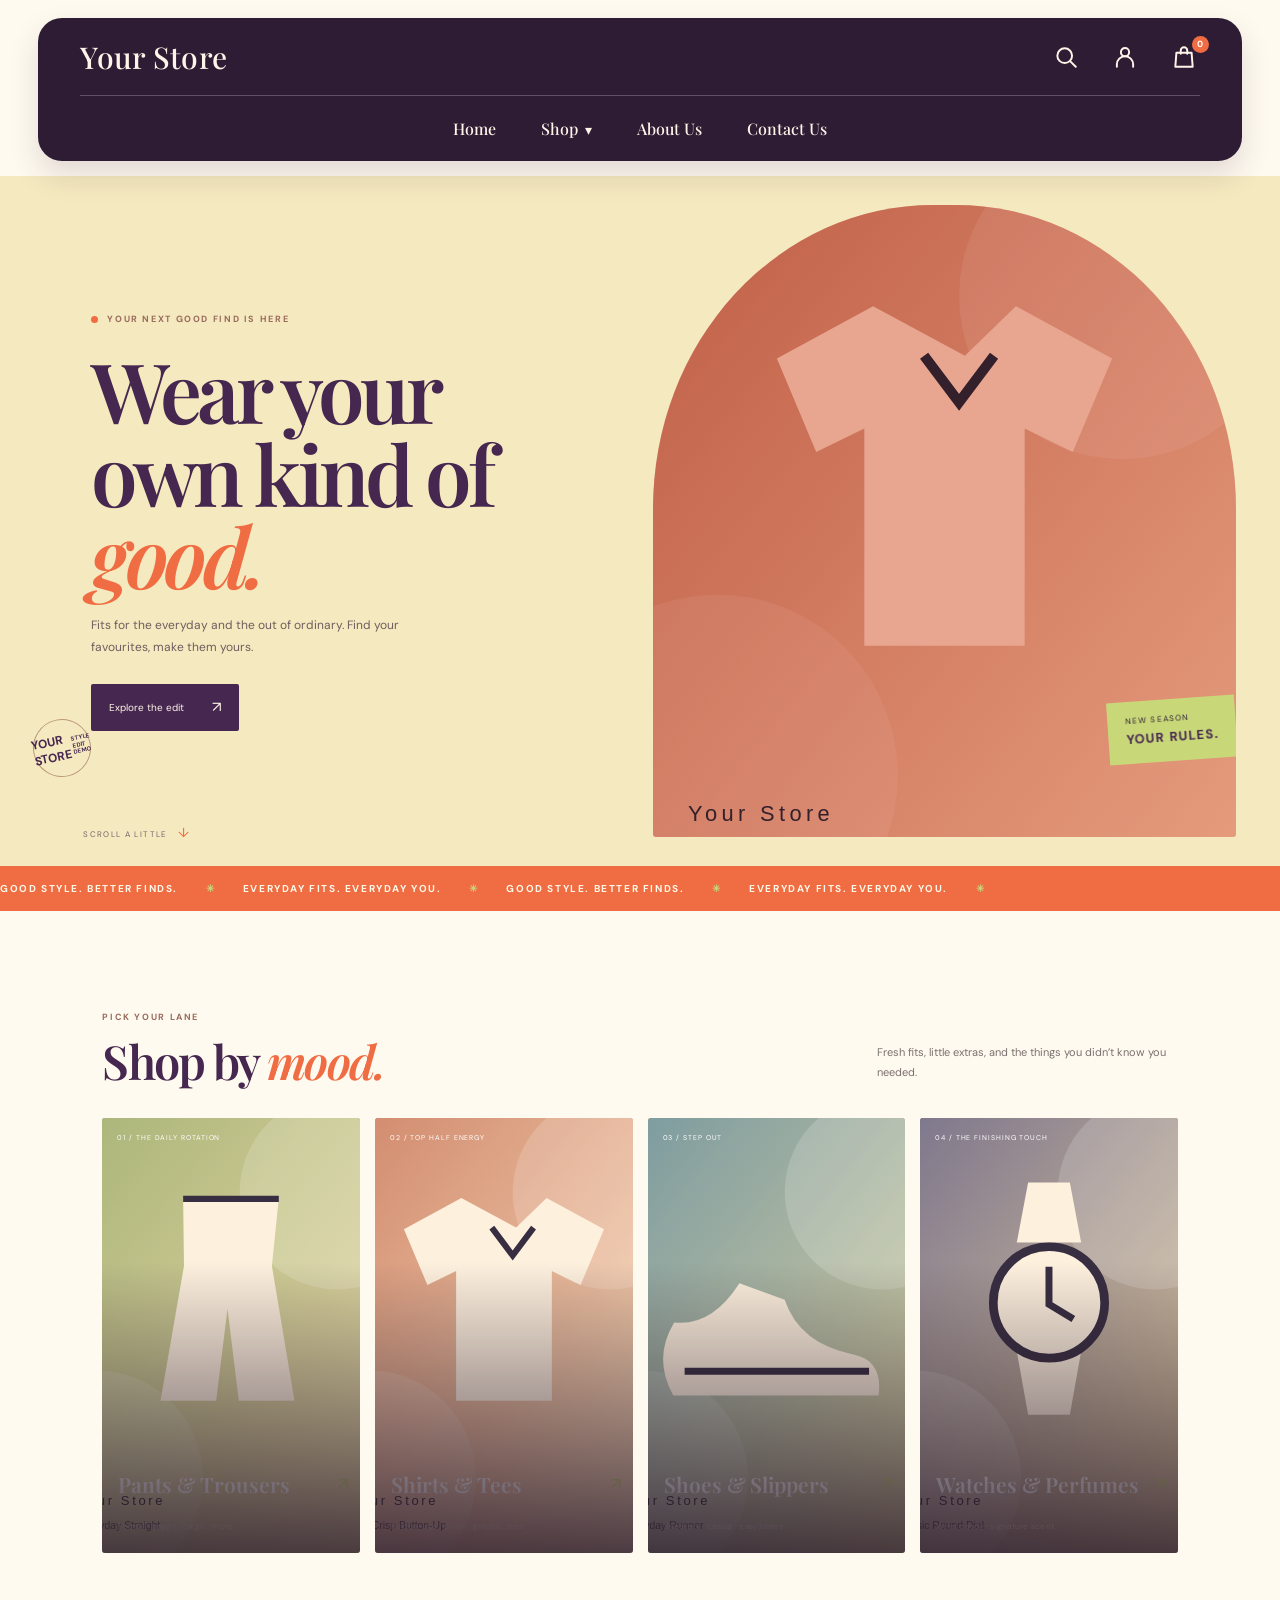
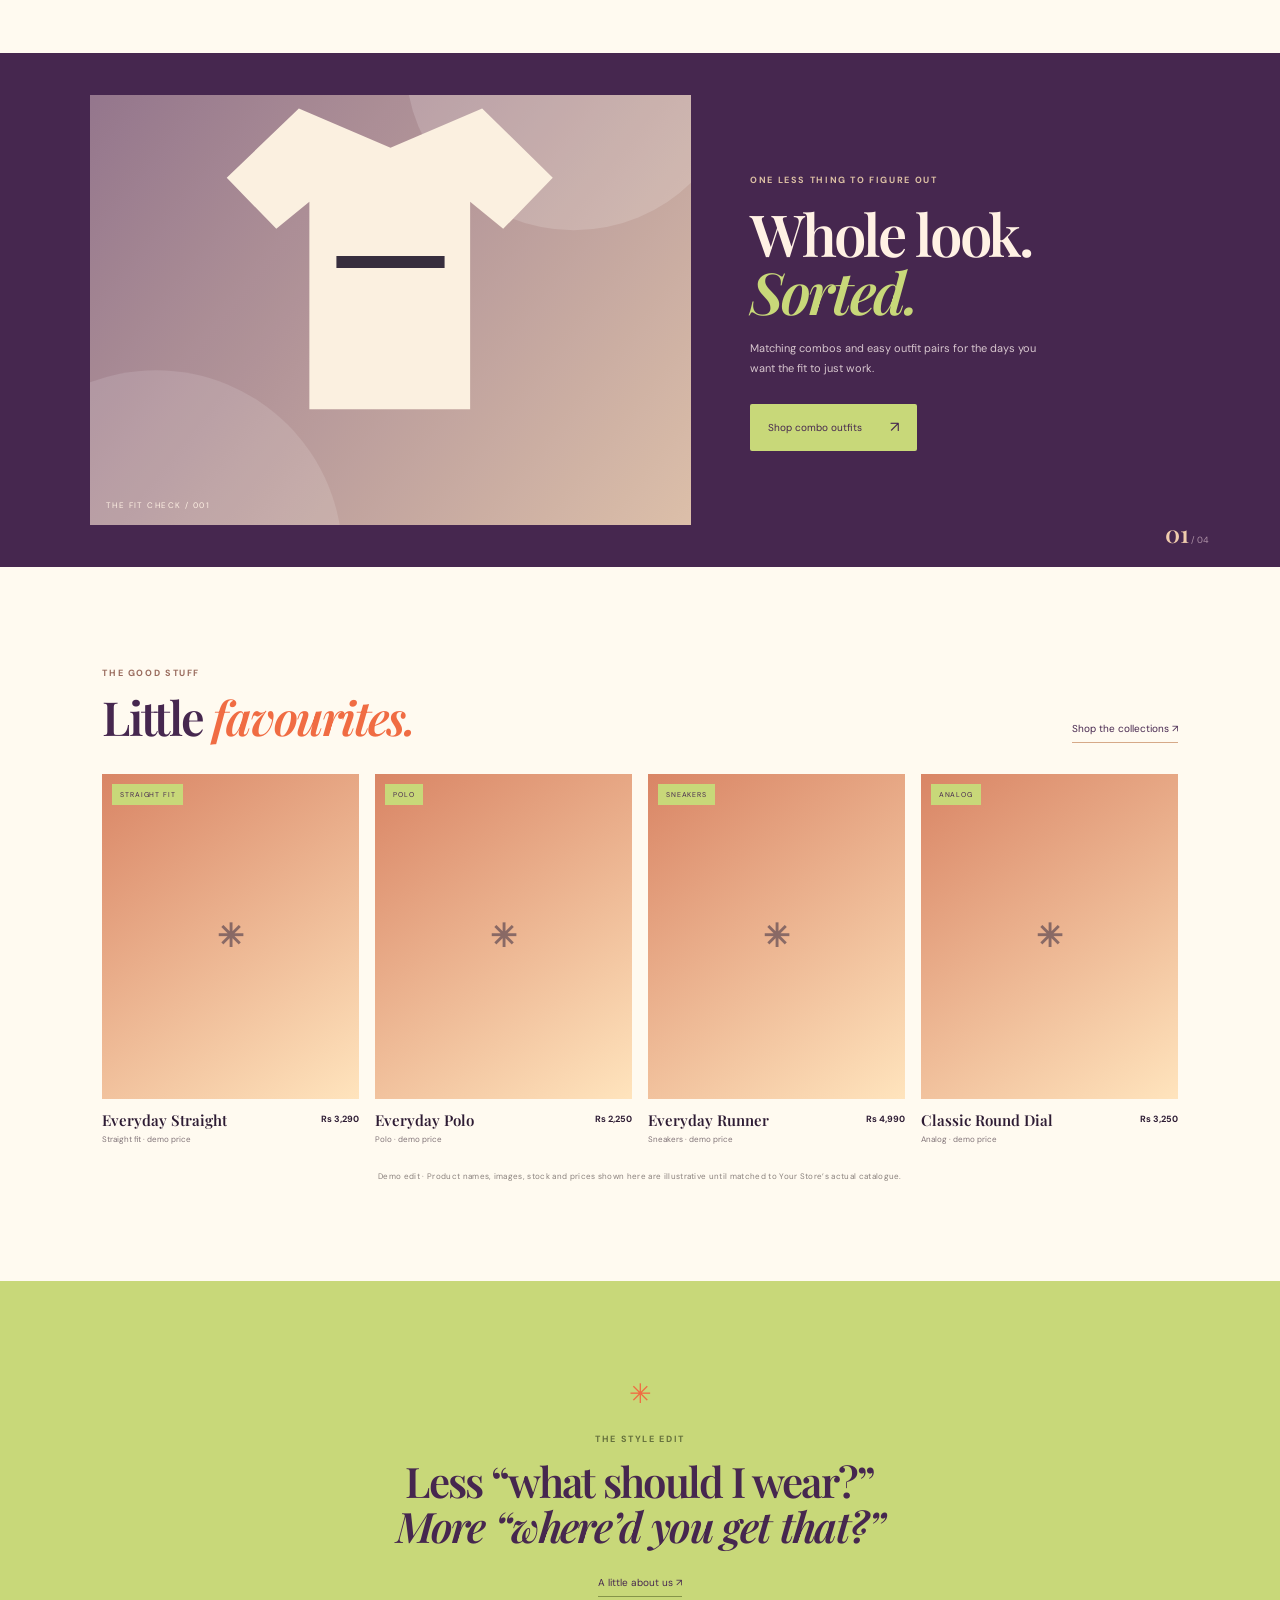
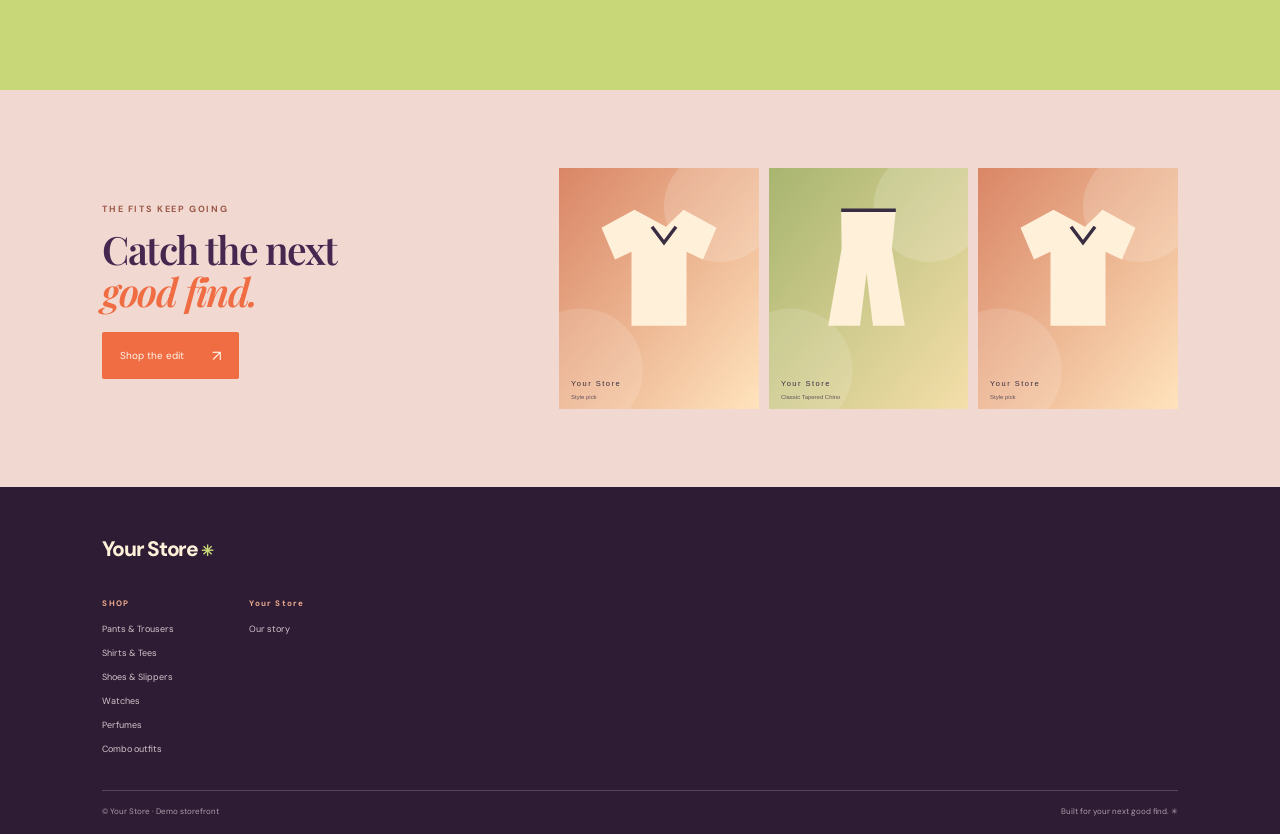
<file: index.html>
<!doctype html>
<html lang="en">
<head>
  <meta charset="UTF-8"><meta name="viewport" content="width=device-width, initial-scale=1.0"><meta name="theme-color" content="#f5e9bf">
  <meta name="description" content="Your Store — standout everyday finds across clothing, shoes, watches and fragrance.">
  <title>Your Store — Wear your own kind of good</title>
  <link rel="preconnect" href="https://fonts.googleapis.com"><link rel="preconnect" href="https://fonts.gstatic.com" crossorigin>
  <link href="https://fonts.googleapis.com/css2?family=DM+Sans:wght@400;500;600;700;800&family=Playfair+Display:ital,wght@0,600;0,700;1,600;1,700&display=swap" rel="stylesheet"><link rel="stylesheet" href="styles.css">
</head>
<body>
  <div class="topline"><span>GOOD FINDS, GOOD MOOD.</span><span class="topline-dot">✳</span><span>THE EDIT</span></div>
  <header class="site-header"><button class="menu-toggle" aria-label="Open navigation">☰</button><a href="index.html" class="logo">Your Store<i>✳</i></a><nav class="main-nav"><a href="index.html" class="nav-active">Home</a><a href="pants.html">Pants & Trousers</a><a href="shirts.html">Shirts</a><a href="shoes.html">Shoes</a><a href="more.html">More finds <span>⌄</span></a></nav><div class="header-right"><button class="bag-open" aria-label="Open bag">Bag <b class="bag-count">0</b></button></div></header>
  <main>
    <section class="hero"><div class="hero-copy"><span class="kicker"><i></i> YOUR NEXT GOOD FIND IS HERE</span><h1>Wear your<br>own kind of <em>good.</em></h1><p>Fits for the everyday and the out of ordinary. Find your favourites, make them yours.</p><a href="#departments" class="pill-button">Explore the edit <span>↗</span></a><div class="hero-stamp"><b>YOUR STORE</b><span>STYLE<br>EDIT<br>DEMO</span></div></div><div class="hero-visual"><img src="https://images.unsplash.com/photo-1523398002811-999ca8dec234?auto=format&fit=crop&w=1200&q=88" alt="Colorful streetwear style"/><div class="image-caption">NEW SEASON<br><strong>YOUR RULES.</strong></div><span class="scribble">✳</span></div><div class="hero-scroll">SCROLL A LITTLE <span>↓</span></div></section>
    <div class="ticker" aria-label="Your Store collections"><div>GOOD STYLE. BETTER FINDS. <i>✳</i> EVERYDAY FITS. EVERYDAY YOU. <i>✳</i> GOOD STYLE. BETTER FINDS. <i>✳</i> EVERYDAY FITS. EVERYDAY YOU. <i>✳</i></div></div>
    <section class="departments section-pad" id="departments"><div class="section-top"><div><span class="kicker">PICK YOUR LANE</span><h2>Shop by <em>mood.</em></h2></div><p>Fresh fits, little extras, and the things you didn’t know you needed.</p></div><div class="category-grid">
      <a class="category-card cat-pants" href="pants.html"><img src="https://images.unsplash.com/photo-1542272604-787c3835535d?auto=format&fit=crop&w=900&q=85" alt="Jeans and trousers"/><span class="cat-index">01 / THE DAILY ROTATION</span><span class="cat-name">Pants & Trousers <b>↗</b></span><span class="cat-count">Formal · baggy · cargo · more</span></a>
      <a class="category-card cat-shirts" href="shirts.html"><img src="https://images.unsplash.com/photo-1598033129183-c4f50c736f10?auto=format&fit=crop&w=900&q=85" alt="Shirts and t-shirts"/><span class="cat-index">02 / TOP HALF ENERGY</span><span class="cat-name">Shirts & Tees <b>↗</b></span><span class="cat-count">Button-ups · polos · graphic tees</span></a>
      <a class="category-card cat-shoes" href="shoes.html"><img src="https://images.unsplash.com/photo-1542291026-7eec264c27ff?auto=format&fit=crop&w=900&q=85" alt="Statement sneakers"/><span class="cat-index">03 / STEP OUT</span><span class="cat-name">Shoes & Slippers <b>↗</b></span><span class="cat-count">Sneakers · casual · easy slides</span></a>
      <a class="category-card cat-more" href="more.html"><img src="https://images.unsplash.com/photo-1524805444758-089113d48a6d?auto=format&fit=crop&w=900&q=85" alt="Classic wristwatch"/><span class="cat-index">04 / THE FINISHING TOUCH</span><span class="cat-name">Watches & Perfumes <b>↗</b></span><span class="cat-count">Wrist candy · signature scent</span></a>
    </div></section>
    <section class="outfit-feature"><div class="outfit-image"><img src="https://images.unsplash.com/photo-1617137968427-85924c800a22?auto=format&fit=crop&w=1100&q=88" alt="A coordinated outfit idea"/><span>THE FIT CHECK / 001</span></div><div class="outfit-copy"><span class="kicker">ONE LESS THING TO FIGURE OUT</span><h2>Whole look.<br><em>Sorted.</em></h2><p>Matching combos and easy outfit pairs for the days you want the fit to just work.</p><a href="combos.html" class="pill-button">Shop combo outfits <span>↗</span></a><div class="outfit-number">01<span> / 04</span></div></div></section>
    <section class="popular section-pad"><div class="section-top"><div><span class="kicker">THE GOOD STUFF</span><h2>Little <em>favourites.</em></h2></div><a class="underlink" href="pants.html">Shop the collections ↗</a></div><div class="home-products" id="home-products"></div><p class="demo-disclaimer">Demo edit · Product names, images, stock and prices shown here are illustrative until matched to Your Store’s actual catalogue.</p></section>
    <section class="brand-note"><span class="brand-star">✳</span><span class="kicker">THE STYLE EDIT</span><h2>Less “what should I wear?”<br><em>More “where’d you get that?”</em></h2><a class="underlink" href="about.html">A little about us ↗</a></section>
    <section class="social-strip"><div><span class="kicker">THE FITS KEEP GOING</span><h2>Catch the next<br><em>good find.</em></h2><a href="pants.html" class="pill-button">Shop the edit <span>↗</span></a></div><div class="social-pics"><img src="https://images.unsplash.com/photo-1529139574466-a303027c1d8b?auto=format&fit=crop&w=440&q=82" alt="Style inspiration"/><img src="https://images.unsplash.com/photo-1515886657613-9f3515b0c78f?auto=format&fit=crop&w=440&q=82" alt="Everyday outfit"/><img src="https://images.unsplash.com/photo-1539109136881-3be0616acf4b?auto=format&fit=crop&w=440&q=82" alt="Weekend look"/></div></section>
  </main>
  <footer class="footer"><a href="index.html" class="logo">Your Store<i>✳</i></a><div class="footer-links"><div><b>SHOP</b><a href="pants.html">Pants & Trousers</a><a href="shirts.html">Shirts & Tees</a><a href="shoes.html">Shoes & Slippers</a><a href="watches.html">Watches</a><a href="perfumes.html">Perfumes</a><a href="combos.html">Combo outfits</a></div><div><b>Your Store</b><a href="about.html">Our story</a></div></div><div class="footer-bottom"><span>© Your Store · Demo storefront</span><span>Built for your next good find. ✳</span></div></footer>
  <div class="shade" id="shade"></div><aside class="bag-drawer" id="bag-drawer"><div class="drawer-heading"><div><span class="kicker">YOUR PICKS</span><h2>Your bag <small class="bag-count">0</small></h2></div><button class="drawer-close" aria-label="Close bag">×</button></div><div class="drawer-items" id="drawer-items"></div><div class="bag-empty" id="bag-empty"><span>✳</span><h3>Looking for a good fit?</h3><p>Your bag is empty for now.</p><button class="pill-button bag-continue">Browse the edit <span>↗</span></button></div><div class="drawer-bottom" id="drawer-bottom"><p><span>Subtotal</span><b id="bag-subtotal">Rs 0</b></p><small>Demo checkout · order handling is not connected yet.</small><button class="pill-button checkout">Continue <span>↗</span></button></div></aside><div class="toast" id="toast"></div>
  <script src="app.js"></script>
</body></html>
</file>
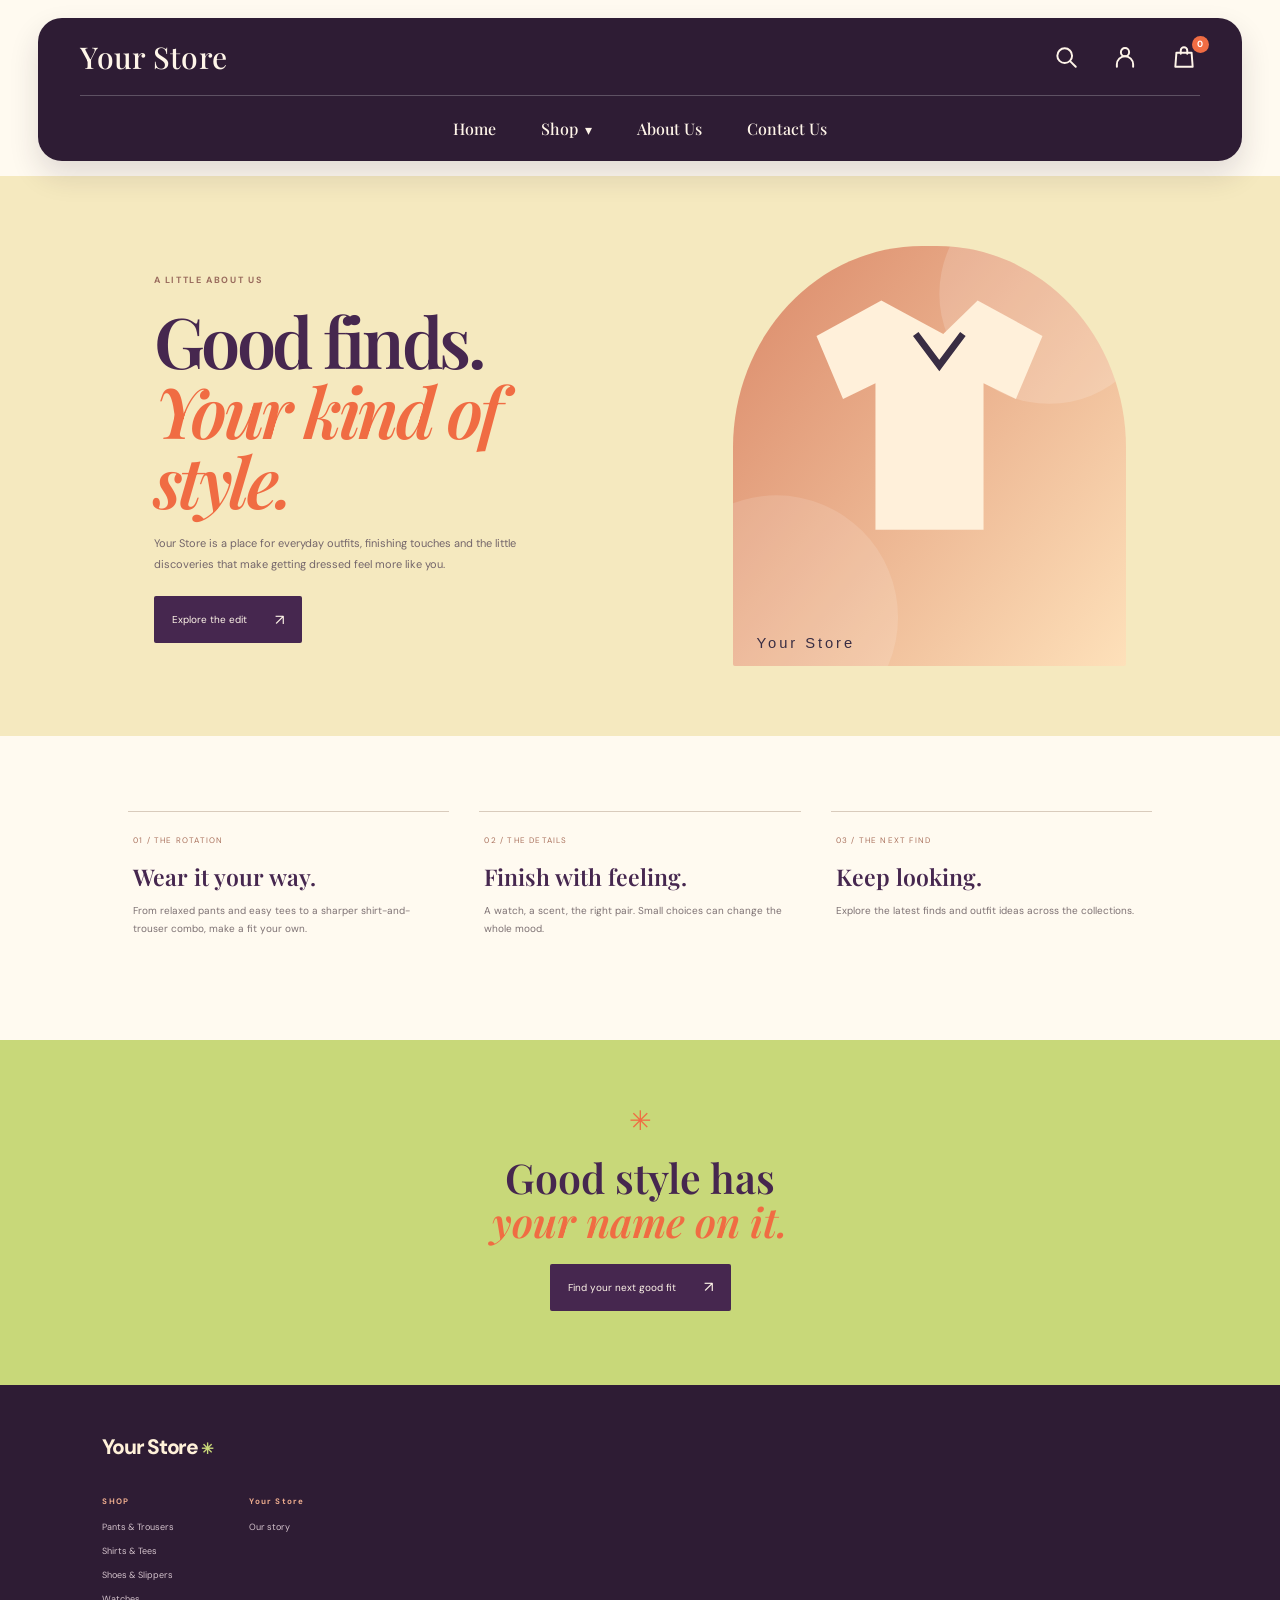
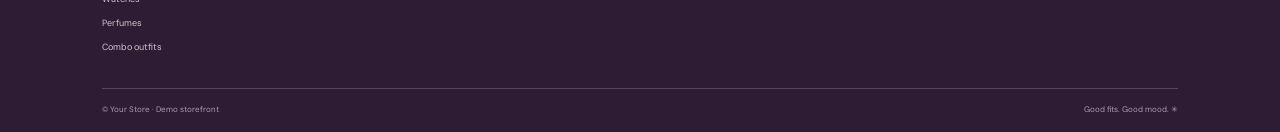
<file: about.html>
﻿<!doctype html><html lang="en"><head><meta charset="UTF-8"><meta name="viewport" content="width=device-width,initial-scale=1"><meta name="theme-color" content="#f5e9bf"><title>About Your Store</title><link rel="preconnect" href="https://fonts.googleapis.com"><link rel="preconnect" href="https://fonts.gstatic.com" crossorigin><link href="https://fonts.googleapis.com/css2?family=DM+Sans:wght@400;500;600;700;800&family=Playfair+Display:ital,wght@0,600;0,700;1,600;1,700&display=swap" rel="stylesheet"><link rel="stylesheet" href="styles.css"></head><body><header class="site-header"><div class="header-top"><button class="menu-toggle" aria-label="Open navigation"><span></span><span></span><span></span></button><a href="index.html" class="logo">Your Store</a><div class="header-icons"><button class="search-toggle" aria-label="Search"><svg viewBox="0 0 24 24"><circle cx="10.8" cy="10.8" r="6.8"></circle><path d="m16 16 5 5"></path></svg></button><a class="account-icon" href="about.html" aria-label="About us"><svg viewBox="0 0 24 24"><circle cx="12" cy="7.5" r="3.8"></circle><path d="M4.5 21v-2.2a7.5 7.5 0 0 1 15 0V21"></path></svg></a><button class="bag-open" aria-label="Open bag"><svg viewBox="0 0 24 24"><path d="M5 8h14l1 13H4L5 8Z"></path><path d="M9 9V6a3 3 0 0 1 6 0v3"></path></svg><b class="bag-count">0</b></button></div></div><nav class="main-nav" aria-label="Main navigation"><a href="index.html">Home</a><div class="shop-menu"><button class="shop-toggle" aria-expanded="false">Shop <span>▾</span></button><div class="shop-dropdown"><span class="dropdown-title">SHOP THE EDIT</span><a href="shirts.html">Shirts &amp; T-shirts</a><a href="pants.html">Pants &amp; Trousers</a><a href="shoes.html">Shoes</a><a href="slippers.html">Slippers</a><a href="watches.html">Watches</a><a href="perfumes.html">Perfumes</a><a href="combos.html">Combos</a><a href="new-arrivals.html">New Arrivals</a></div></div><a href="about.html">About Us</a><a href="contact.html">Contact Us</a></nav><form class="nav-search"><input type="search" name="q" placeholder="Search pants, watches, perfumes…" aria-label="Search products"><button type="submit">Search ↗</button></form></header><main><section class="about-hero"><div><span class="kicker">A LITTLE ABOUT US</span><h1>Good finds.<br><em>Your kind of style.</em></h1><p>Your Store is a place for everyday outfits, finishing touches and the little discoveries that make getting dressed feel more like you.</p><a href="index.html#departments" class="pill-button">Explore the edit <span>↗</span></a></div><img src="https://images.unsplash.com/photo-1529139574466-a303027c1d8b?auto=format&fit=crop&w=1000&q=88" alt="Everyday street style"></section><section class="about-values"><article><span>01 / THE ROTATION</span><h2>Wear it your way.</h2><p>From relaxed pants and easy tees to a sharper shirt-and-trouser combo, make a fit your own.</p></article><article><span>02 / THE DETAILS</span><h2>Finish with feeling.</h2><p>A watch, a scent, the right pair. Small choices can change the whole mood.</p></article><article><span>03 / THE NEXT FIND</span><h2>Keep looking.</h2><p>Explore the latest finds and outfit ideas across the collections.</p></article></section><section class="about-note"><span class="brand-star">✳</span><h2>Good style has<br><em>your name on it.</em></h2><a class="pill-button" href="index.html#departments">Find your next good fit <span>↗</span></a></section></main><footer class="footer"><a href="index.html" class="logo">Your Store<i>✳</i></a><div class="footer-links"><div><b>SHOP</b><a href="pants.html">Pants & Trousers</a><a href="shirts.html">Shirts & Tees</a><a href="shoes.html">Shoes & Slippers</a><a href="watches.html">Watches</a><a href="perfumes.html">Perfumes</a><a href="combos.html">Combo outfits</a></div><div><b>Your Store</b><a href="about.html">Our story</a></div></div><div class="footer-bottom"><span>© Your Store · Demo storefront</span><span>Good fits. Good mood. ✳</span></div></footer><div class="shade" id="shade"></div><aside class="bag-drawer" id="bag-drawer"><div class="drawer-heading"><div><span class="kicker">YOUR PICKS</span><h2>Your bag <small class="bag-count">0</small></h2></div><button class="drawer-close">×</button></div><div class="drawer-items" id="drawer-items"></div><div class="bag-empty" id="bag-empty"><span>✳</span><h3>Looking for a good fit?</h3><p>Your bag is empty for now.</p><a class="pill-button" href="index.html#departments">Browse the edit <span>↗</span></a></div><div class="drawer-bottom" id="drawer-bottom"><p><span>Subtotal</span><b id="bag-subtotal">Rs 0</b></p><small>Demo checkout · order handling is not connected yet.</small><button class="pill-button checkout">Continue <span>↗</span></button></div></aside><div class="toast" id="toast"></div><script src="app.js"></script></body></html>
</file>
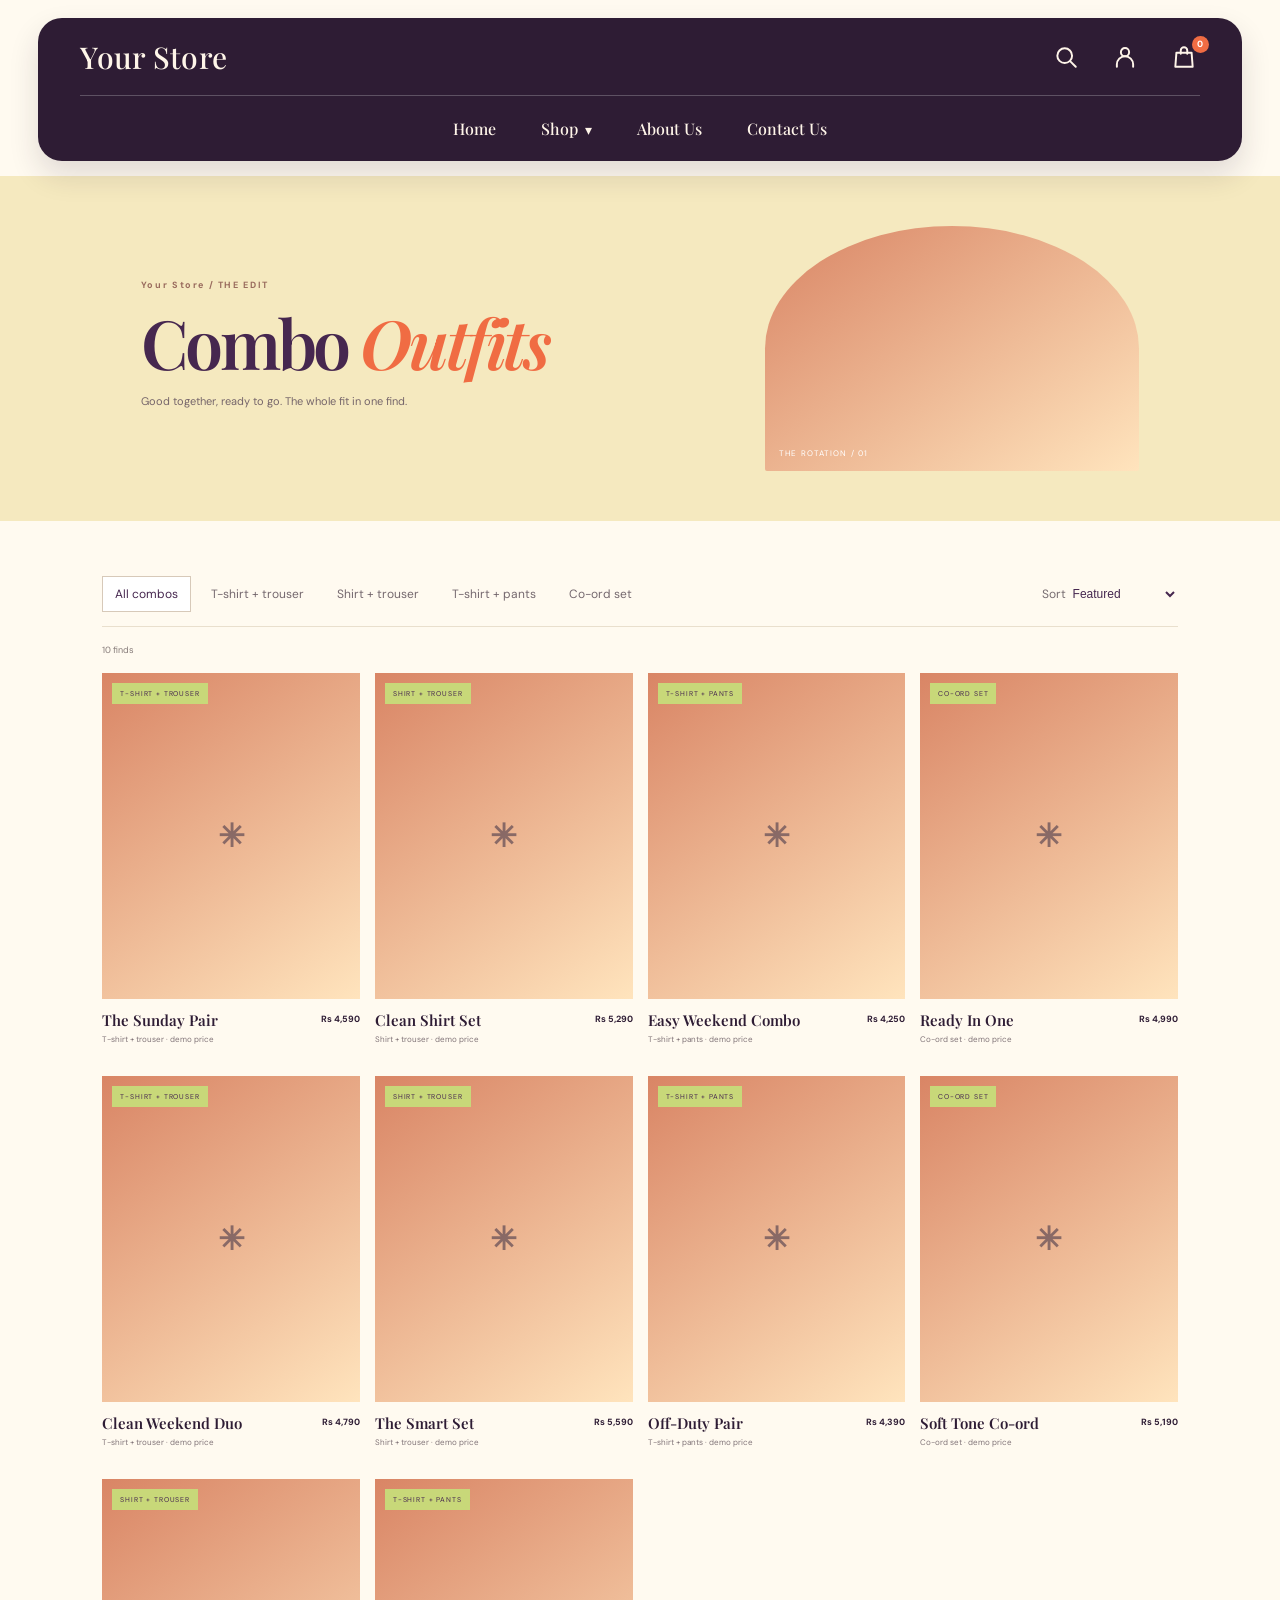
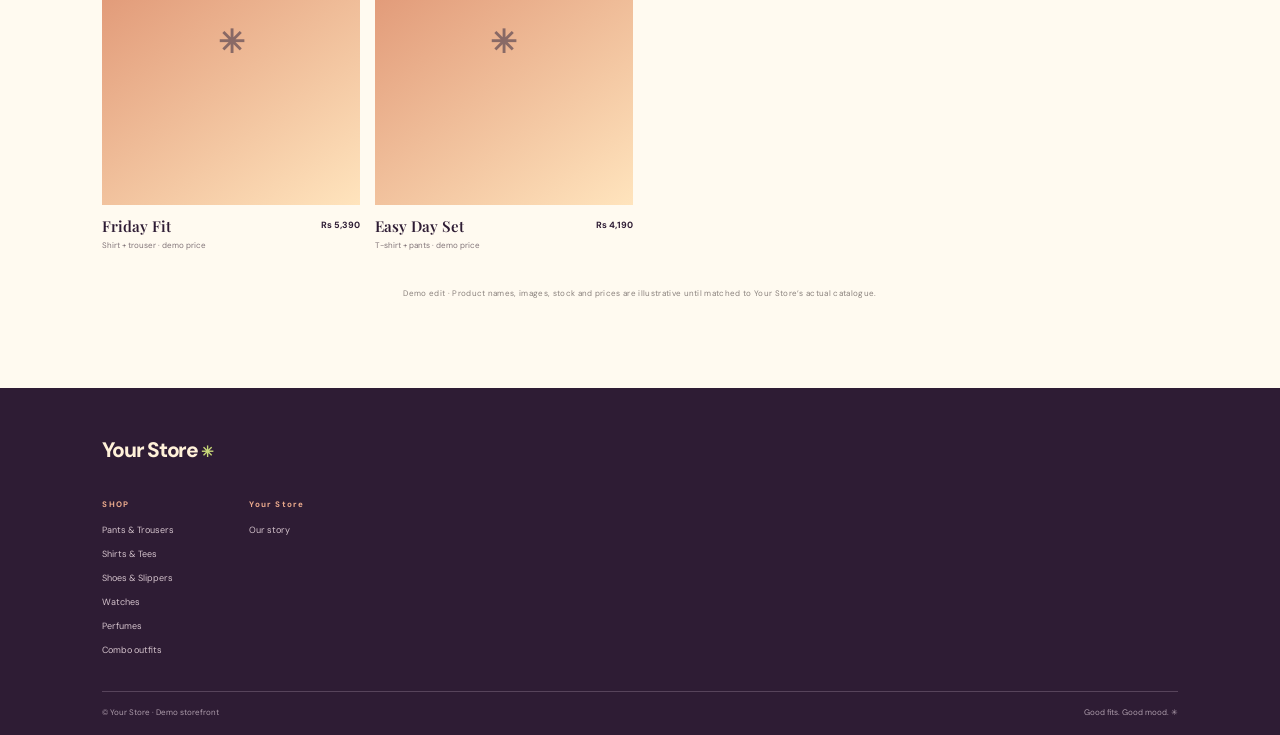
<file: combos.html>
﻿<!doctype html><html lang="en"><head><meta charset="UTF-8"><meta name="viewport" content="width=device-width,initial-scale=1"><meta name="theme-color" content="#f5e9bf"><title>Combo Outfits — Your Store</title><link rel="preconnect" href="https://fonts.googleapis.com"><link rel="preconnect" href="https://fonts.gstatic.com" crossorigin><link href="https://fonts.googleapis.com/css2?family=DM+Sans:wght@400;500;600;700;800&family=Playfair+Display:ital,wght@0,600;0,700;1,600;1,700&display=swap" rel="stylesheet"><link rel="stylesheet" href="styles.css"></head><body data-collection="combos">
<header class="site-header"><div class="header-top"><button class="menu-toggle" aria-label="Open navigation"><span></span><span></span><span></span></button><a href="index.html" class="logo">Your Store</a><div class="header-icons"><button class="search-toggle" aria-label="Search"><svg viewBox="0 0 24 24"><circle cx="10.8" cy="10.8" r="6.8"></circle><path d="m16 16 5 5"></path></svg></button><a class="account-icon" href="about.html" aria-label="About us"><svg viewBox="0 0 24 24"><circle cx="12" cy="7.5" r="3.8"></circle><path d="M4.5 21v-2.2a7.5 7.5 0 0 1 15 0V21"></path></svg></a><button class="bag-open" aria-label="Open bag"><svg viewBox="0 0 24 24"><path d="M5 8h14l1 13H4L5 8Z"></path><path d="M9 9V6a3 3 0 0 1 6 0v3"></path></svg><b class="bag-count">0</b></button></div></div><nav class="main-nav" aria-label="Main navigation"><a href="index.html">Home</a><div class="shop-menu"><button class="shop-toggle" aria-expanded="false">Shop <span>▾</span></button><div class="shop-dropdown"><span class="dropdown-title">SHOP THE EDIT</span><a href="shirts.html">Shirts &amp; T-shirts</a><a href="pants.html">Pants &amp; Trousers</a><a href="shoes.html">Shoes</a><a href="slippers.html">Slippers</a><a href="watches.html">Watches</a><a href="perfumes.html">Perfumes</a><a href="combos.html">Combos</a><a href="new-arrivals.html">New Arrivals</a></div></div><a href="about.html">About Us</a><a href="contact.html">Contact Us</a></nav><form class="nav-search"><input type="search" name="q" placeholder="Search pants, watches, perfumes…" aria-label="Search products"><button type="submit">Search ↗</button></form></header>
<main><section class="collection-banner"><div class="collection-banner-copy" id="collection-heading"></div><div class="collection-banner-art"><img src="https://images.unsplash.com/photo-1542272604-787c3835535d?auto=format&fit=crop&w=900&q=85" alt="Pants collection"><span>THE ROTATION / 01</span></div></section><section class="collection-shop"><div class="collection-tools"><div class="type-chips" id="collection-types"></div><label>Sort <select id="collection-sort"><option value="featured">Featured</option><option value="low">Price low to high</option><option value="high">Price high to low</option></select></label></div><div class="result-count" id="result-count"></div><div class="collection-products" id="collection-products"></div><div id="no-results" hidden class="collection-empty">Nothing in this fit just yet ✳</div><p class="demo-disclaimer">Demo edit · Product names, images, stock and prices are illustrative until matched to Your Store’s actual catalogue.</p></section></main>
<footer class="footer"><a href="index.html" class="logo">Your Store<i>✳</i></a><div class="footer-links"><div><b>SHOP</b><a href="pants.html">Pants & Trousers</a><a href="shirts.html">Shirts & Tees</a><a href="shoes.html">Shoes & Slippers</a><a href="watches.html">Watches</a><a href="perfumes.html">Perfumes</a><a href="combos.html">Combo outfits</a></div><div><b>Your Store</b><a href="about.html">Our story</a></div></div><div class="footer-bottom"><span>© Your Store · Demo storefront</span><span>Good fits. Good mood. ✳</span></div></footer><div class="shade" id="shade"></div><aside class="bag-drawer" id="bag-drawer"><div class="drawer-heading"><div><span class="kicker">YOUR PICKS</span><h2>Your bag <small class="bag-count">0</small></h2></div><button class="drawer-close" aria-label="Close bag">×</button></div><div class="drawer-items" id="drawer-items"></div><div class="bag-empty" id="bag-empty"><span>✳</span><h3>Looking for a good fit?</h3><p>Your bag is empty for now.</p><button class="pill-button bag-continue">Browse the edit <span>↗</span></button></div><div class="drawer-bottom" id="drawer-bottom"><p><span>Subtotal</span><b id="bag-subtotal">Rs 0</b></p><small>Demo checkout · order handling is not connected yet.</small><button class="pill-button checkout">Continue <span>↗</span></button></div></aside><div class="toast" id="toast"></div><script src="app.js"></script></body></html>
</file>
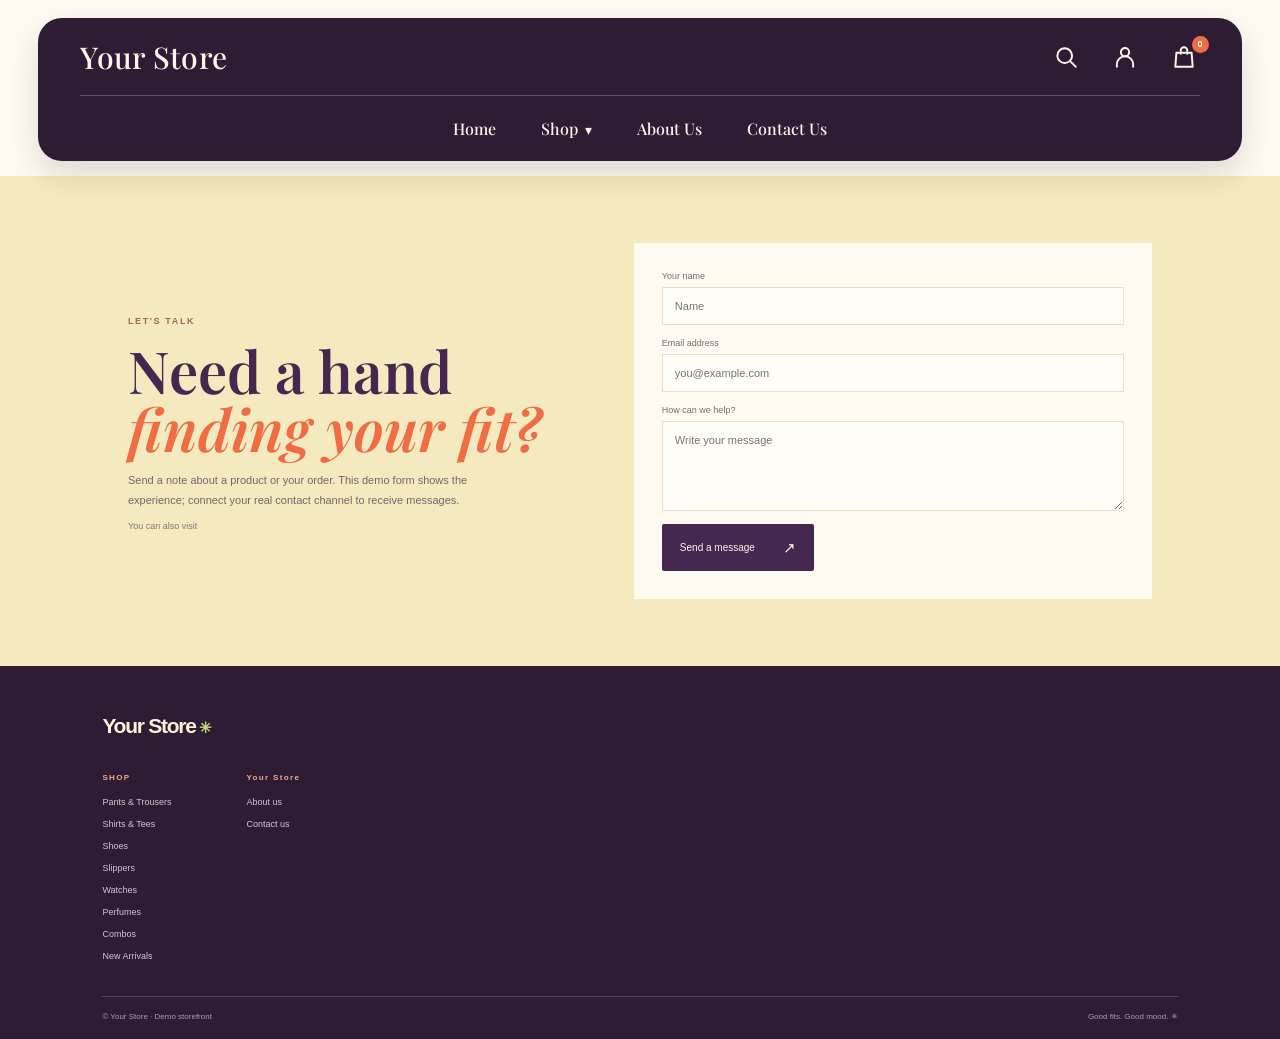
<file: contact.html>
﻿<!doctype html><html lang="en"><head><meta charset="UTF-8"><meta name="viewport" content="width=device-width,initial-scale=1"><meta name="theme-color" content="#f5e9bf"><title>Contact Your Store</title><link rel="stylesheet" href="styles.css"></head><body><header class="site-header"><div class="header-top"><button class="menu-toggle" aria-label="Open navigation"><span></span><span></span><span></span></button><a href="index.html" class="logo">Your Store</a><div class="header-icons"><button class="search-toggle" aria-label="Search"><svg viewBox="0 0 24 24"><circle cx="10.8" cy="10.8" r="6.8"></circle><path d="m16 16 5 5"></path></svg></button><a class="account-icon" href="about.html" aria-label="About us"><svg viewBox="0 0 24 24"><circle cx="12" cy="7.5" r="3.8"></circle><path d="M4.5 21v-2.2a7.5 7.5 0 0 1 15 0V21"></path></svg></a><button class="bag-open" aria-label="Open bag"><svg viewBox="0 0 24 24"><path d="M5 8h14l1 13H4L5 8Z"></path><path d="M9 9V6a3 3 0 0 1 6 0v3"></path></svg><b class="bag-count">0</b></button></div></div><nav class="main-nav" aria-label="Main navigation"><a href="index.html">Home</a><div class="shop-menu"><button class="shop-toggle" aria-expanded="false">Shop <span>▾</span></button><div class="shop-dropdown"><span class="dropdown-title">SHOP THE EDIT</span><a href="shirts.html">Shirts &amp; T-shirts</a><a href="pants.html">Pants &amp; Trousers</a><a href="shoes.html">Shoes</a><a href="slippers.html">Slippers</a><a href="watches.html">Watches</a><a href="perfumes.html">Perfumes</a><a href="combos.html">Combos</a><a href="new-arrivals.html">New Arrivals</a></div></div><a href="about.html">About Us</a><a href="contact.html">Contact Us</a></nav><form class="nav-search"><input type="search" name="q" placeholder="Search pants, watches, perfumes…" aria-label="Search products"><button type="submit">Search ↗</button></form></header><main><section class="contact-hero"><div><span class="kicker">LET'S TALK</span><h1>Need a hand<br><em>finding your fit?</em></h1><p>Send a note about a product or your order. This demo form shows the experience; connect your real contact channel to receive messages.</p><div class="contact-note">You can also visit </div></div><form class="contact-card"><label>Your name<input name="name" required placeholder="Name"></label><label>Email address<input name="email" type="email" required placeholder="you@example.com"></label><label>How can we help?<textarea name="message" required placeholder="Write your message"></textarea></label><button class="pill-button" type="submit">Send a message <span>↗</span></button></form></section></main><footer class="footer"><a href="index.html" class="logo">Your Store<i>✳</i></a><div class="footer-links"><div><b>SHOP</b><a href="pants.html">Pants & Trousers</a><a href="shirts.html">Shirts & Tees</a><a href="shoes.html">Shoes</a><a href="slippers.html">Slippers</a><a href="watches.html">Watches</a><a href="perfumes.html">Perfumes</a><a href="combos.html">Combos</a><a href="new-arrivals.html">New Arrivals</a></div><div><b>Your Store</b><a href="about.html">About us</a><a href="contact.html">Contact us</a></div></div><div class="footer-bottom"><span>© Your Store · Demo storefront</span><span>Good fits. Good mood. ✳</span></div></footer><div class="shade" id="shade"></div><aside class="bag-drawer" id="bag-drawer"><div class="drawer-heading"><div><span class="kicker">YOUR PICKS</span><h2>Your bag <small class="bag-count">0</small></h2></div><button class="drawer-close" aria-label="Close bag">×</button></div><div class="drawer-items" id="drawer-items"></div><div class="bag-empty" id="bag-empty"><span>✳</span><h3>Looking for a good fit?</h3><p>Your bag is empty for now.</p><a class="pill-button" href="index.html#departments">Browse the edit <span>↗</span></a></div><div class="drawer-bottom" id="drawer-bottom"><p><span>Subtotal</span><b id="bag-subtotal">Rs 0</b></p><small>Demo checkout · order handling is not connected yet.</small><button class="pill-button checkout">Continue <span>↗</span></button></div></aside><div class="toast" id="toast"></div><script src="app.js"></script></body></html>
</file>
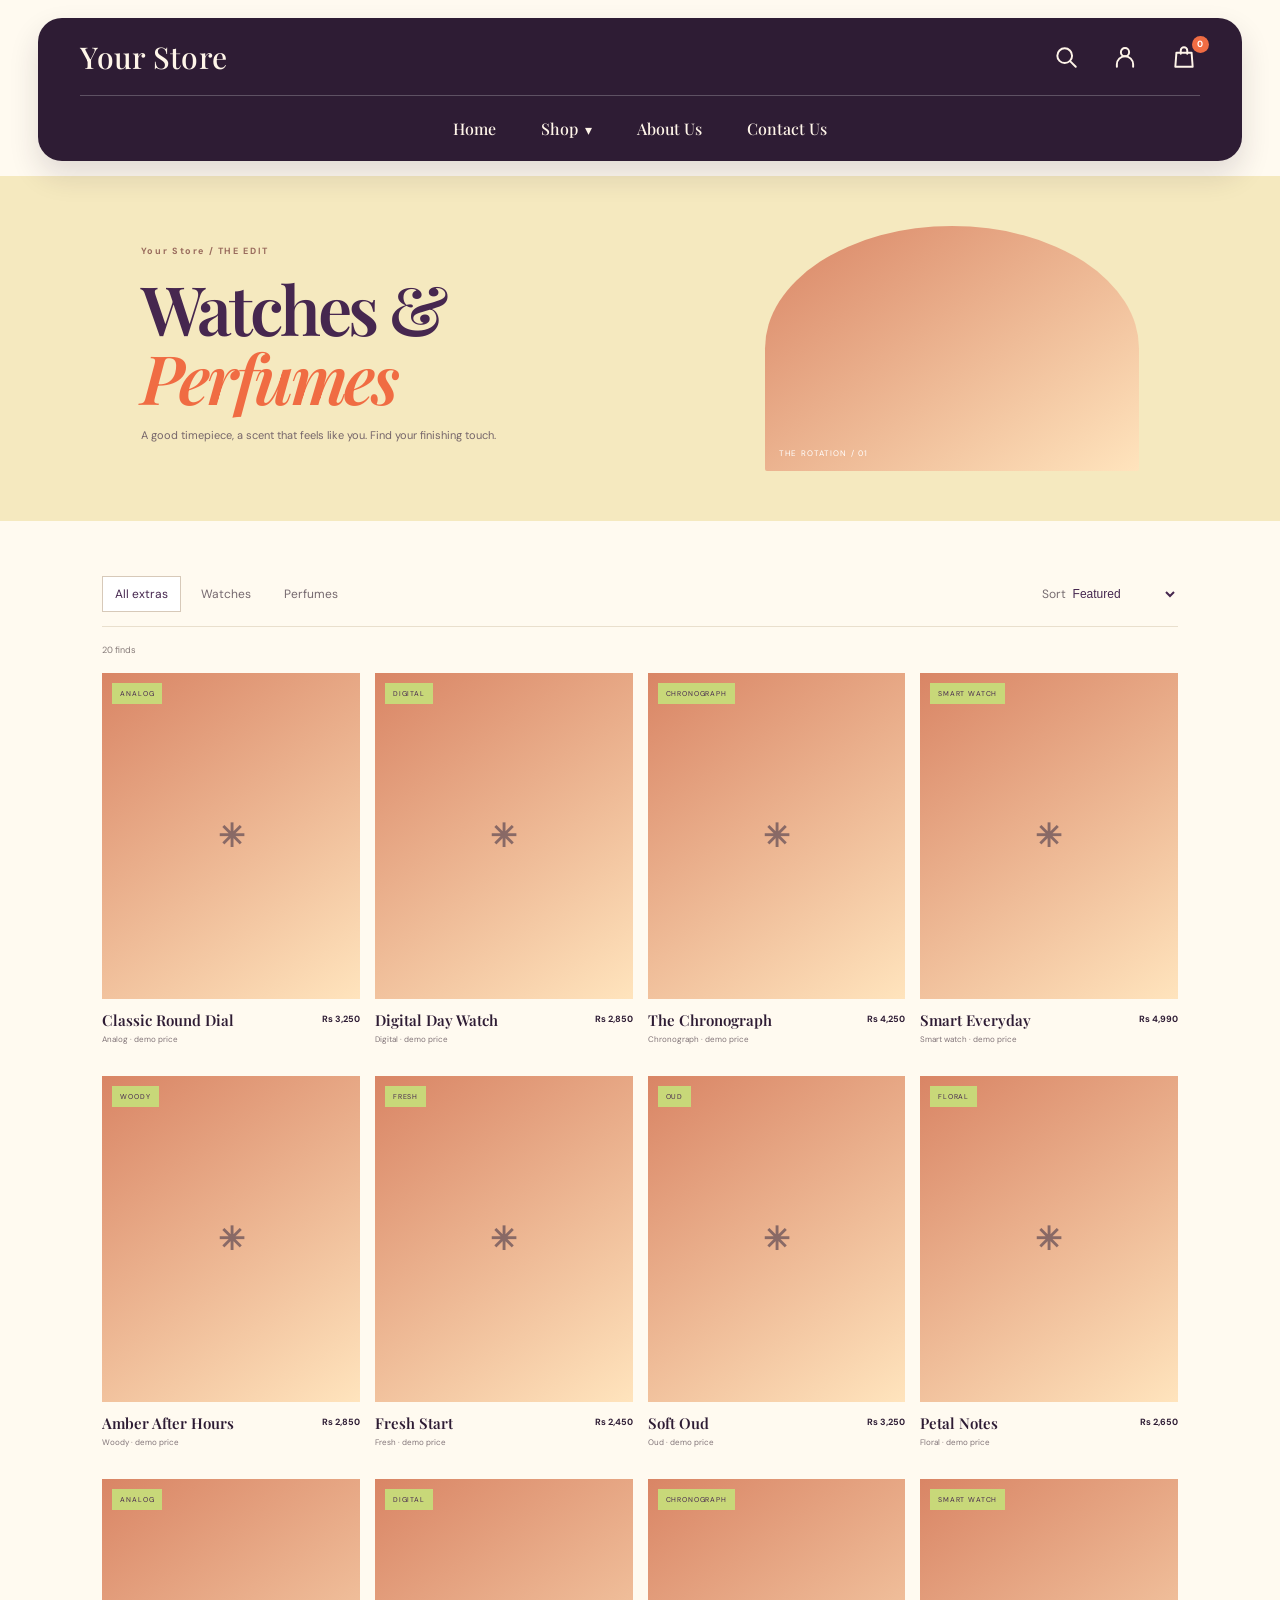
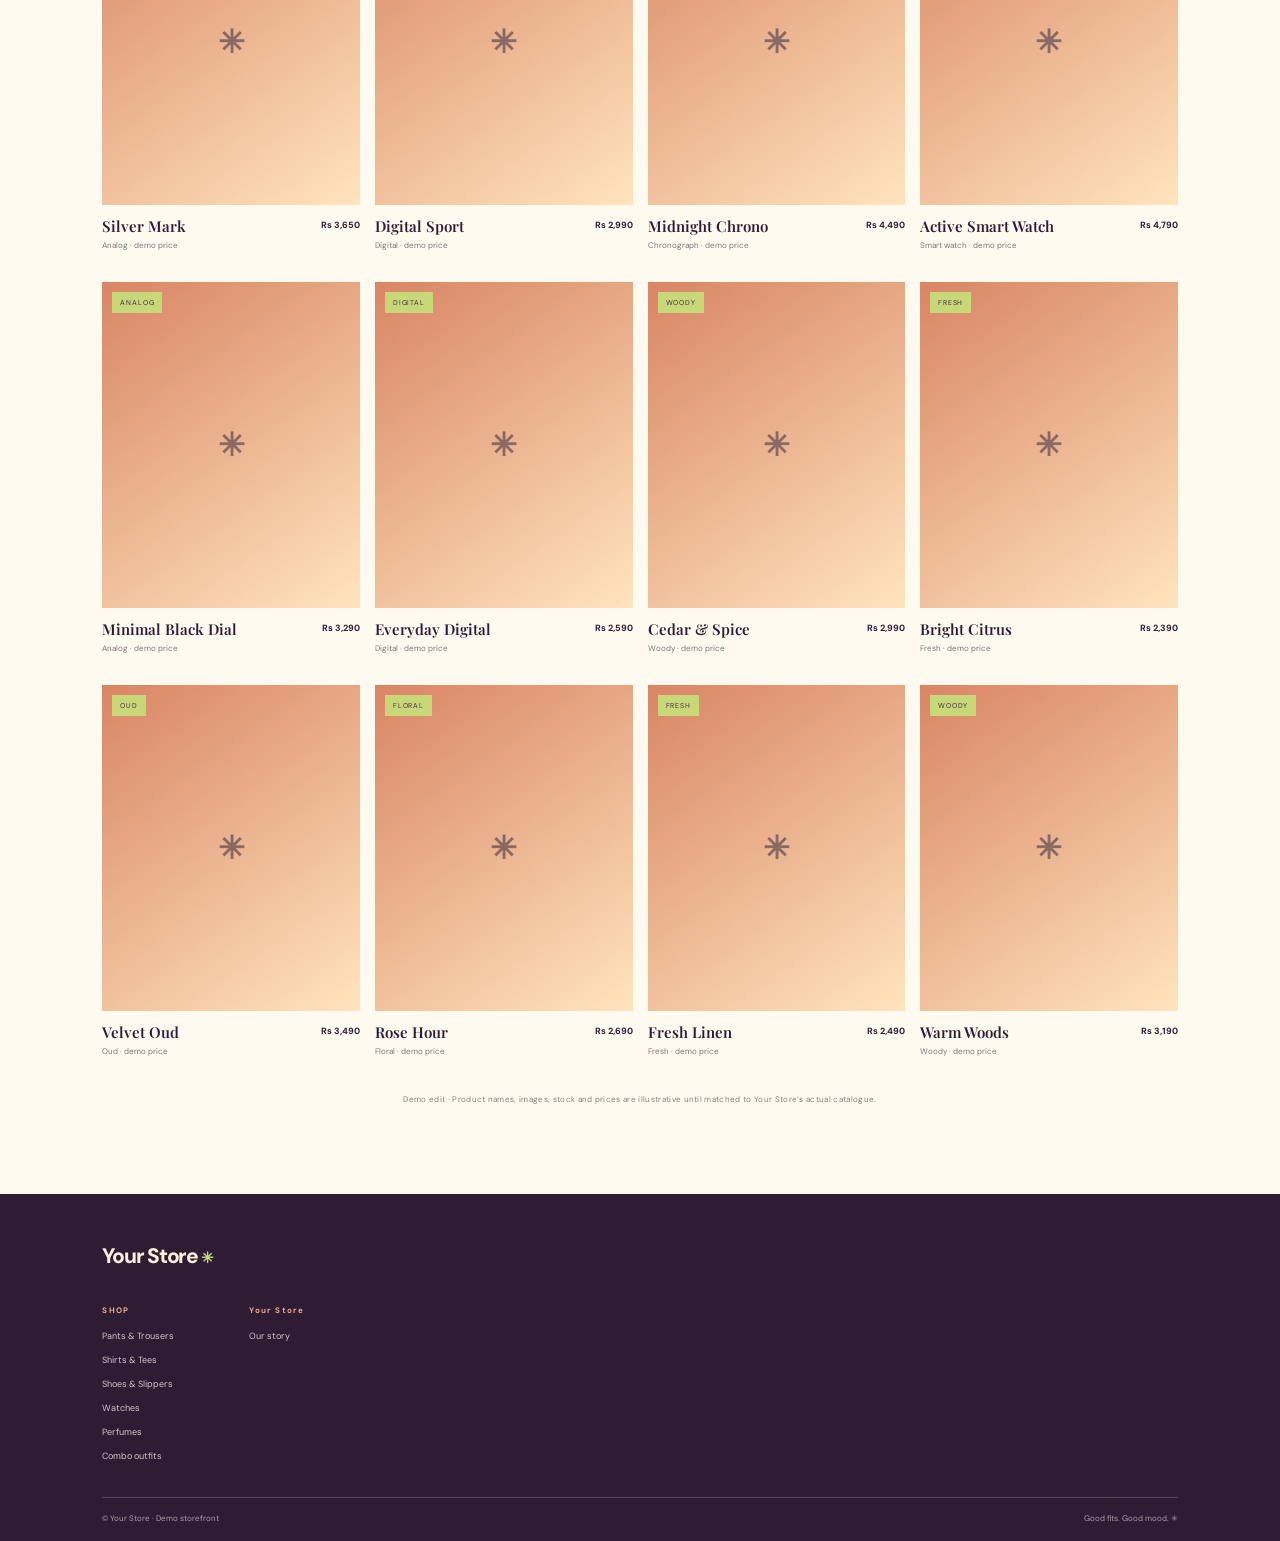
<file: more.html>
﻿<!doctype html><html lang="en"><head><meta charset="UTF-8"><meta name="viewport" content="width=device-width,initial-scale=1"><meta name="theme-color" content="#f5e9bf"><title>New Arrivals — Your Store</title><link rel="preconnect" href="https://fonts.googleapis.com"><link rel="preconnect" href="https://fonts.gstatic.com" crossorigin><link href="https://fonts.googleapis.com/css2?family=DM+Sans:wght@400;500;600;700;800&family=Playfair+Display:ital,wght@0,600;0,700;1,600;1,700&display=swap" rel="stylesheet"><link rel="stylesheet" href="styles.css"></head><body data-collection="more">
<header class="site-header"><div class="header-top"><button class="menu-toggle" aria-label="Open navigation"><span></span><span></span><span></span></button><a href="index.html" class="logo">Your Store</a><div class="header-icons"><button class="search-toggle" aria-label="Search"><svg viewBox="0 0 24 24"><circle cx="10.8" cy="10.8" r="6.8"></circle><path d="m16 16 5 5"></path></svg></button><a class="account-icon" href="about.html" aria-label="About us"><svg viewBox="0 0 24 24"><circle cx="12" cy="7.5" r="3.8"></circle><path d="M4.5 21v-2.2a7.5 7.5 0 0 1 15 0V21"></path></svg></a><button class="bag-open" aria-label="Open bag"><svg viewBox="0 0 24 24"><path d="M5 8h14l1 13H4L5 8Z"></path><path d="M9 9V6a3 3 0 0 1 6 0v3"></path></svg><b class="bag-count">0</b></button></div></div><nav class="main-nav" aria-label="Main navigation"><a href="index.html">Home</a><div class="shop-menu"><button class="shop-toggle" aria-expanded="false">Shop <span>▾</span></button><div class="shop-dropdown"><span class="dropdown-title">SHOP THE EDIT</span><a href="shirts.html">Shirts &amp; T-shirts</a><a href="pants.html">Pants &amp; Trousers</a><a href="shoes.html">Shoes</a><a href="slippers.html">Slippers</a><a href="watches.html">Watches</a><a href="perfumes.html">Perfumes</a><a href="combos.html">Combos</a><a href="new-arrivals.html">New Arrivals</a></div></div><a href="about.html">About Us</a><a href="contact.html">Contact Us</a></nav><form class="nav-search"><input type="search" name="q" placeholder="Search pants, watches, perfumes…" aria-label="Search products"><button type="submit">Search ↗</button></form></header>
<main><section class="collection-banner"><div class="collection-banner-copy" id="collection-heading"></div><div class="collection-banner-art"><img src="https://images.unsplash.com/photo-1542272604-787c3835535d?auto=format&fit=crop&w=900&q=85" alt="Pants collection"><span>THE ROTATION / 01</span></div></section><section class="collection-shop"><div class="collection-tools"><div class="type-chips" id="collection-types"></div><label>Sort <select id="collection-sort"><option value="featured">Featured</option><option value="low">Price low to high</option><option value="high">Price high to low</option></select></label></div><div class="result-count" id="result-count"></div><div class="collection-products" id="collection-products"></div><div id="no-results" hidden class="collection-empty">Nothing in this fit just yet ✳</div><p class="demo-disclaimer">Demo edit · Product names, images, stock and prices are illustrative until matched to Your Store’s actual catalogue.</p></section></main>
<footer class="footer"><a href="index.html" class="logo">Your Store<i>✳</i></a><div class="footer-links"><div><b>SHOP</b><a href="pants.html">Pants & Trousers</a><a href="shirts.html">Shirts & Tees</a><a href="shoes.html">Shoes & Slippers</a><a href="watches.html">Watches</a><a href="perfumes.html">Perfumes</a><a href="combos.html">Combo outfits</a></div><div><b>Your Store</b><a href="about.html">Our story</a></div></div><div class="footer-bottom"><span>© Your Store · Demo storefront</span><span>Good fits. Good mood. ✳</span></div></footer><div class="shade" id="shade"></div><aside class="bag-drawer" id="bag-drawer"><div class="drawer-heading"><div><span class="kicker">YOUR PICKS</span><h2>Your bag <small class="bag-count">0</small></h2></div><button class="drawer-close" aria-label="Close bag">×</button></div><div class="drawer-items" id="drawer-items"></div><div class="bag-empty" id="bag-empty"><span>✳</span><h3>Looking for a good fit?</h3><p>Your bag is empty for now.</p><button class="pill-button bag-continue">Browse the edit <span>↗</span></button></div><div class="drawer-bottom" id="drawer-bottom"><p><span>Subtotal</span><b id="bag-subtotal">Rs 0</b></p><small>Demo checkout · order handling is not connected yet.</small><button class="pill-button checkout">Continue <span>↗</span></button></div></aside><div class="toast" id="toast"></div><script src="app.js"></script></body></html>
</file>
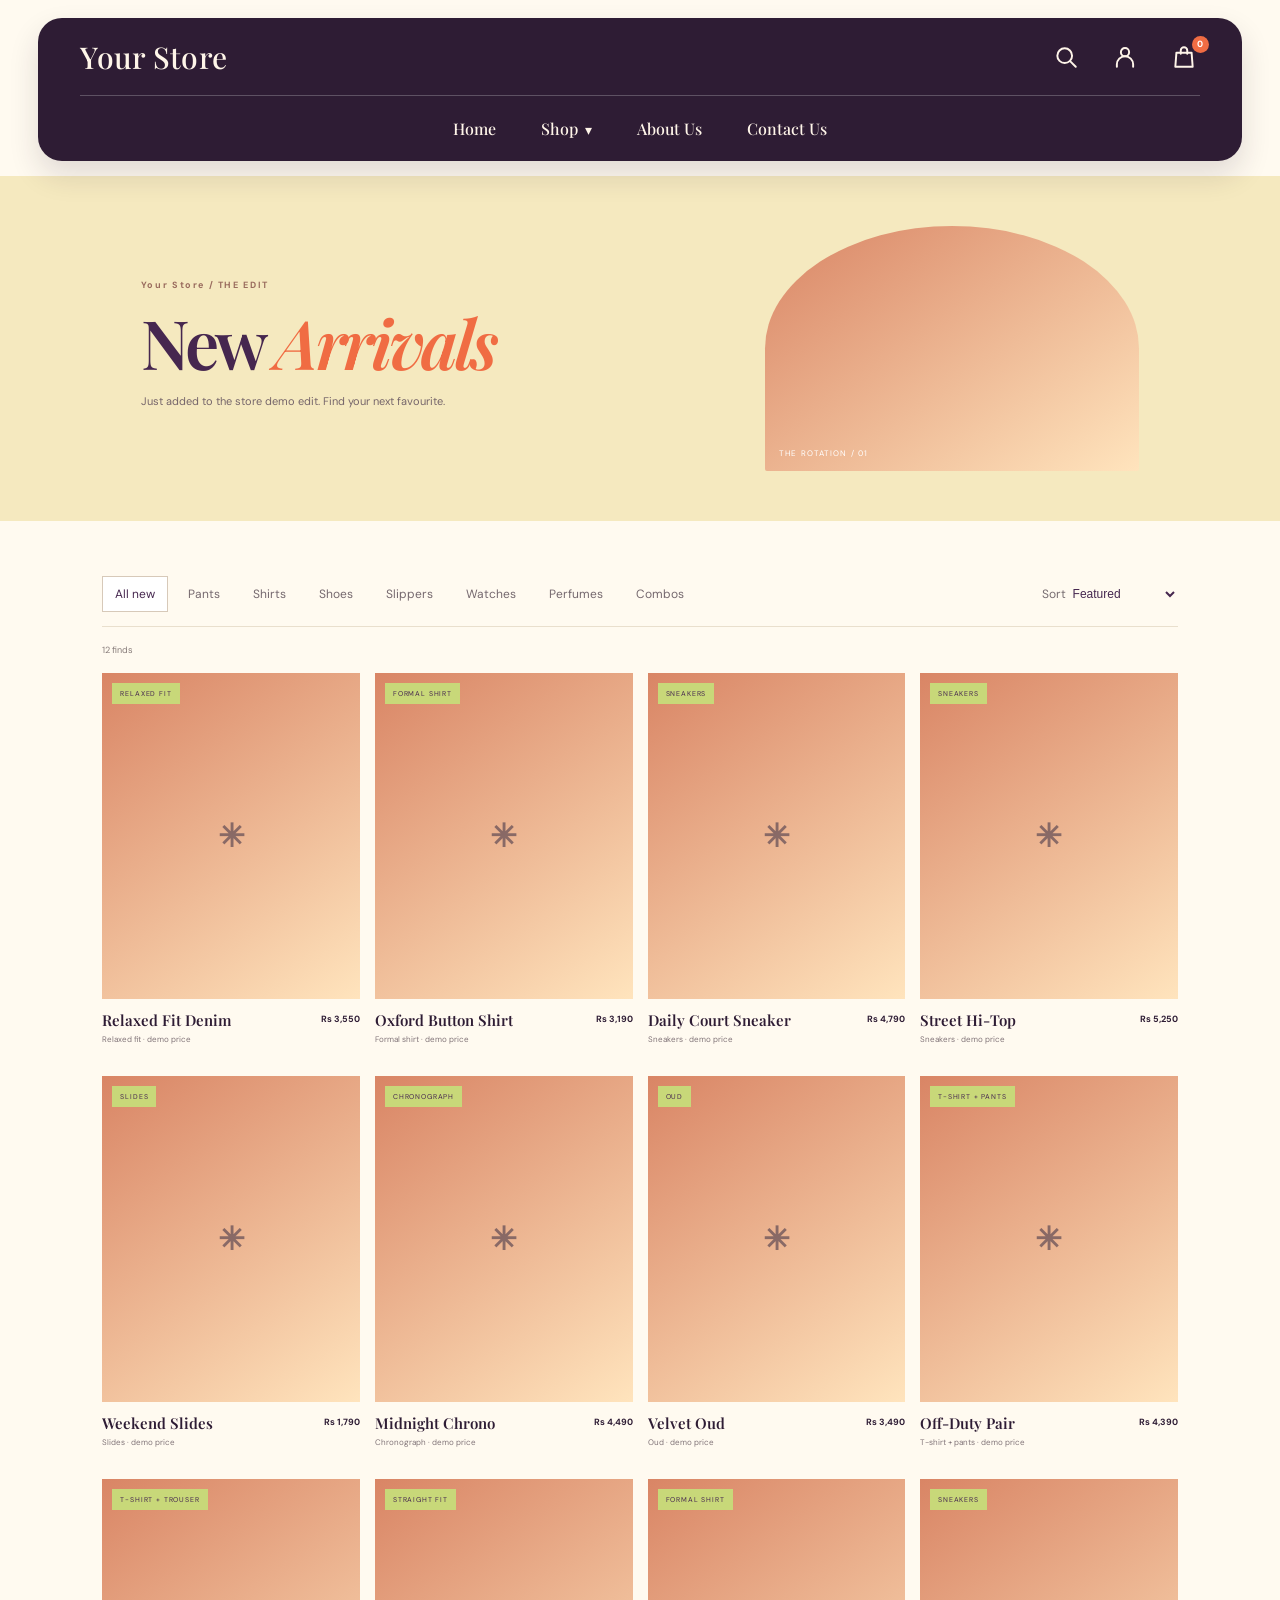
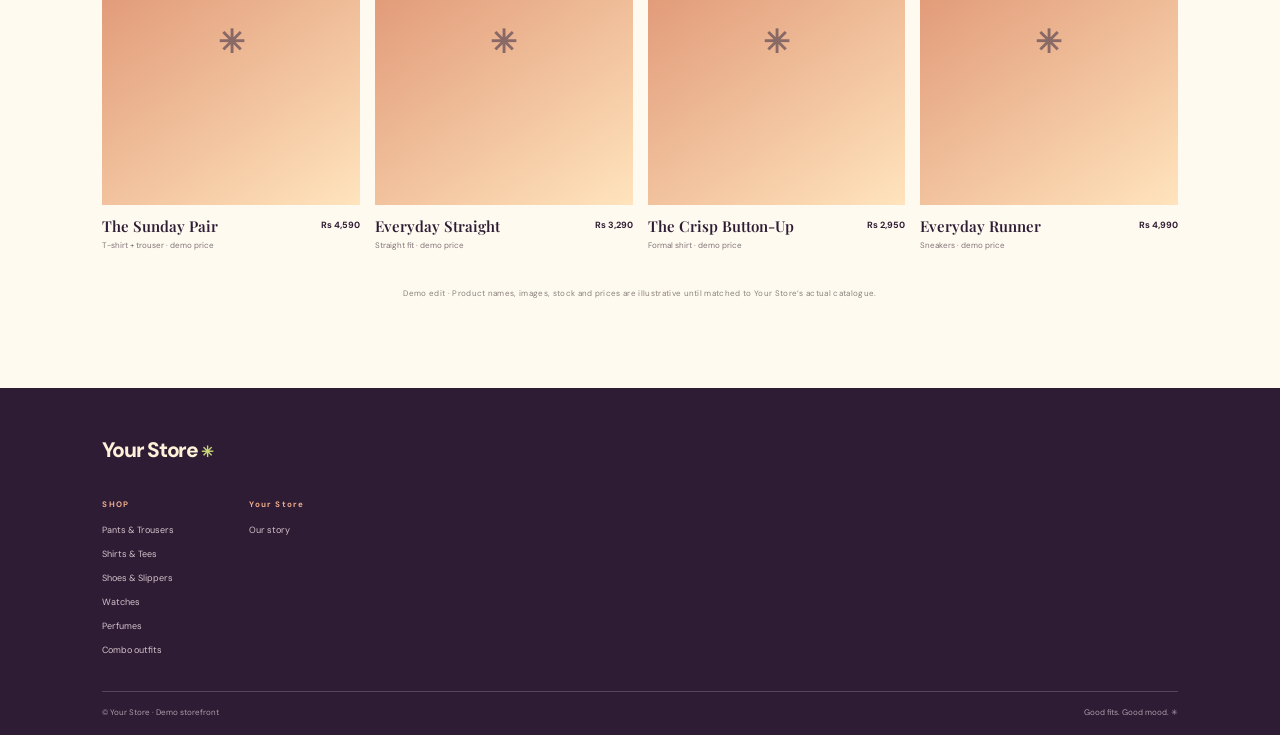
<file: new-arrivals.html>
﻿<!doctype html><html lang="en"><head><meta charset="UTF-8"><meta name="viewport" content="width=device-width,initial-scale=1"><meta name="theme-color" content="#f5e9bf"><title>New Arrivals — Your Store</title><link rel="preconnect" href="https://fonts.googleapis.com"><link rel="preconnect" href="https://fonts.gstatic.com" crossorigin><link href="https://fonts.googleapis.com/css2?family=DM+Sans:wght@400;500;600;700;800&family=Playfair+Display:ital,wght@0,600;0,700;1,600;1,700&display=swap" rel="stylesheet"><link rel="stylesheet" href="styles.css"></head><body data-collection="newarrivals">
<header class="site-header"><div class="header-top"><button class="menu-toggle" aria-label="Open navigation"><span></span><span></span><span></span></button><a href="index.html" class="logo">Your Store</a><div class="header-icons"><button class="search-toggle" aria-label="Search"><svg viewBox="0 0 24 24"><circle cx="10.8" cy="10.8" r="6.8"></circle><path d="m16 16 5 5"></path></svg></button><a class="account-icon" href="about.html" aria-label="About us"><svg viewBox="0 0 24 24"><circle cx="12" cy="7.5" r="3.8"></circle><path d="M4.5 21v-2.2a7.5 7.5 0 0 1 15 0V21"></path></svg></a><button class="bag-open" aria-label="Open bag"><svg viewBox="0 0 24 24"><path d="M5 8h14l1 13H4L5 8Z"></path><path d="M9 9V6a3 3 0 0 1 6 0v3"></path></svg><b class="bag-count">0</b></button></div></div><nav class="main-nav" aria-label="Main navigation"><a href="index.html">Home</a><div class="shop-menu"><button class="shop-toggle" aria-expanded="false">Shop <span>▾</span></button><div class="shop-dropdown"><span class="dropdown-title">SHOP THE EDIT</span><a href="shirts.html">Shirts &amp; T-shirts</a><a href="pants.html">Pants &amp; Trousers</a><a href="shoes.html">Shoes</a><a href="slippers.html">Slippers</a><a href="watches.html">Watches</a><a href="perfumes.html">Perfumes</a><a href="combos.html">Combos</a><a href="new-arrivals.html">New Arrivals</a></div></div><a href="about.html">About Us</a><a href="contact.html">Contact Us</a></nav><form class="nav-search"><input type="search" name="q" placeholder="Search pants, watches, perfumes…" aria-label="Search products"><button type="submit">Search ↗</button></form></header>
<main><section class="collection-banner"><div class="collection-banner-copy" id="collection-heading"></div><div class="collection-banner-art"><img src="https://images.unsplash.com/photo-1542272604-787c3835535d?auto=format&fit=crop&w=900&q=85" alt="Pants collection"><span>THE ROTATION / 01</span></div></section><section class="collection-shop"><div class="collection-tools"><div class="type-chips" id="collection-types"></div><label>Sort <select id="collection-sort"><option value="featured">Featured</option><option value="low">Price low to high</option><option value="high">Price high to low</option></select></label></div><div class="result-count" id="result-count"></div><div class="collection-products" id="collection-products"></div><div id="no-results" hidden class="collection-empty">Nothing in this fit just yet ✳</div><p class="demo-disclaimer">Demo edit · Product names, images, stock and prices are illustrative until matched to Your Store’s actual catalogue.</p></section></main>
<footer class="footer"><a href="index.html" class="logo">Your Store<i>✳</i></a><div class="footer-links"><div><b>SHOP</b><a href="pants.html">Pants & Trousers</a><a href="shirts.html">Shirts & Tees</a><a href="shoes.html">Shoes & Slippers</a><a href="watches.html">Watches</a><a href="perfumes.html">Perfumes</a><a href="combos.html">Combo outfits</a></div><div><b>Your Store</b><a href="about.html">Our story</a></div></div><div class="footer-bottom"><span>© Your Store · Demo storefront</span><span>Good fits. Good mood. ✳</span></div></footer><div class="shade" id="shade"></div><aside class="bag-drawer" id="bag-drawer"><div class="drawer-heading"><div><span class="kicker">YOUR PICKS</span><h2>Your bag <small class="bag-count">0</small></h2></div><button class="drawer-close" aria-label="Close bag">×</button></div><div class="drawer-items" id="drawer-items"></div><div class="bag-empty" id="bag-empty"><span>✳</span><h3>Looking for a good fit?</h3><p>Your bag is empty for now.</p><button class="pill-button bag-continue">Browse the edit <span>↗</span></button></div><div class="drawer-bottom" id="drawer-bottom"><p><span>Subtotal</span><b id="bag-subtotal">Rs 0</b></p><small>Demo checkout · order handling is not connected yet.</small><button class="pill-button checkout">Continue <span>↗</span></button></div></aside><div class="toast" id="toast"></div><script src="app.js"></script></body></html>
</file>
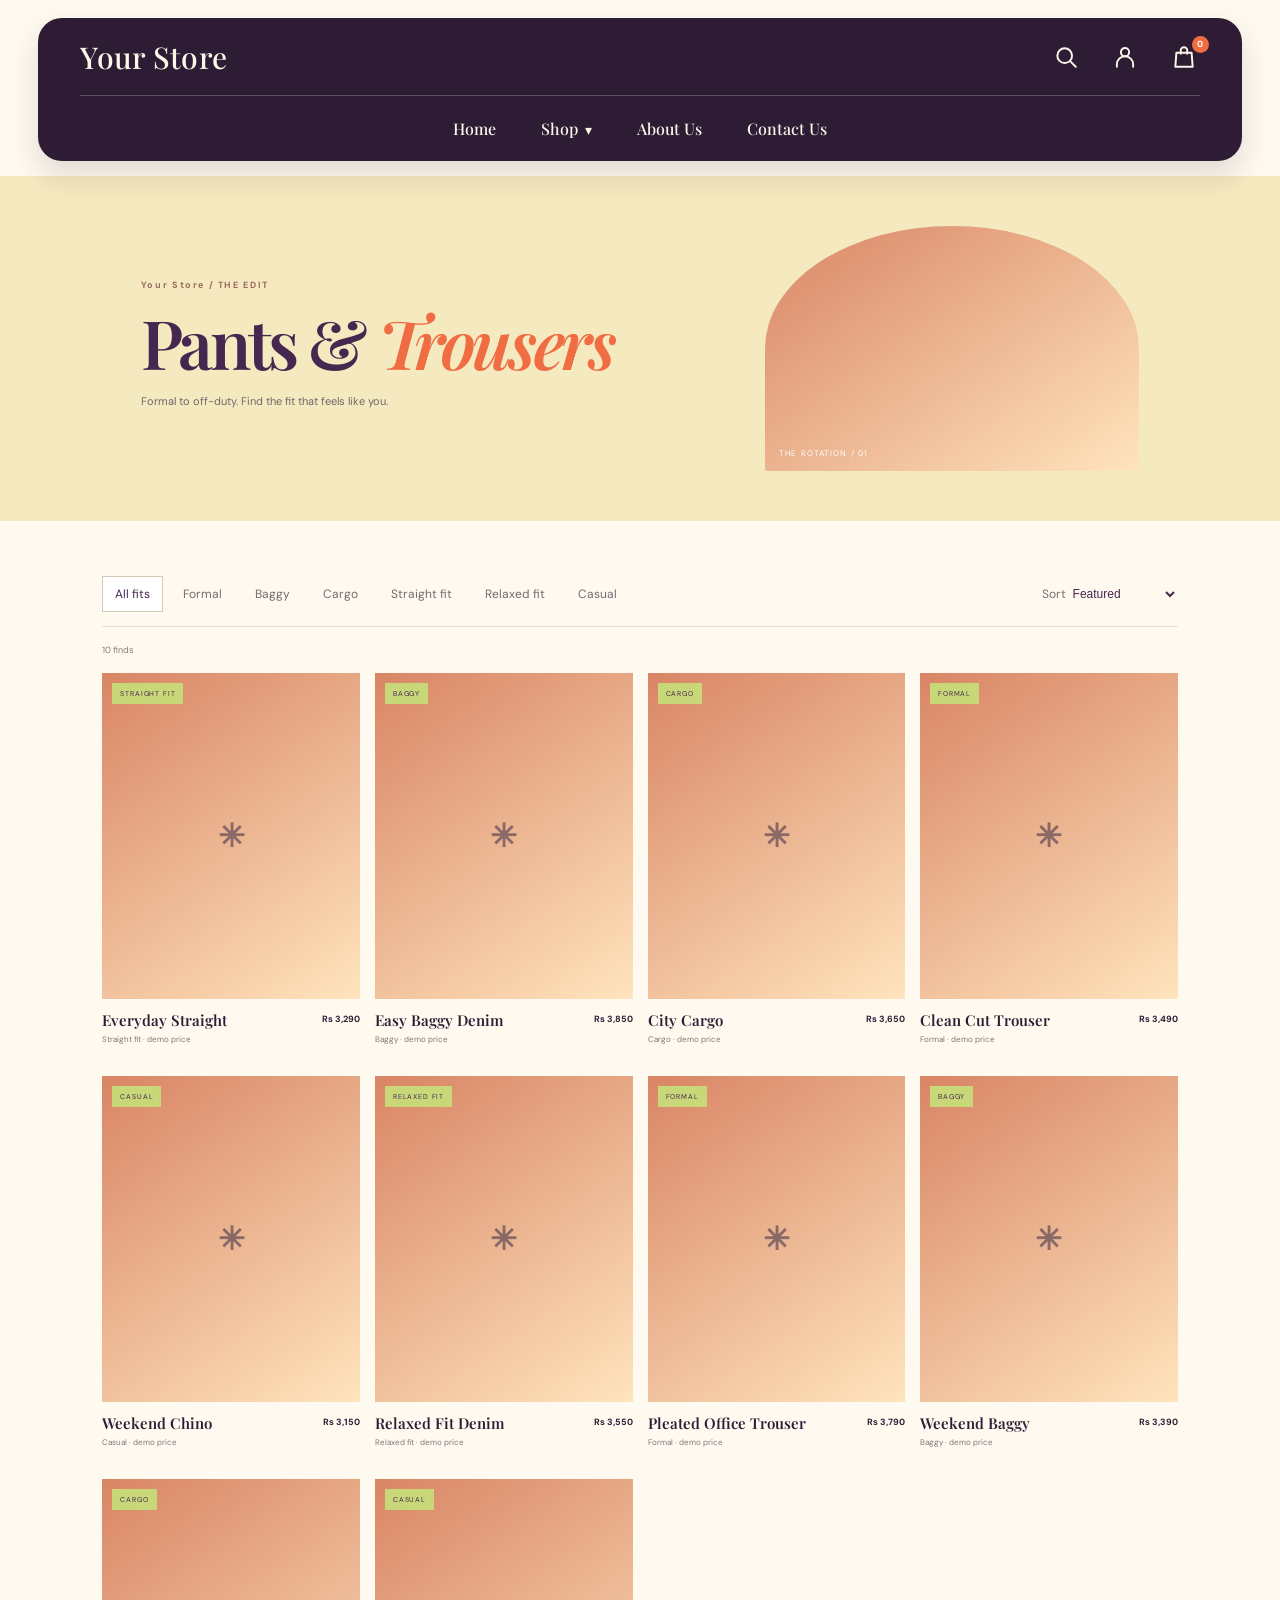
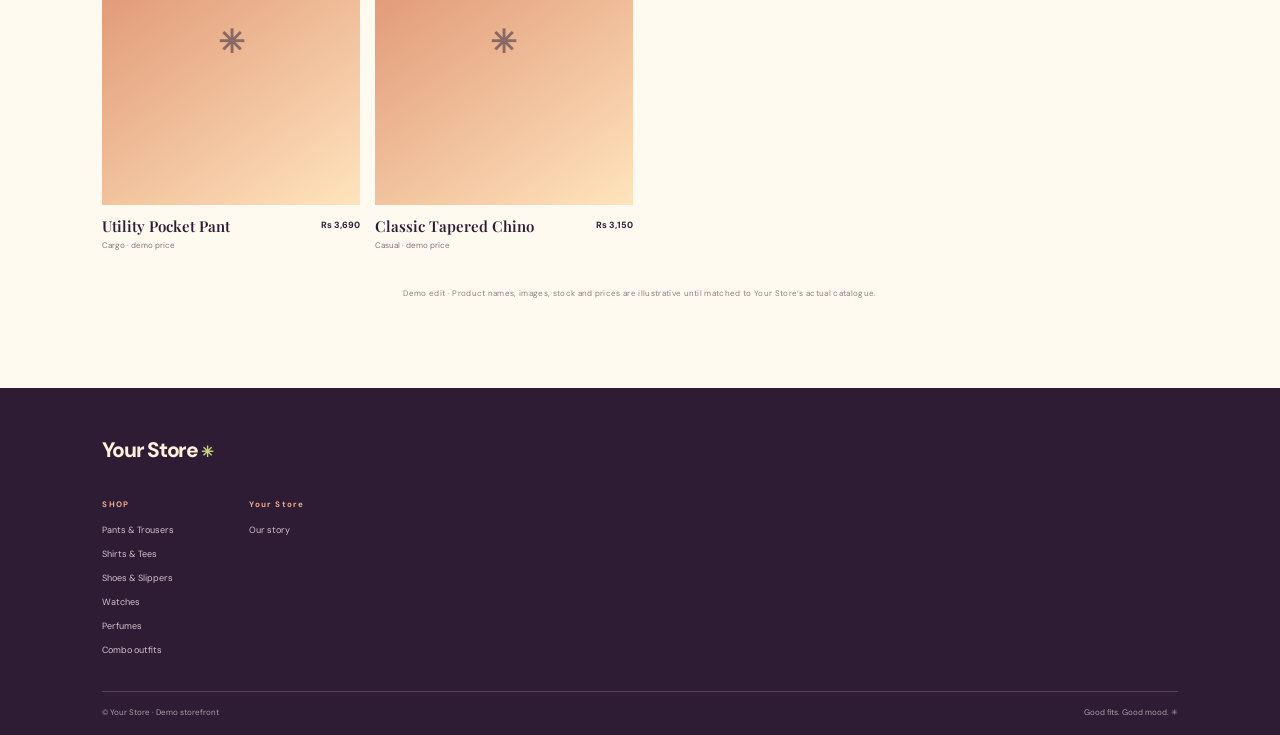
<file: pants.html>
﻿<!doctype html><html lang="en"><head><meta charset="UTF-8"><meta name="viewport" content="width=device-width,initial-scale=1"><meta name="theme-color" content="#f5e9bf"><title>Pants & Trousers — Your Store</title><link rel="preconnect" href="https://fonts.googleapis.com"><link rel="preconnect" href="https://fonts.gstatic.com" crossorigin><link href="https://fonts.googleapis.com/css2?family=DM+Sans:wght@400;500;600;700;800&family=Playfair+Display:ital,wght@0,600;0,700;1,600;1,700&display=swap" rel="stylesheet"><link rel="stylesheet" href="styles.css"></head><body data-collection="pants">
<header class="site-header"><div class="header-top"><button class="menu-toggle" aria-label="Open navigation"><span></span><span></span><span></span></button><a href="index.html" class="logo">Your Store</a><div class="header-icons"><button class="search-toggle" aria-label="Search"><svg viewBox="0 0 24 24"><circle cx="10.8" cy="10.8" r="6.8"></circle><path d="m16 16 5 5"></path></svg></button><a class="account-icon" href="about.html" aria-label="About us"><svg viewBox="0 0 24 24"><circle cx="12" cy="7.5" r="3.8"></circle><path d="M4.5 21v-2.2a7.5 7.5 0 0 1 15 0V21"></path></svg></a><button class="bag-open" aria-label="Open bag"><svg viewBox="0 0 24 24"><path d="M5 8h14l1 13H4L5 8Z"></path><path d="M9 9V6a3 3 0 0 1 6 0v3"></path></svg><b class="bag-count">0</b></button></div></div><nav class="main-nav" aria-label="Main navigation"><a href="index.html">Home</a><div class="shop-menu"><button class="shop-toggle" aria-expanded="false">Shop <span>▾</span></button><div class="shop-dropdown"><span class="dropdown-title">SHOP THE EDIT</span><a href="shirts.html">Shirts &amp; T-shirts</a><a href="pants.html">Pants &amp; Trousers</a><a href="shoes.html">Shoes</a><a href="slippers.html">Slippers</a><a href="watches.html">Watches</a><a href="perfumes.html">Perfumes</a><a href="combos.html">Combos</a><a href="new-arrivals.html">New Arrivals</a></div></div><a href="about.html">About Us</a><a href="contact.html">Contact Us</a></nav><form class="nav-search"><input type="search" name="q" placeholder="Search pants, watches, perfumes…" aria-label="Search products"><button type="submit">Search ↗</button></form></header>
<main><section class="collection-banner"><div class="collection-banner-copy" id="collection-heading"></div><div class="collection-banner-art"><img src="https://images.unsplash.com/photo-1542272604-787c3835535d?auto=format&fit=crop&w=900&q=85" alt="Pants collection"><span>THE ROTATION / 01</span></div></section><section class="collection-shop"><div class="collection-tools"><div class="type-chips" id="collection-types"></div><label>Sort <select id="collection-sort"><option value="featured">Featured</option><option value="low">Price low to high</option><option value="high">Price high to low</option></select></label></div><div class="result-count" id="result-count"></div><div class="collection-products" id="collection-products"></div><div id="no-results" hidden class="collection-empty">Nothing in this fit just yet ✳</div><p class="demo-disclaimer">Demo edit · Product names, images, stock and prices are illustrative until matched to Your Store’s actual catalogue.</p></section></main>
<footer class="footer"><a href="index.html" class="logo">Your Store<i>✳</i></a><div class="footer-links"><div><b>SHOP</b><a href="pants.html">Pants & Trousers</a><a href="shirts.html">Shirts & Tees</a><a href="shoes.html">Shoes & Slippers</a><a href="watches.html">Watches</a><a href="perfumes.html">Perfumes</a><a href="combos.html">Combo outfits</a></div><div><b>Your Store</b><a href="about.html">Our story</a></div></div><div class="footer-bottom"><span>© Your Store · Demo storefront</span><span>Good fits. Good mood. ✳</span></div></footer><div class="shade" id="shade"></div><aside class="bag-drawer" id="bag-drawer"><div class="drawer-heading"><div><span class="kicker">YOUR PICKS</span><h2>Your bag <small class="bag-count">0</small></h2></div><button class="drawer-close" aria-label="Close bag">×</button></div><div class="drawer-items" id="drawer-items"></div><div class="bag-empty" id="bag-empty"><span>✳</span><h3>Looking for a good fit?</h3><p>Your bag is empty for now.</p><button class="pill-button bag-continue">Browse the edit <span>↗</span></button></div><div class="drawer-bottom" id="drawer-bottom"><p><span>Subtotal</span><b id="bag-subtotal">Rs 0</b></p><small>Demo checkout · order handling is not connected yet.</small><button class="pill-button checkout">Continue <span>↗</span></button></div></aside><div class="toast" id="toast"></div><script src="app.js"></script></body></html>
</file>
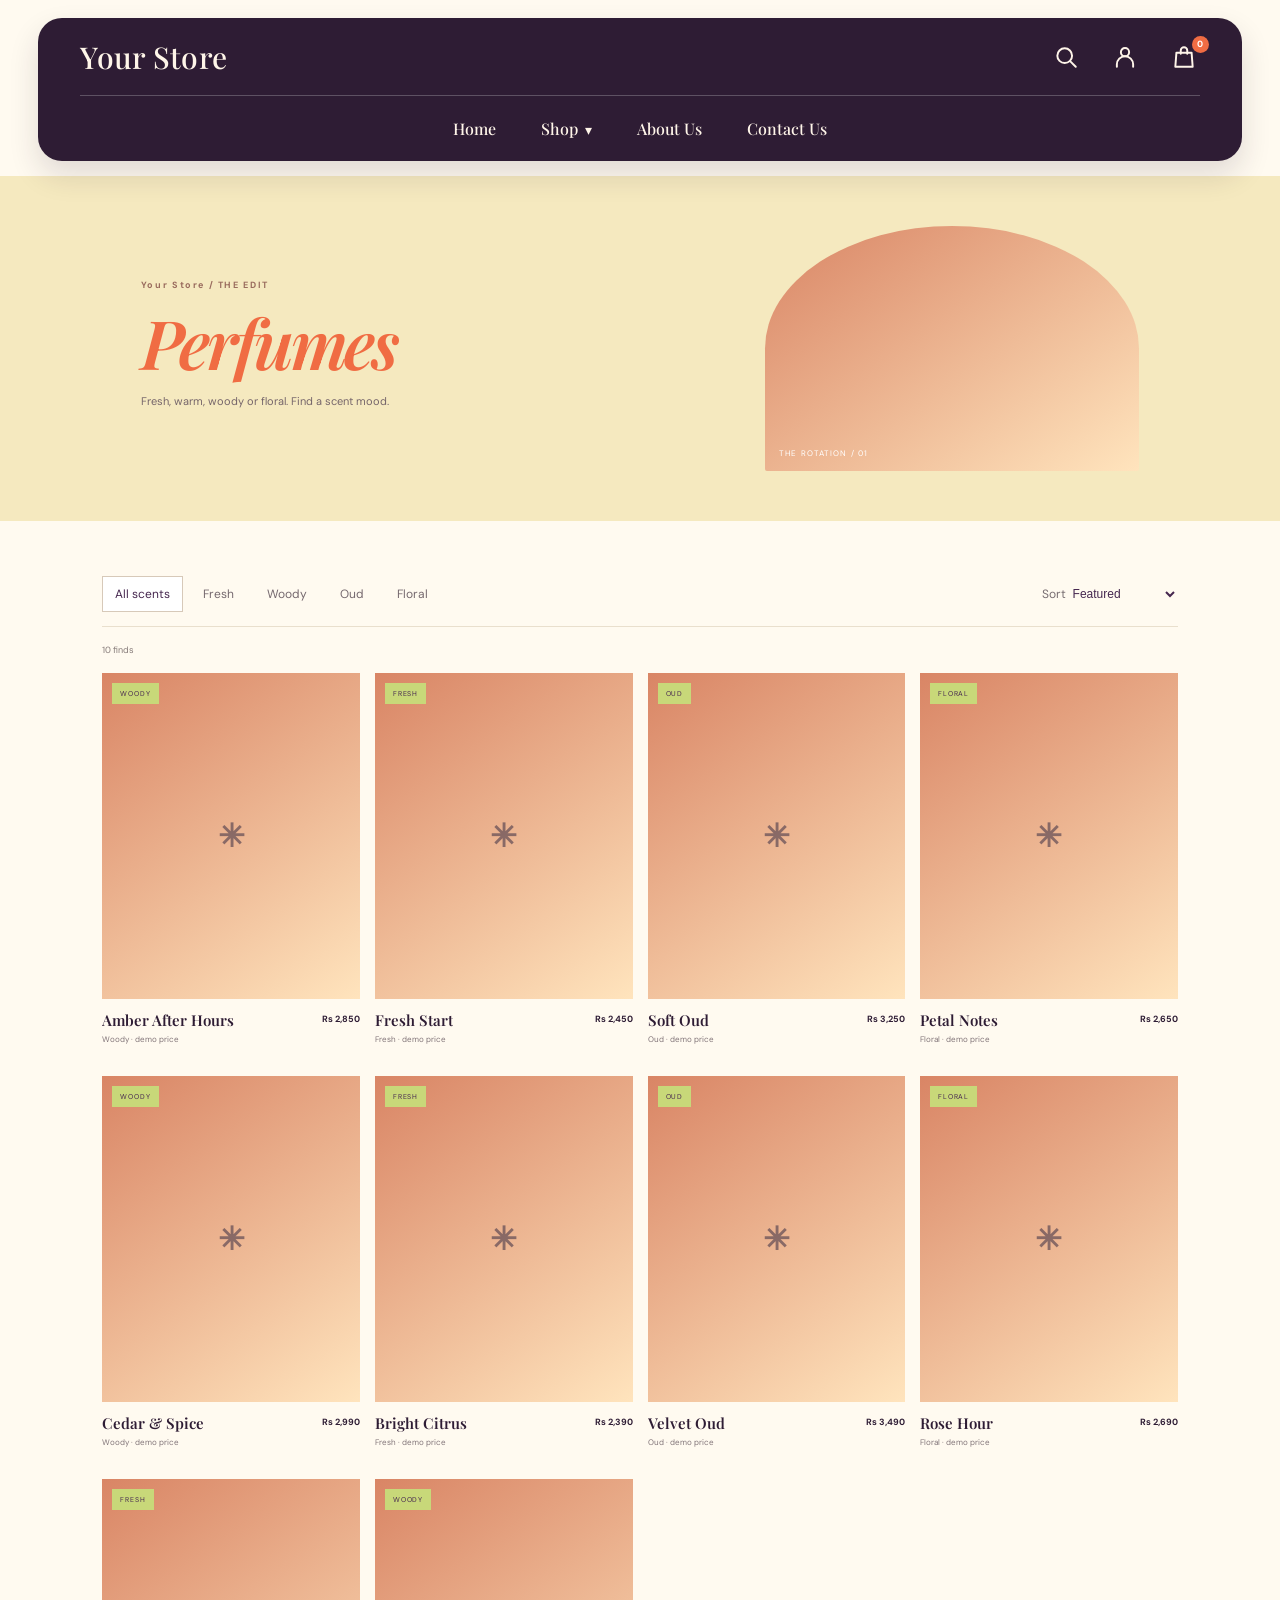
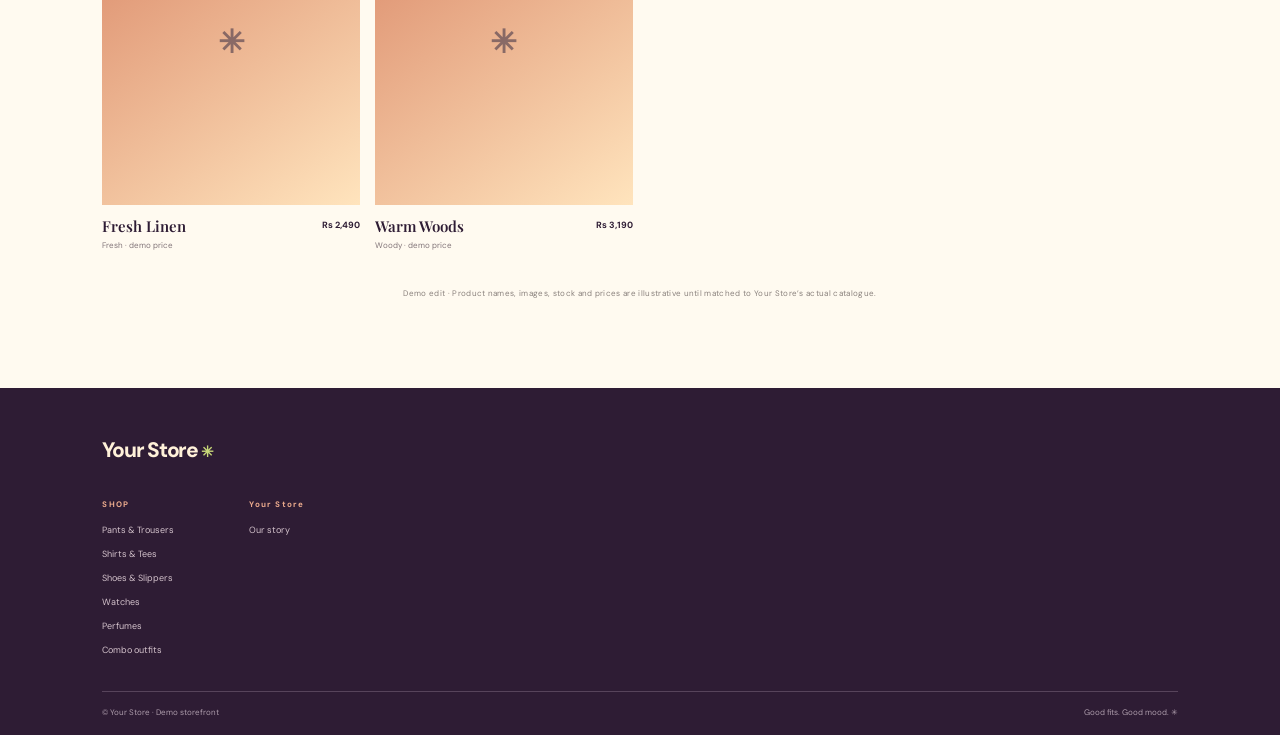
<file: perfumes.html>
﻿<!doctype html><html lang="en"><head><meta charset="UTF-8"><meta name="viewport" content="width=device-width,initial-scale=1"><meta name="theme-color" content="#f5e9bf"><title>Perfumes — Your Store</title><link rel="preconnect" href="https://fonts.googleapis.com"><link rel="preconnect" href="https://fonts.gstatic.com" crossorigin><link href="https://fonts.googleapis.com/css2?family=DM+Sans:wght@400;500;600;700;800&family=Playfair+Display:ital,wght@0,600;0,700;1,600;1,700&display=swap" rel="stylesheet"><link rel="stylesheet" href="styles.css"></head><body data-collection="perfumes">
<header class="site-header"><div class="header-top"><button class="menu-toggle" aria-label="Open navigation"><span></span><span></span><span></span></button><a href="index.html" class="logo">Your Store</a><div class="header-icons"><button class="search-toggle" aria-label="Search"><svg viewBox="0 0 24 24"><circle cx="10.8" cy="10.8" r="6.8"></circle><path d="m16 16 5 5"></path></svg></button><a class="account-icon" href="about.html" aria-label="About us"><svg viewBox="0 0 24 24"><circle cx="12" cy="7.5" r="3.8"></circle><path d="M4.5 21v-2.2a7.5 7.5 0 0 1 15 0V21"></path></svg></a><button class="bag-open" aria-label="Open bag"><svg viewBox="0 0 24 24"><path d="M5 8h14l1 13H4L5 8Z"></path><path d="M9 9V6a3 3 0 0 1 6 0v3"></path></svg><b class="bag-count">0</b></button></div></div><nav class="main-nav" aria-label="Main navigation"><a href="index.html">Home</a><div class="shop-menu"><button class="shop-toggle" aria-expanded="false">Shop <span>▾</span></button><div class="shop-dropdown"><span class="dropdown-title">SHOP THE EDIT</span><a href="shirts.html">Shirts &amp; T-shirts</a><a href="pants.html">Pants &amp; Trousers</a><a href="shoes.html">Shoes</a><a href="slippers.html">Slippers</a><a href="watches.html">Watches</a><a href="perfumes.html">Perfumes</a><a href="combos.html">Combos</a><a href="new-arrivals.html">New Arrivals</a></div></div><a href="about.html">About Us</a><a href="contact.html">Contact Us</a></nav><form class="nav-search"><input type="search" name="q" placeholder="Search pants, watches, perfumes…" aria-label="Search products"><button type="submit">Search ↗</button></form></header>
<main><section class="collection-banner"><div class="collection-banner-copy" id="collection-heading"></div><div class="collection-banner-art"><img src="https://images.unsplash.com/photo-1542272604-787c3835535d?auto=format&fit=crop&w=900&q=85" alt="Pants collection"><span>THE ROTATION / 01</span></div></section><section class="collection-shop"><div class="collection-tools"><div class="type-chips" id="collection-types"></div><label>Sort <select id="collection-sort"><option value="featured">Featured</option><option value="low">Price low to high</option><option value="high">Price high to low</option></select></label></div><div class="result-count" id="result-count"></div><div class="collection-products" id="collection-products"></div><div id="no-results" hidden class="collection-empty">Nothing in this fit just yet ✳</div><p class="demo-disclaimer">Demo edit · Product names, images, stock and prices are illustrative until matched to Your Store’s actual catalogue.</p></section></main>
<footer class="footer"><a href="index.html" class="logo">Your Store<i>✳</i></a><div class="footer-links"><div><b>SHOP</b><a href="pants.html">Pants & Trousers</a><a href="shirts.html">Shirts & Tees</a><a href="shoes.html">Shoes & Slippers</a><a href="watches.html">Watches</a><a href="perfumes.html">Perfumes</a><a href="combos.html">Combo outfits</a></div><div><b>Your Store</b><a href="about.html">Our story</a></div></div><div class="footer-bottom"><span>© Your Store · Demo storefront</span><span>Good fits. Good mood. ✳</span></div></footer><div class="shade" id="shade"></div><aside class="bag-drawer" id="bag-drawer"><div class="drawer-heading"><div><span class="kicker">YOUR PICKS</span><h2>Your bag <small class="bag-count">0</small></h2></div><button class="drawer-close" aria-label="Close bag">×</button></div><div class="drawer-items" id="drawer-items"></div><div class="bag-empty" id="bag-empty"><span>✳</span><h3>Looking for a good fit?</h3><p>Your bag is empty for now.</p><button class="pill-button bag-continue">Browse the edit <span>↗</span></button></div><div class="drawer-bottom" id="drawer-bottom"><p><span>Subtotal</span><b id="bag-subtotal">Rs 0</b></p><small>Demo checkout · order handling is not connected yet.</small><button class="pill-button checkout">Continue <span>↗</span></button></div></aside><div class="toast" id="toast"></div><script src="app.js"></script></body></html>
</file>
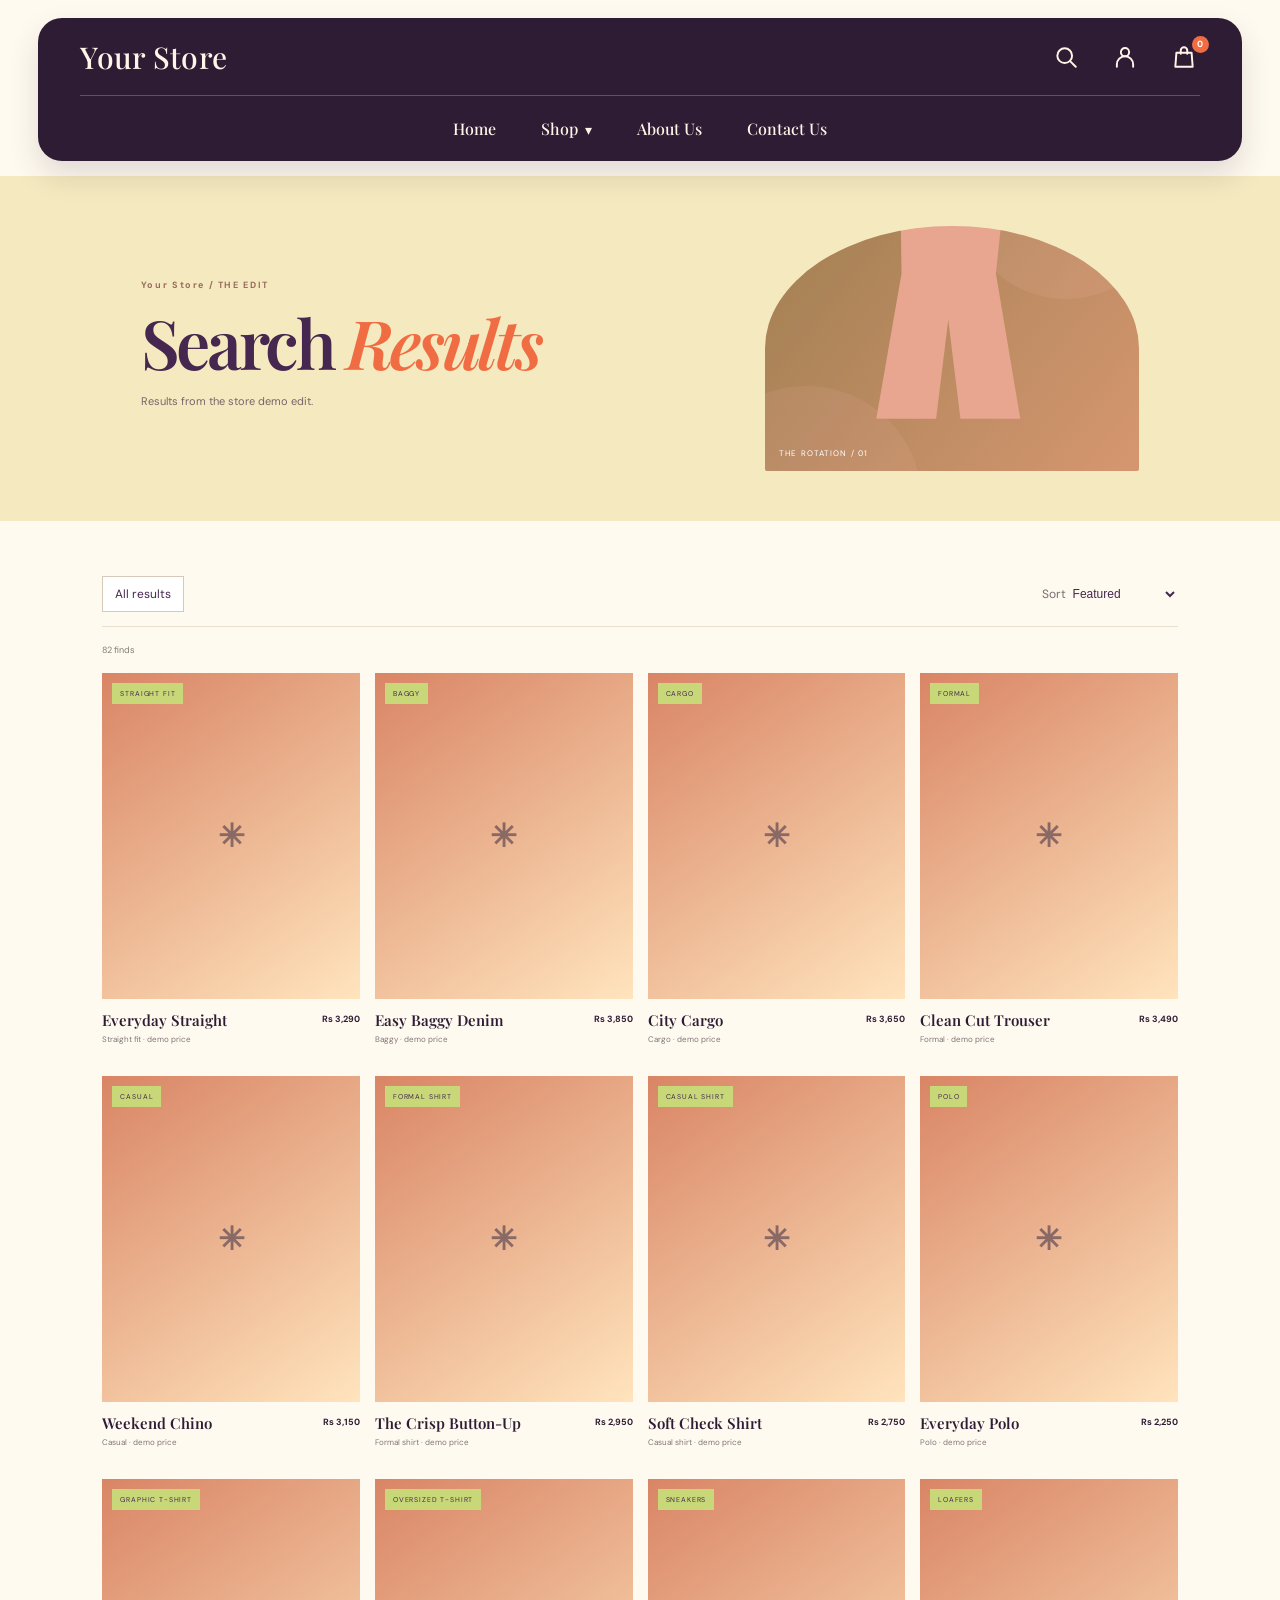
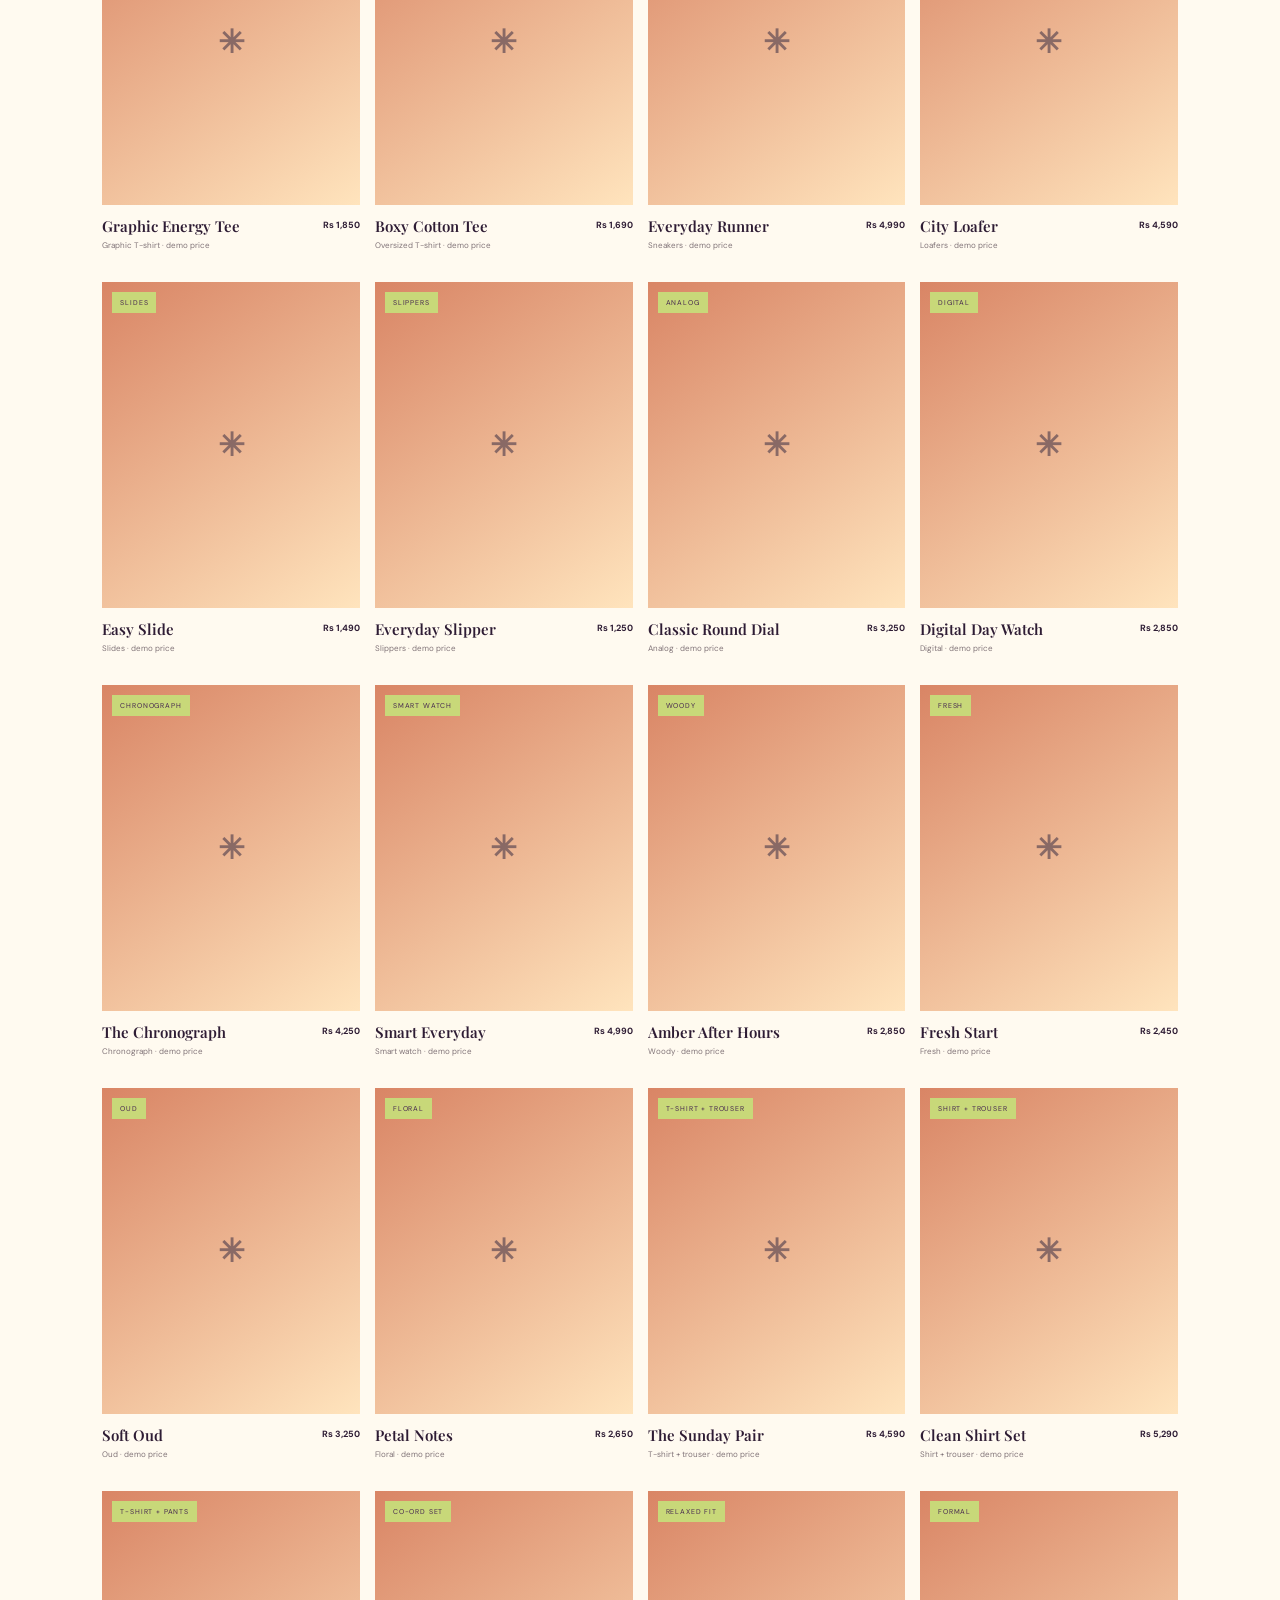
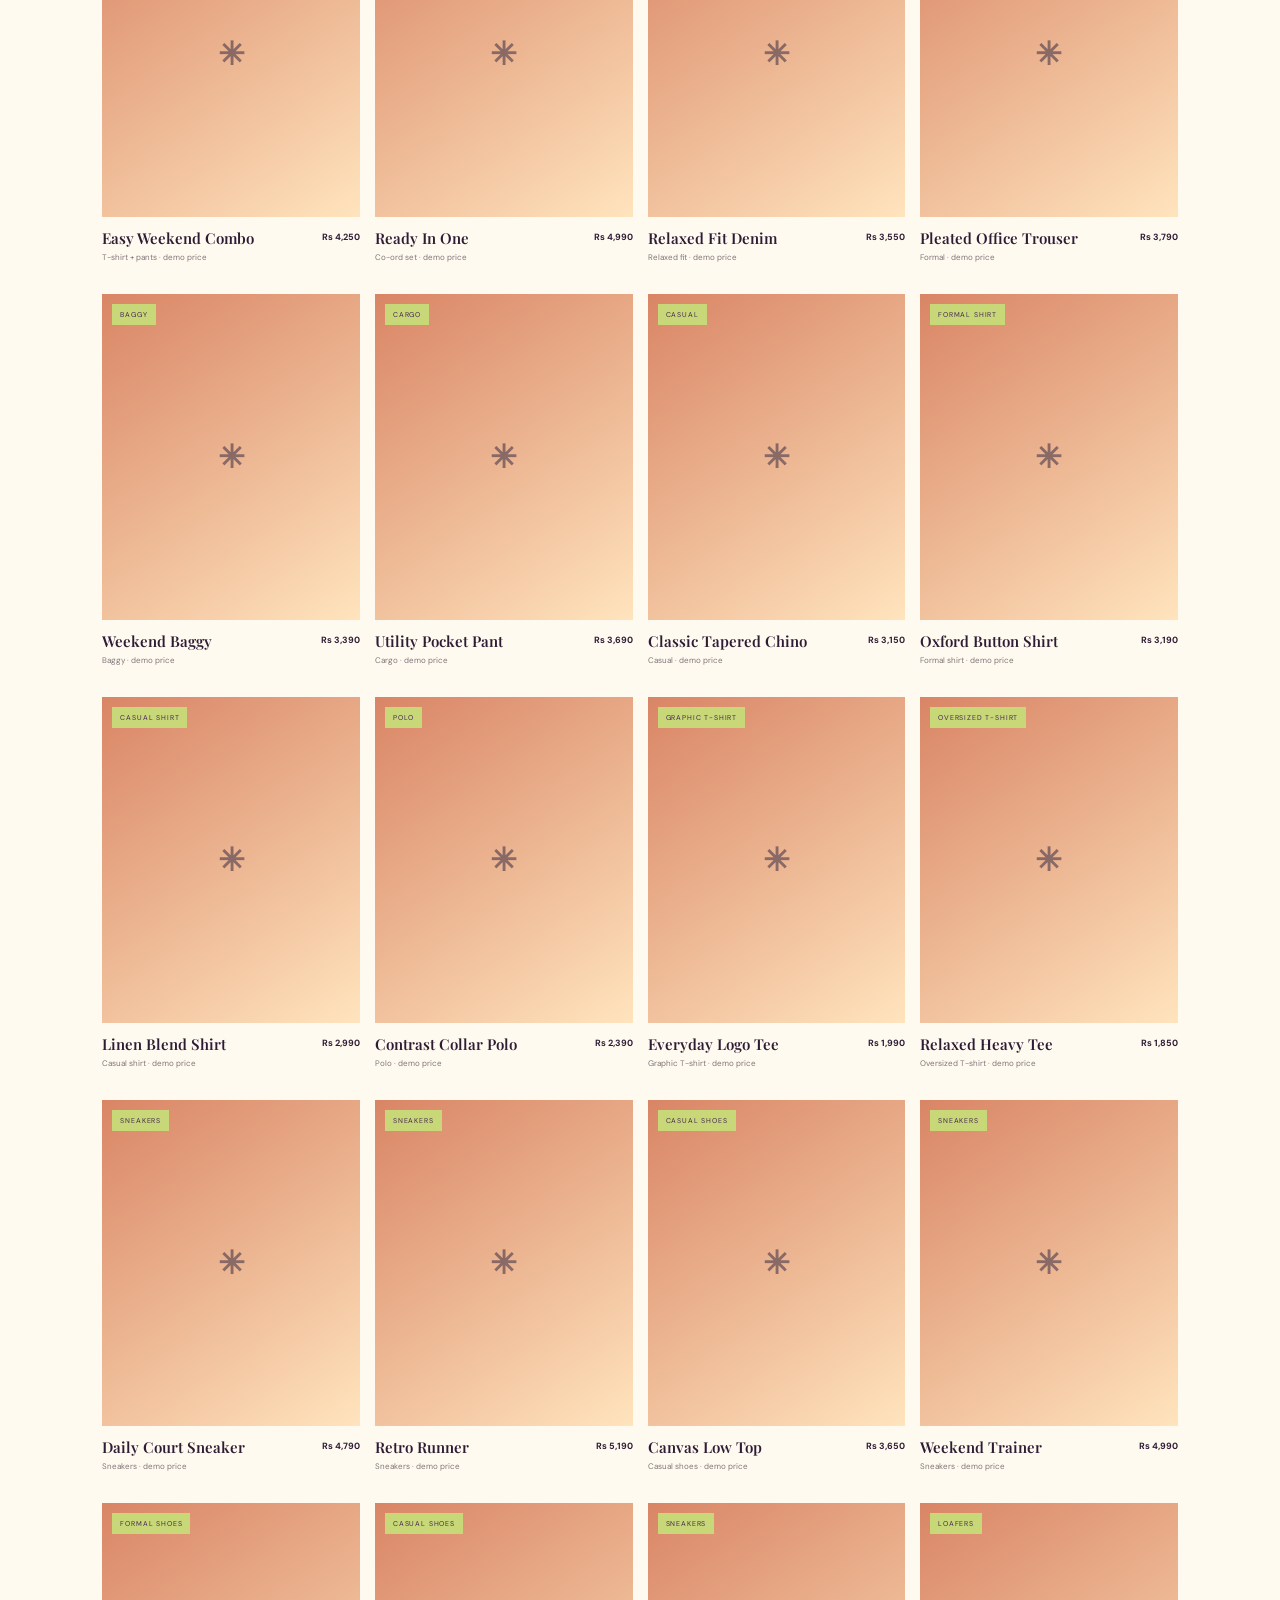
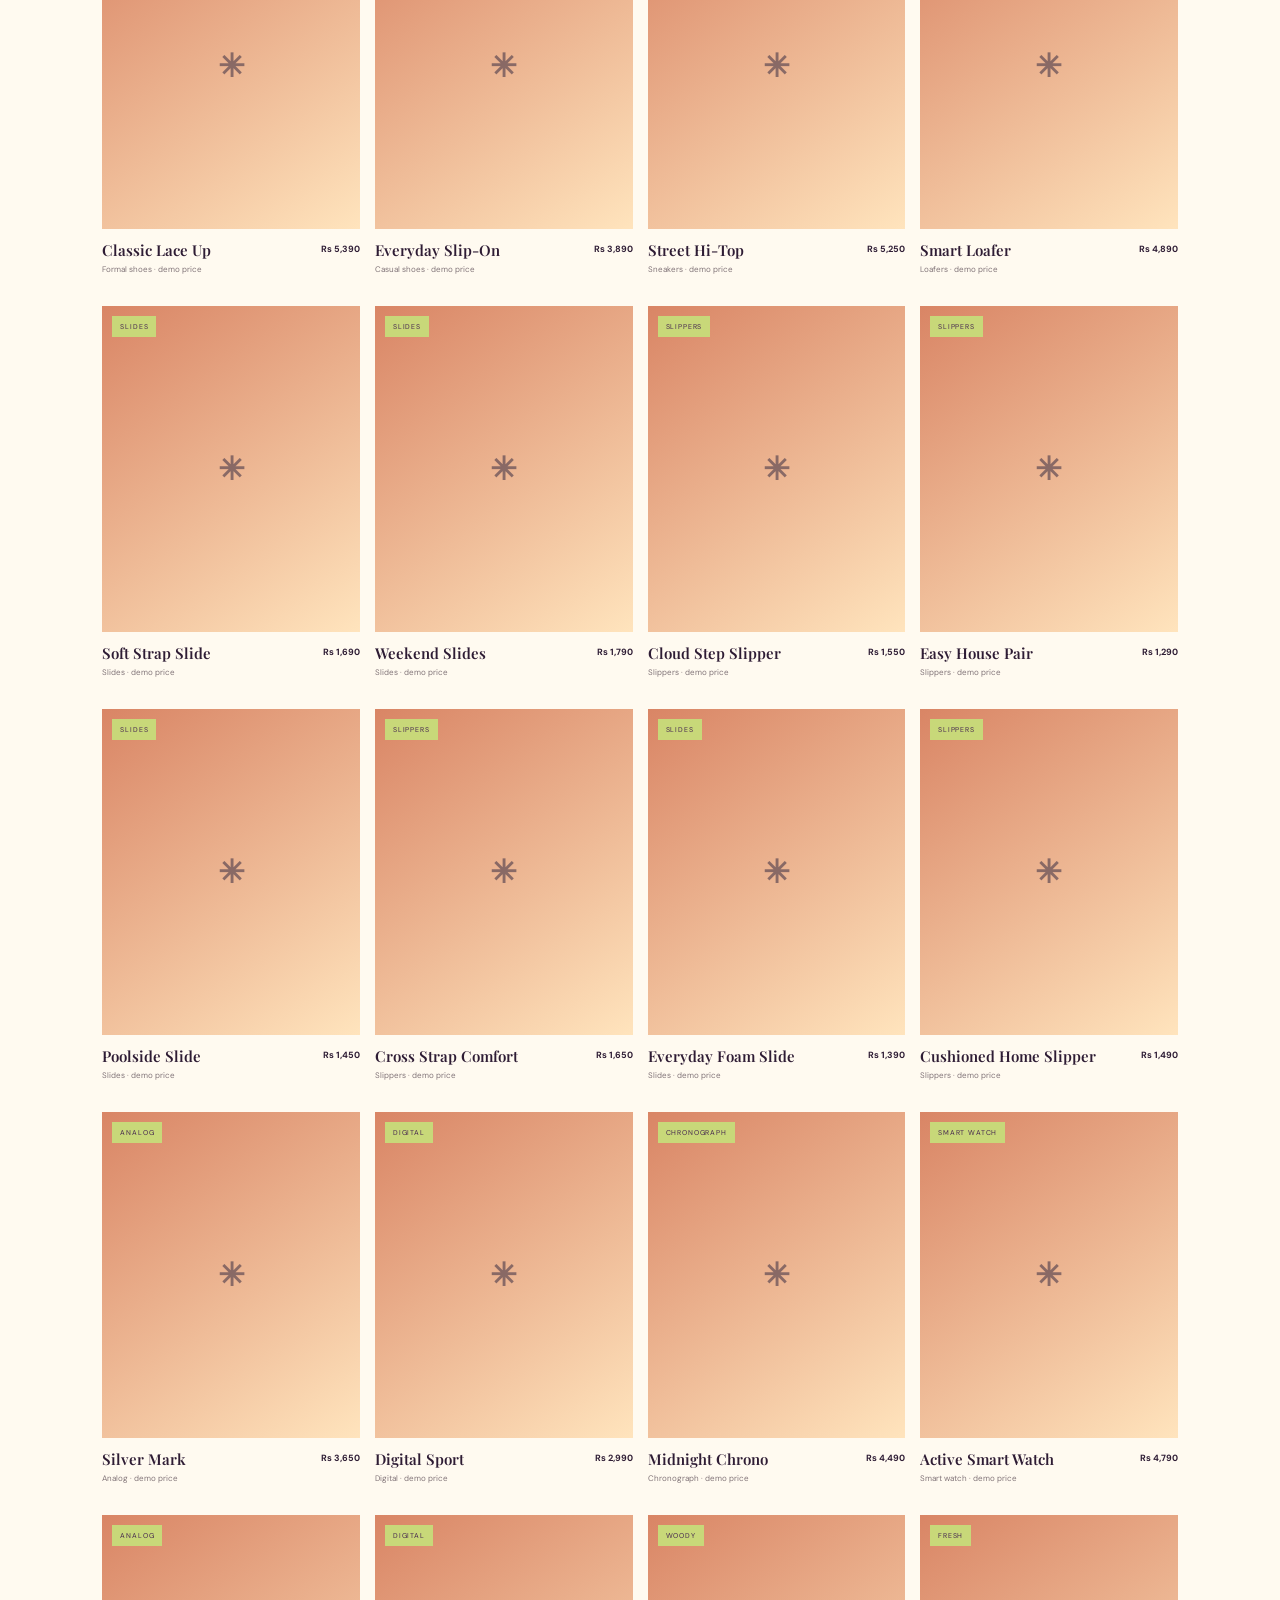
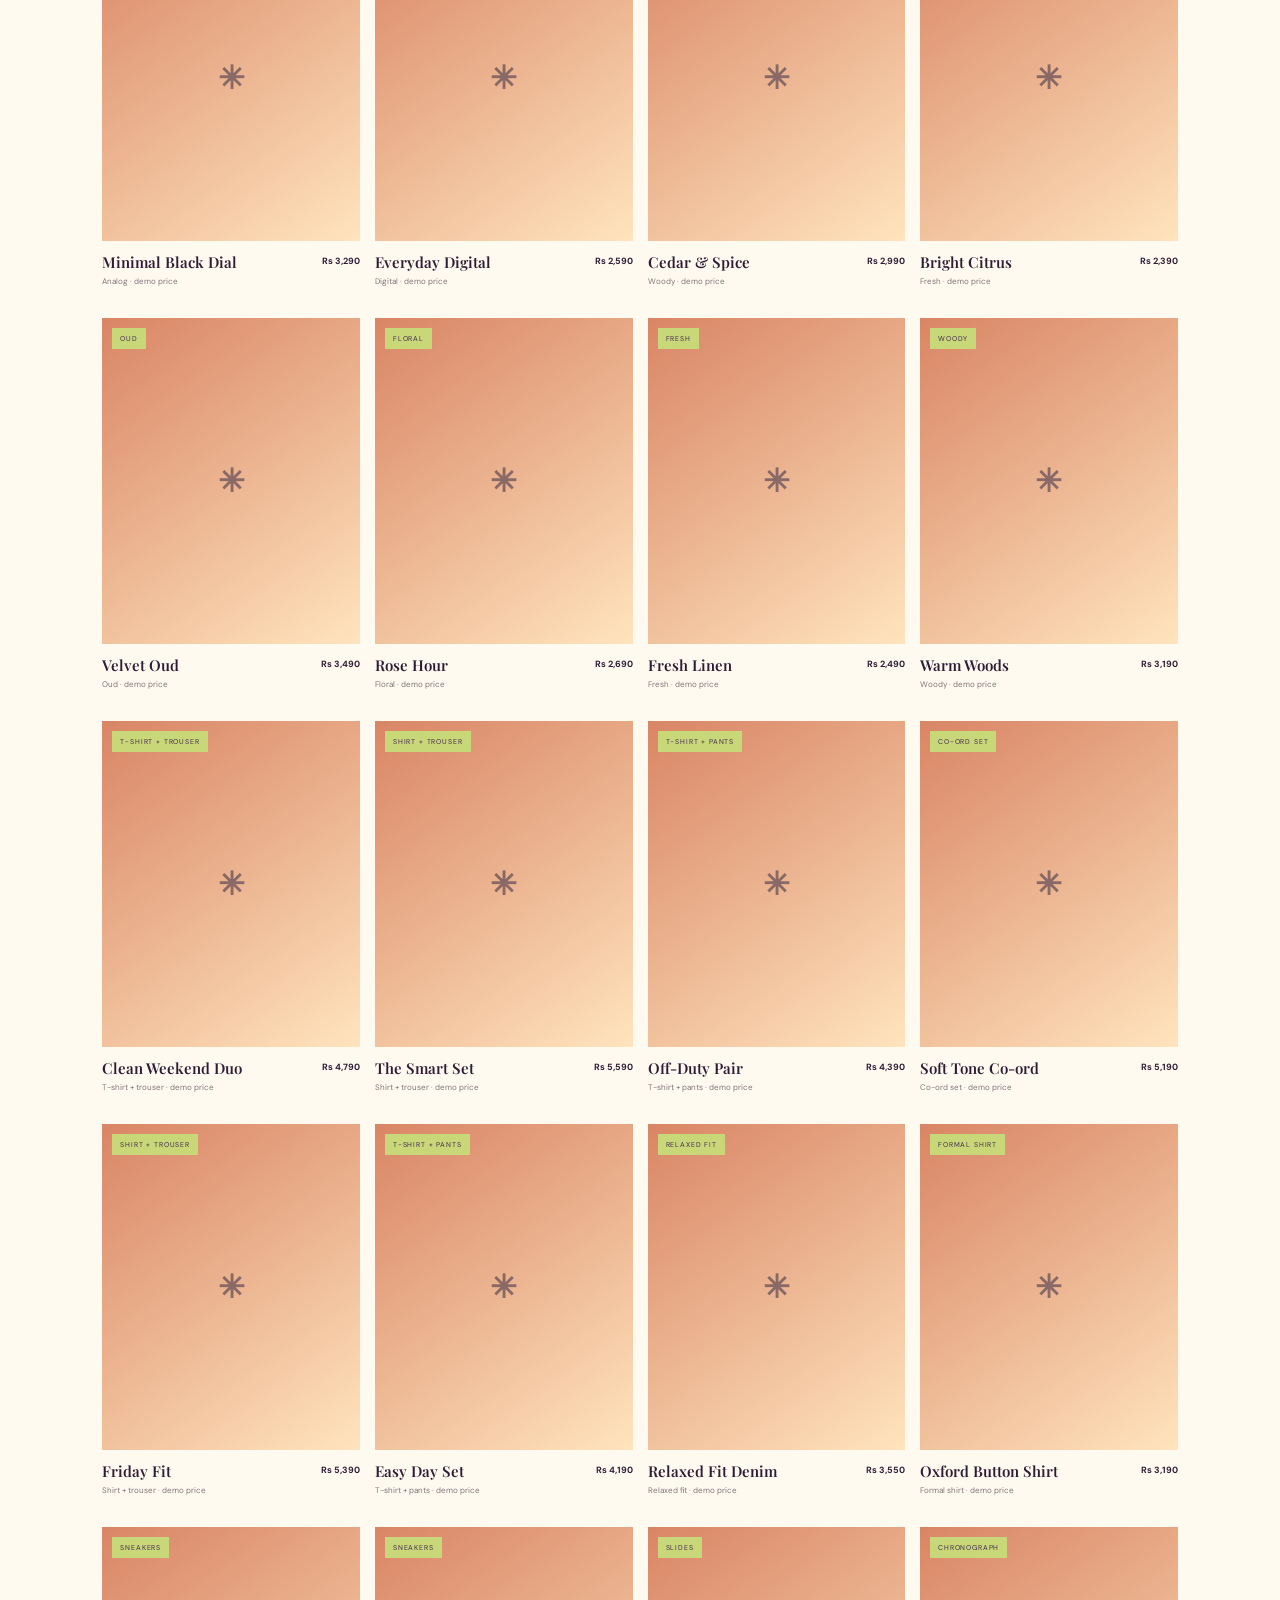
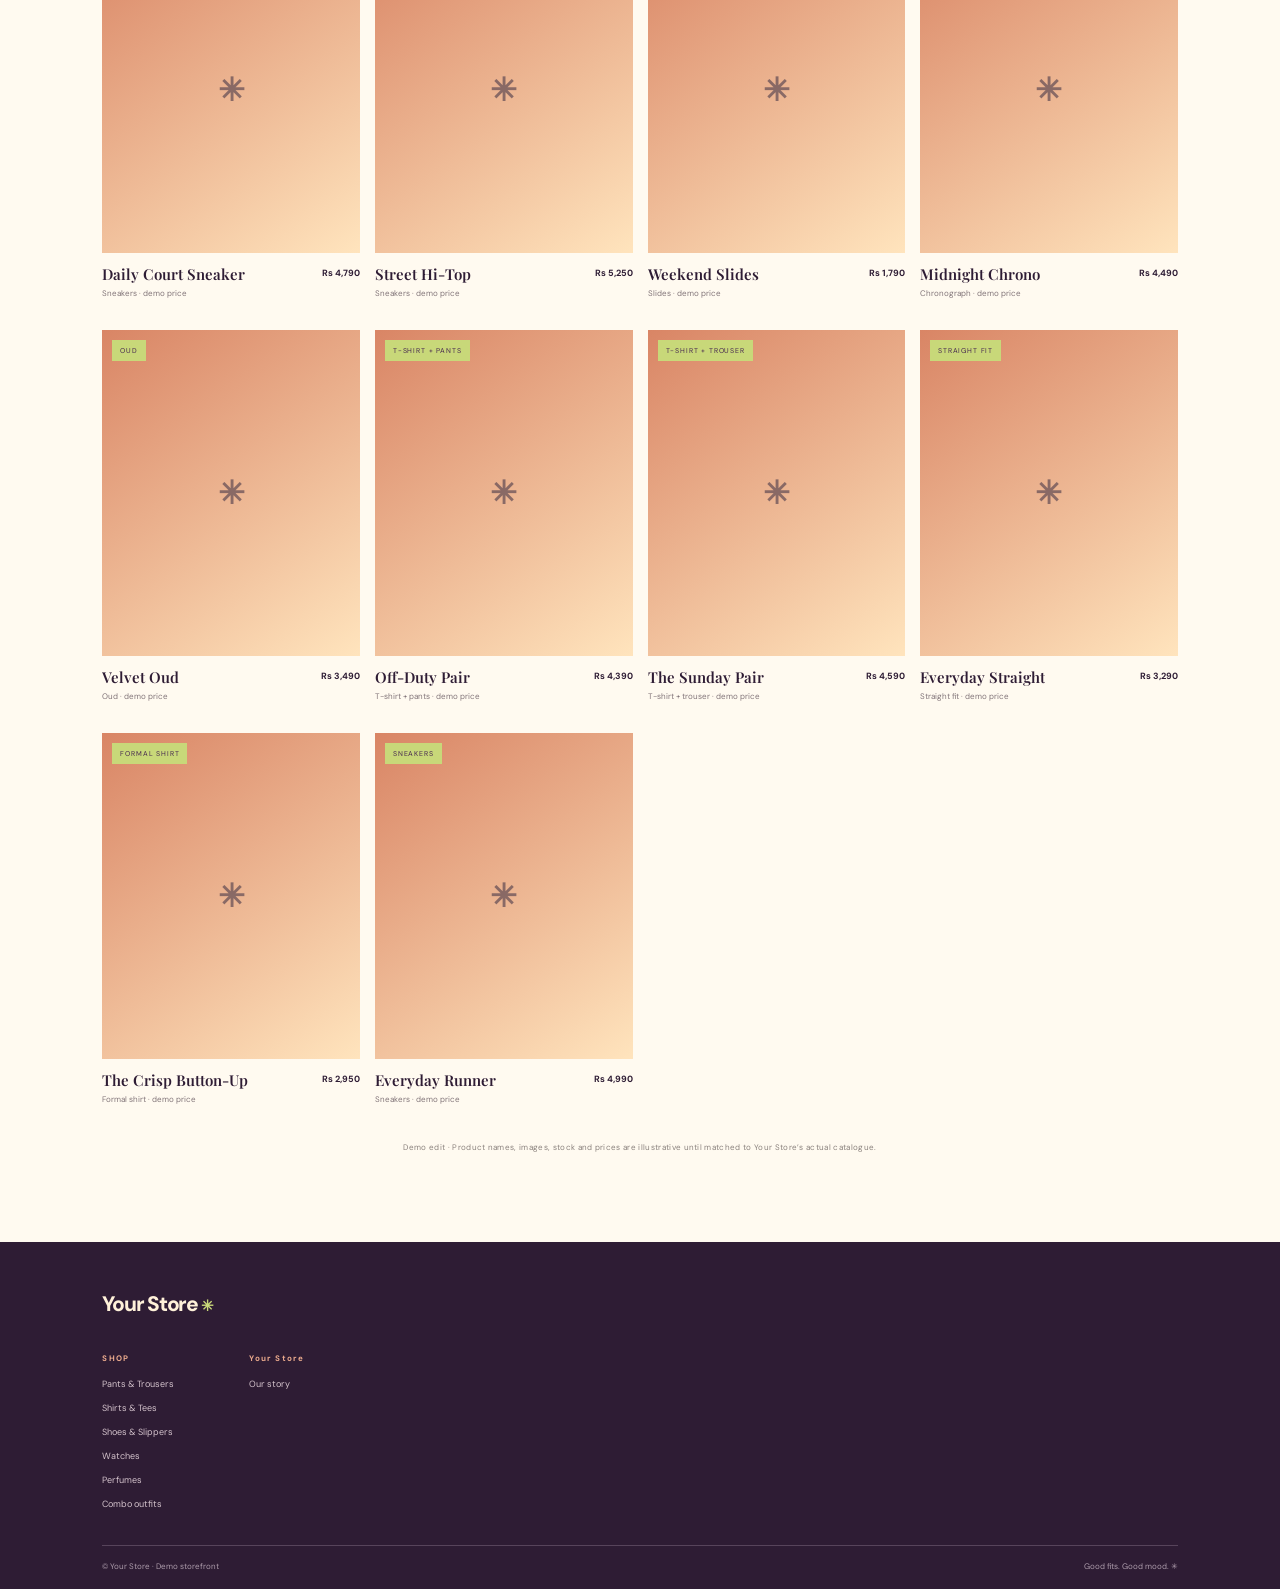
<file: search.html>
﻿<!doctype html><html lang="en"><head><meta charset="UTF-8"><meta name="viewport" content="width=device-width,initial-scale=1"><meta name="theme-color" content="#f5e9bf"><title>Search — Your Store</title><link rel="preconnect" href="https://fonts.googleapis.com"><link rel="preconnect" href="https://fonts.gstatic.com" crossorigin><link href="https://fonts.googleapis.com/css2?family=DM+Sans:wght@400;500;600;700;800&family=Playfair+Display:ital,wght@0,600;0,700;1,600;1,700&display=swap" rel="stylesheet"><link rel="stylesheet" href="styles.css"></head><body data-collection="search">
<header class="site-header"><div class="header-top"><button class="menu-toggle" aria-label="Open navigation"><span></span><span></span><span></span></button><a href="index.html" class="logo">Your Store</a><div class="header-icons"><button class="search-toggle" aria-label="Search"><svg viewBox="0 0 24 24"><circle cx="10.8" cy="10.8" r="6.8"></circle><path d="m16 16 5 5"></path></svg></button><a class="account-icon" href="about.html" aria-label="About us"><svg viewBox="0 0 24 24"><circle cx="12" cy="7.5" r="3.8"></circle><path d="M4.5 21v-2.2a7.5 7.5 0 0 1 15 0V21"></path></svg></a><button class="bag-open" aria-label="Open bag"><svg viewBox="0 0 24 24"><path d="M5 8h14l1 13H4L5 8Z"></path><path d="M9 9V6a3 3 0 0 1 6 0v3"></path></svg><b class="bag-count">0</b></button></div></div><nav class="main-nav" aria-label="Main navigation"><a href="index.html">Home</a><div class="shop-menu"><button class="shop-toggle" aria-expanded="false">Shop <span>▾</span></button><div class="shop-dropdown"><span class="dropdown-title">SHOP THE EDIT</span><a href="shirts.html">Shirts &amp; T-shirts</a><a href="pants.html">Pants &amp; Trousers</a><a href="shoes.html">Shoes</a><a href="slippers.html">Slippers</a><a href="watches.html">Watches</a><a href="perfumes.html">Perfumes</a><a href="combos.html">Combos</a><a href="new-arrivals.html">New Arrivals</a></div></div><a href="about.html">About Us</a><a href="contact.html">Contact Us</a></nav><form class="nav-search"><input type="search" name="q" placeholder="Search pants, watches, perfumes…" aria-label="Search products"><button type="submit">Search ↗</button></form></header>
<main><section class="collection-banner"><div class="collection-banner-copy" id="collection-heading"></div><div class="collection-banner-art"><img src="https://images.unsplash.com/photo-1542272604-787c3835535d?auto=format&fit=crop&w=900&q=85" alt="Pants collection"><span>THE ROTATION / 01</span></div></section><section class="collection-shop"><div class="collection-tools"><div class="type-chips" id="collection-types"></div><label>Sort <select id="collection-sort"><option value="featured">Featured</option><option value="low">Price low to high</option><option value="high">Price high to low</option></select></label></div><div class="result-count" id="result-count"></div><div class="collection-products" id="collection-products"></div><div id="no-results" hidden class="collection-empty">Nothing in this fit just yet ✳</div><p class="demo-disclaimer">Demo edit · Product names, images, stock and prices are illustrative until matched to Your Store’s actual catalogue.</p></section></main>
<footer class="footer"><a href="index.html" class="logo">Your Store<i>✳</i></a><div class="footer-links"><div><b>SHOP</b><a href="pants.html">Pants & Trousers</a><a href="shirts.html">Shirts & Tees</a><a href="shoes.html">Shoes & Slippers</a><a href="watches.html">Watches</a><a href="perfumes.html">Perfumes</a><a href="combos.html">Combo outfits</a></div><div><b>Your Store</b><a href="about.html">Our story</a></div></div><div class="footer-bottom"><span>© Your Store · Demo storefront</span><span>Good fits. Good mood. ✳</span></div></footer><div class="shade" id="shade"></div><aside class="bag-drawer" id="bag-drawer"><div class="drawer-heading"><div><span class="kicker">YOUR PICKS</span><h2>Your bag <small class="bag-count">0</small></h2></div><button class="drawer-close" aria-label="Close bag">×</button></div><div class="drawer-items" id="drawer-items"></div><div class="bag-empty" id="bag-empty"><span>✳</span><h3>Looking for a good fit?</h3><p>Your bag is empty for now.</p><button class="pill-button bag-continue">Browse the edit <span>↗</span></button></div><div class="drawer-bottom" id="drawer-bottom"><p><span>Subtotal</span><b id="bag-subtotal">Rs 0</b></p><small>Demo checkout · order handling is not connected yet.</small><button class="pill-button checkout">Continue <span>↗</span></button></div></aside><div class="toast" id="toast"></div><script src="app.js"></script></body></html>
</file>
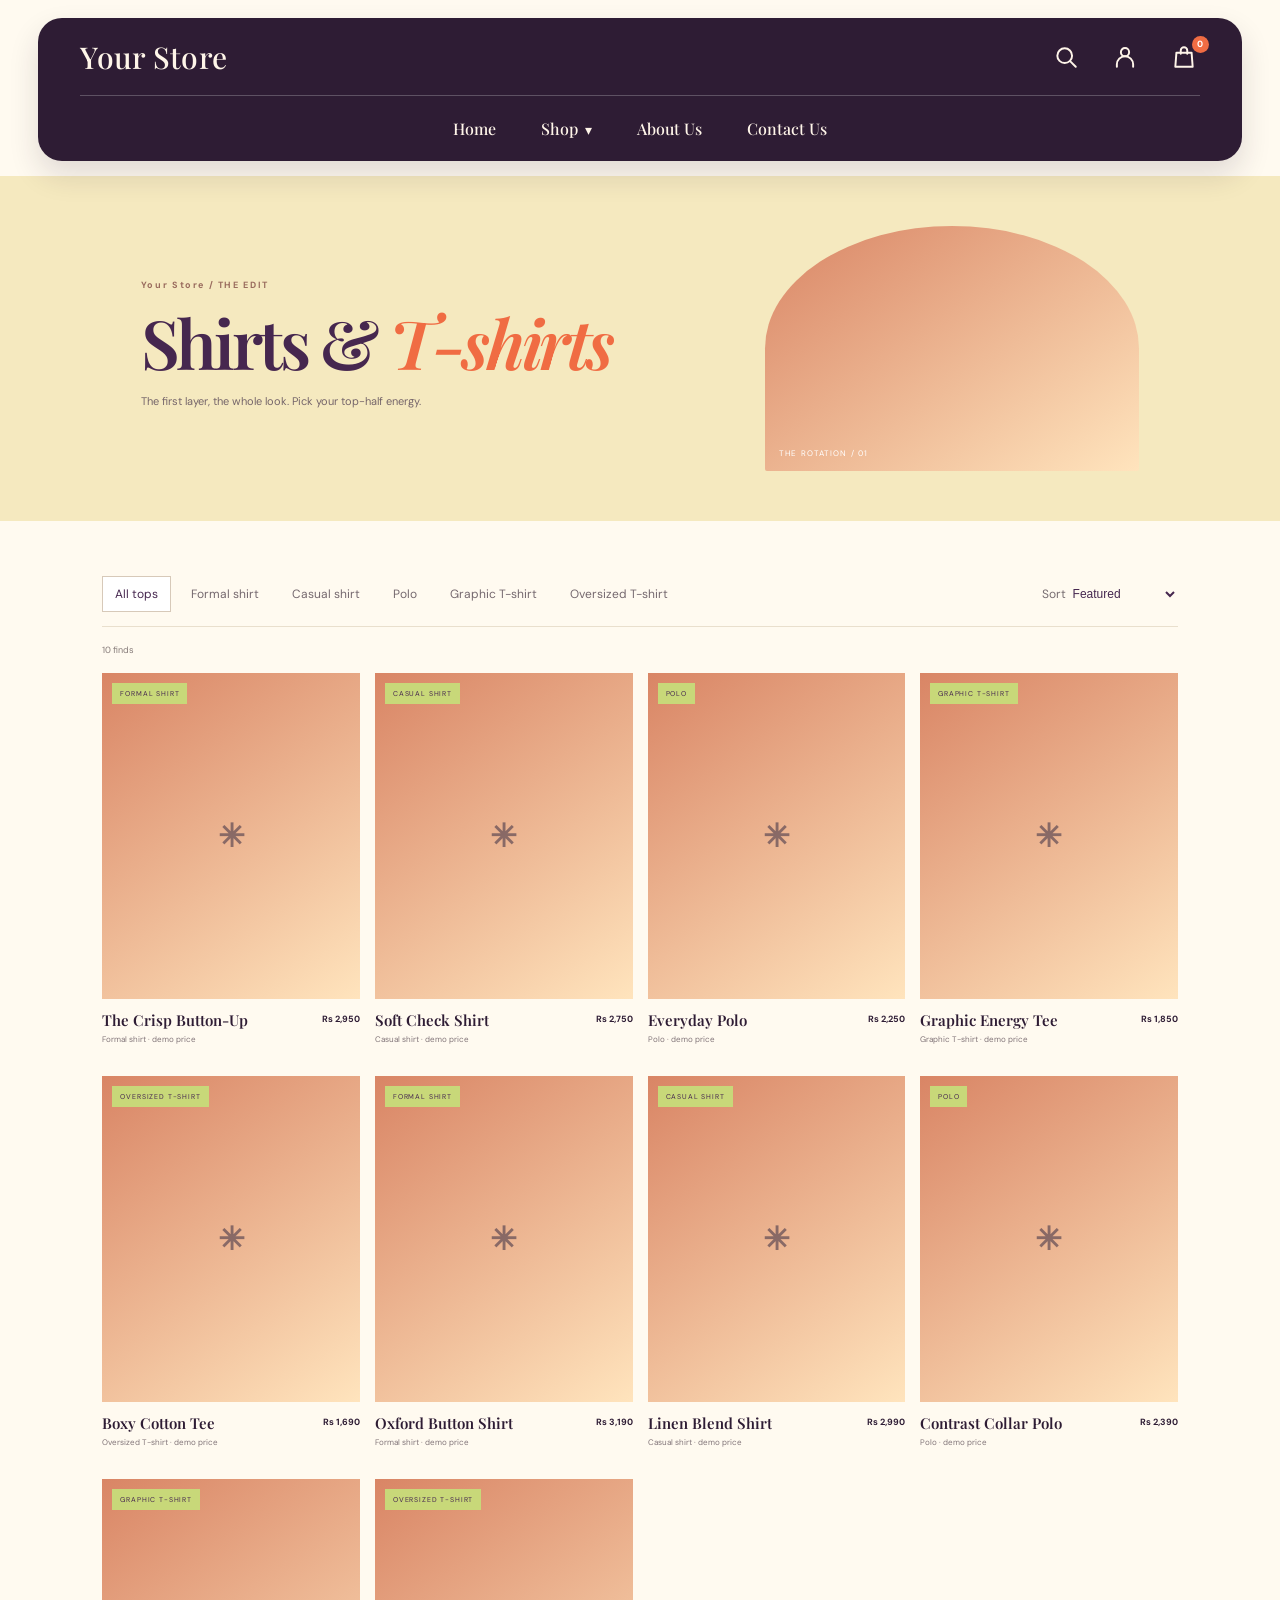
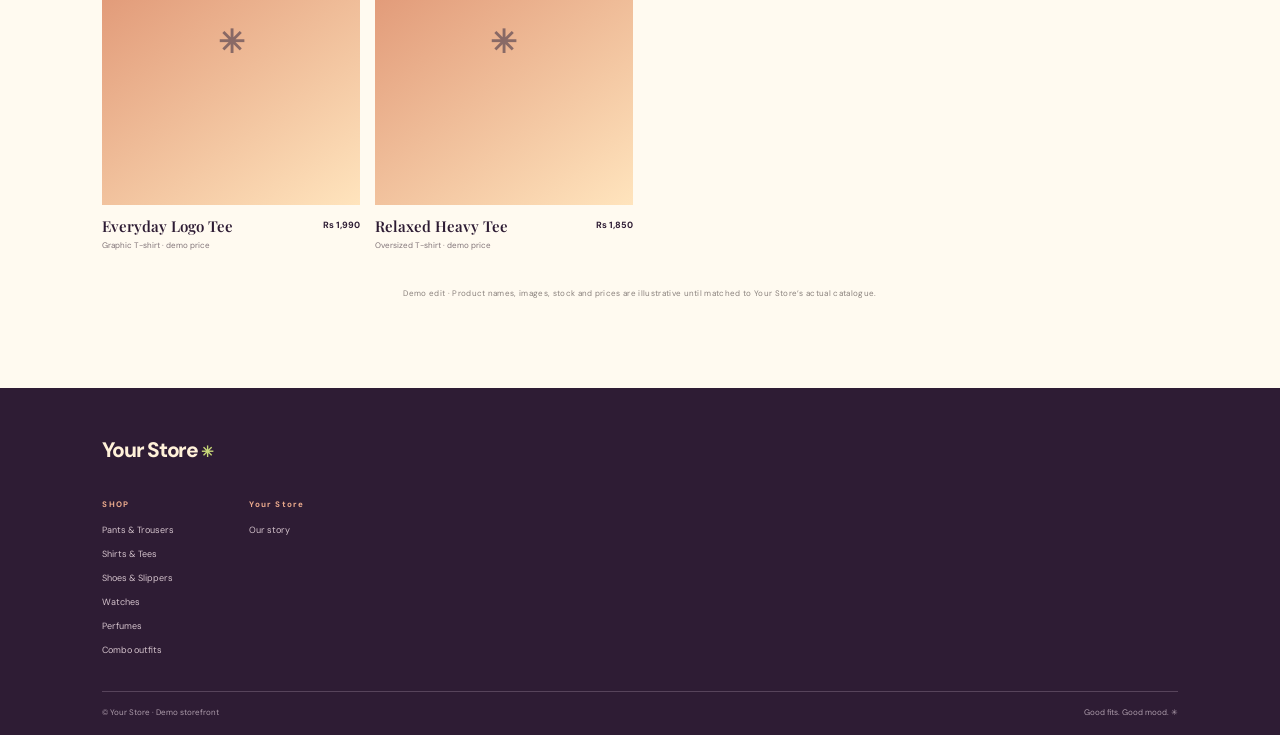
<file: shirts.html>
﻿<!doctype html><html lang="en"><head><meta charset="UTF-8"><meta name="viewport" content="width=device-width,initial-scale=1"><meta name="theme-color" content="#f5e9bf"><title>Shirts & T-shirts — Your Store</title><link rel="preconnect" href="https://fonts.googleapis.com"><link rel="preconnect" href="https://fonts.gstatic.com" crossorigin><link href="https://fonts.googleapis.com/css2?family=DM+Sans:wght@400;500;600;700;800&family=Playfair+Display:ital,wght@0,600;0,700;1,600;1,700&display=swap" rel="stylesheet"><link rel="stylesheet" href="styles.css"></head><body data-collection="shirts">
<header class="site-header"><div class="header-top"><button class="menu-toggle" aria-label="Open navigation"><span></span><span></span><span></span></button><a href="index.html" class="logo">Your Store</a><div class="header-icons"><button class="search-toggle" aria-label="Search"><svg viewBox="0 0 24 24"><circle cx="10.8" cy="10.8" r="6.8"></circle><path d="m16 16 5 5"></path></svg></button><a class="account-icon" href="about.html" aria-label="About us"><svg viewBox="0 0 24 24"><circle cx="12" cy="7.5" r="3.8"></circle><path d="M4.5 21v-2.2a7.5 7.5 0 0 1 15 0V21"></path></svg></a><button class="bag-open" aria-label="Open bag"><svg viewBox="0 0 24 24"><path d="M5 8h14l1 13H4L5 8Z"></path><path d="M9 9V6a3 3 0 0 1 6 0v3"></path></svg><b class="bag-count">0</b></button></div></div><nav class="main-nav" aria-label="Main navigation"><a href="index.html">Home</a><div class="shop-menu"><button class="shop-toggle" aria-expanded="false">Shop <span>▾</span></button><div class="shop-dropdown"><span class="dropdown-title">SHOP THE EDIT</span><a href="shirts.html">Shirts &amp; T-shirts</a><a href="pants.html">Pants &amp; Trousers</a><a href="shoes.html">Shoes</a><a href="slippers.html">Slippers</a><a href="watches.html">Watches</a><a href="perfumes.html">Perfumes</a><a href="combos.html">Combos</a><a href="new-arrivals.html">New Arrivals</a></div></div><a href="about.html">About Us</a><a href="contact.html">Contact Us</a></nav><form class="nav-search"><input type="search" name="q" placeholder="Search pants, watches, perfumes…" aria-label="Search products"><button type="submit">Search ↗</button></form></header>
<main><section class="collection-banner"><div class="collection-banner-copy" id="collection-heading"></div><div class="collection-banner-art"><img src="https://images.unsplash.com/photo-1542272604-787c3835535d?auto=format&fit=crop&w=900&q=85" alt="Pants collection"><span>THE ROTATION / 01</span></div></section><section class="collection-shop"><div class="collection-tools"><div class="type-chips" id="collection-types"></div><label>Sort <select id="collection-sort"><option value="featured">Featured</option><option value="low">Price low to high</option><option value="high">Price high to low</option></select></label></div><div class="result-count" id="result-count"></div><div class="collection-products" id="collection-products"></div><div id="no-results" hidden class="collection-empty">Nothing in this fit just yet ✳</div><p class="demo-disclaimer">Demo edit · Product names, images, stock and prices are illustrative until matched to Your Store’s actual catalogue.</p></section></main>
<footer class="footer"><a href="index.html" class="logo">Your Store<i>✳</i></a><div class="footer-links"><div><b>SHOP</b><a href="pants.html">Pants & Trousers</a><a href="shirts.html">Shirts & Tees</a><a href="shoes.html">Shoes & Slippers</a><a href="watches.html">Watches</a><a href="perfumes.html">Perfumes</a><a href="combos.html">Combo outfits</a></div><div><b>Your Store</b><a href="about.html">Our story</a></div></div><div class="footer-bottom"><span>© Your Store · Demo storefront</span><span>Good fits. Good mood. ✳</span></div></footer><div class="shade" id="shade"></div><aside class="bag-drawer" id="bag-drawer"><div class="drawer-heading"><div><span class="kicker">YOUR PICKS</span><h2>Your bag <small class="bag-count">0</small></h2></div><button class="drawer-close" aria-label="Close bag">×</button></div><div class="drawer-items" id="drawer-items"></div><div class="bag-empty" id="bag-empty"><span>✳</span><h3>Looking for a good fit?</h3><p>Your bag is empty for now.</p><button class="pill-button bag-continue">Browse the edit <span>↗</span></button></div><div class="drawer-bottom" id="drawer-bottom"><p><span>Subtotal</span><b id="bag-subtotal">Rs 0</b></p><small>Demo checkout · order handling is not connected yet.</small><button class="pill-button checkout">Continue <span>↗</span></button></div></aside><div class="toast" id="toast"></div><script src="app.js"></script></body></html>
</file>
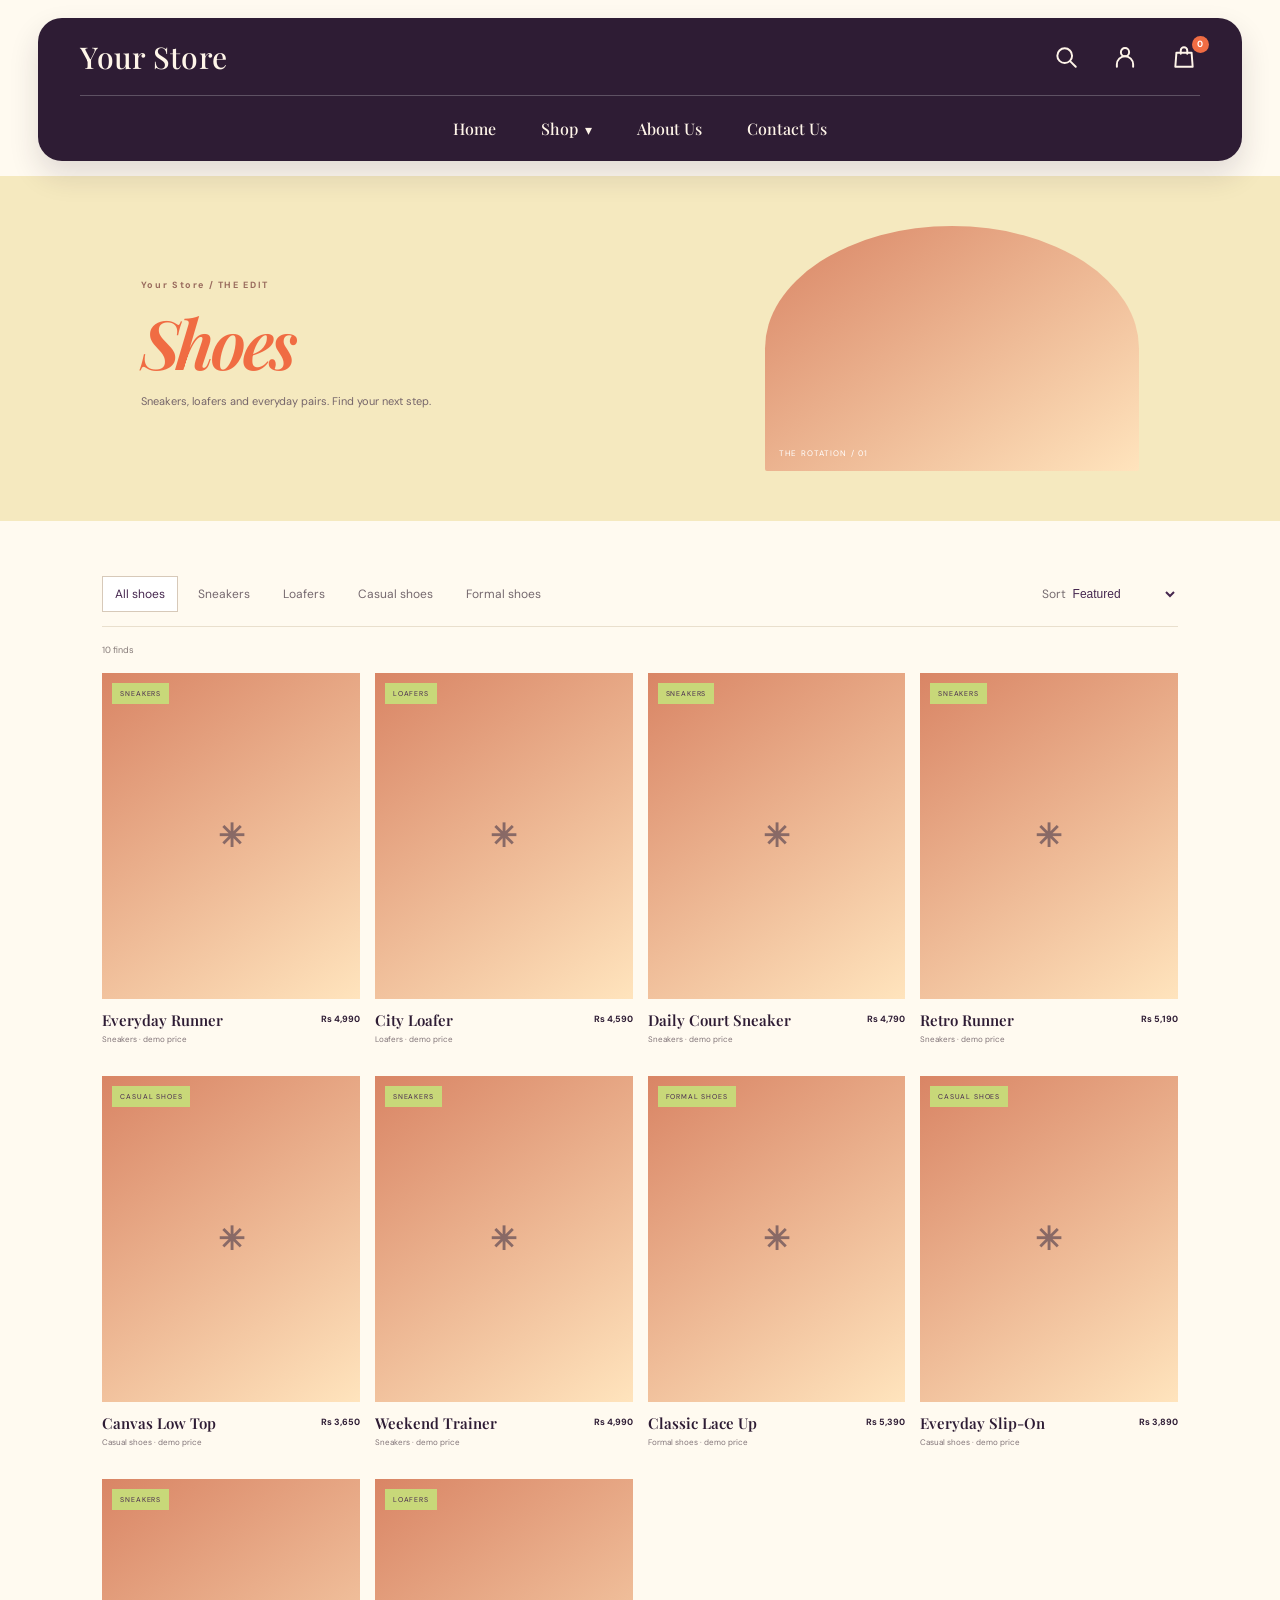
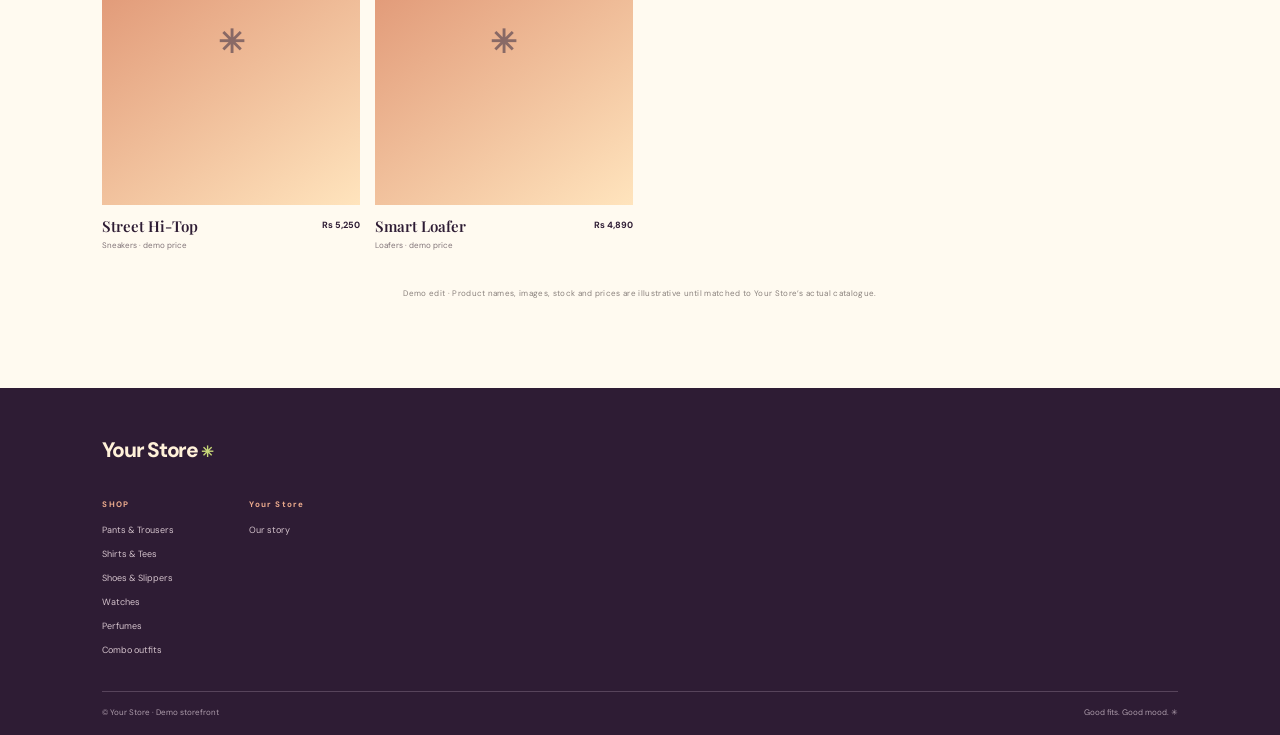
<file: shoes.html>
﻿<!doctype html><html lang="en"><head><meta charset="UTF-8"><meta name="viewport" content="width=device-width,initial-scale=1"><meta name="theme-color" content="#f5e9bf"><title>Shoes — Your Store</title><link rel="preconnect" href="https://fonts.googleapis.com"><link rel="preconnect" href="https://fonts.gstatic.com" crossorigin><link href="https://fonts.googleapis.com/css2?family=DM+Sans:wght@400;500;600;700;800&family=Playfair+Display:ital,wght@0,600;0,700;1,600;1,700&display=swap" rel="stylesheet"><link rel="stylesheet" href="styles.css"></head><body data-collection="shoes">
<header class="site-header"><div class="header-top"><button class="menu-toggle" aria-label="Open navigation"><span></span><span></span><span></span></button><a href="index.html" class="logo">Your Store</a><div class="header-icons"><button class="search-toggle" aria-label="Search"><svg viewBox="0 0 24 24"><circle cx="10.8" cy="10.8" r="6.8"></circle><path d="m16 16 5 5"></path></svg></button><a class="account-icon" href="about.html" aria-label="About us"><svg viewBox="0 0 24 24"><circle cx="12" cy="7.5" r="3.8"></circle><path d="M4.5 21v-2.2a7.5 7.5 0 0 1 15 0V21"></path></svg></a><button class="bag-open" aria-label="Open bag"><svg viewBox="0 0 24 24"><path d="M5 8h14l1 13H4L5 8Z"></path><path d="M9 9V6a3 3 0 0 1 6 0v3"></path></svg><b class="bag-count">0</b></button></div></div><nav class="main-nav" aria-label="Main navigation"><a href="index.html">Home</a><div class="shop-menu"><button class="shop-toggle" aria-expanded="false">Shop <span>▾</span></button><div class="shop-dropdown"><span class="dropdown-title">SHOP THE EDIT</span><a href="shirts.html">Shirts &amp; T-shirts</a><a href="pants.html">Pants &amp; Trousers</a><a href="shoes.html">Shoes</a><a href="slippers.html">Slippers</a><a href="watches.html">Watches</a><a href="perfumes.html">Perfumes</a><a href="combos.html">Combos</a><a href="new-arrivals.html">New Arrivals</a></div></div><a href="about.html">About Us</a><a href="contact.html">Contact Us</a></nav><form class="nav-search"><input type="search" name="q" placeholder="Search pants, watches, perfumes…" aria-label="Search products"><button type="submit">Search ↗</button></form></header>
<main><section class="collection-banner"><div class="collection-banner-copy" id="collection-heading"></div><div class="collection-banner-art"><img src="https://images.unsplash.com/photo-1542272604-787c3835535d?auto=format&fit=crop&w=900&q=85" alt="Pants collection"><span>THE ROTATION / 01</span></div></section><section class="collection-shop"><div class="collection-tools"><div class="type-chips" id="collection-types"></div><label>Sort <select id="collection-sort"><option value="featured">Featured</option><option value="low">Price low to high</option><option value="high">Price high to low</option></select></label></div><div class="result-count" id="result-count"></div><div class="collection-products" id="collection-products"></div><div id="no-results" hidden class="collection-empty">Nothing in this fit just yet ✳</div><p class="demo-disclaimer">Demo edit · Product names, images, stock and prices are illustrative until matched to Your Store’s actual catalogue.</p></section></main>
<footer class="footer"><a href="index.html" class="logo">Your Store<i>✳</i></a><div class="footer-links"><div><b>SHOP</b><a href="pants.html">Pants & Trousers</a><a href="shirts.html">Shirts & Tees</a><a href="shoes.html">Shoes & Slippers</a><a href="watches.html">Watches</a><a href="perfumes.html">Perfumes</a><a href="combos.html">Combo outfits</a></div><div><b>Your Store</b><a href="about.html">Our story</a></div></div><div class="footer-bottom"><span>© Your Store · Demo storefront</span><span>Good fits. Good mood. ✳</span></div></footer><div class="shade" id="shade"></div><aside class="bag-drawer" id="bag-drawer"><div class="drawer-heading"><div><span class="kicker">YOUR PICKS</span><h2>Your bag <small class="bag-count">0</small></h2></div><button class="drawer-close" aria-label="Close bag">×</button></div><div class="drawer-items" id="drawer-items"></div><div class="bag-empty" id="bag-empty"><span>✳</span><h3>Looking for a good fit?</h3><p>Your bag is empty for now.</p><button class="pill-button bag-continue">Browse the edit <span>↗</span></button></div><div class="drawer-bottom" id="drawer-bottom"><p><span>Subtotal</span><b id="bag-subtotal">Rs 0</b></p><small>Demo checkout · order handling is not connected yet.</small><button class="pill-button checkout">Continue <span>↗</span></button></div></aside><div class="toast" id="toast"></div><script src="app.js"></script></body></html>
</file>
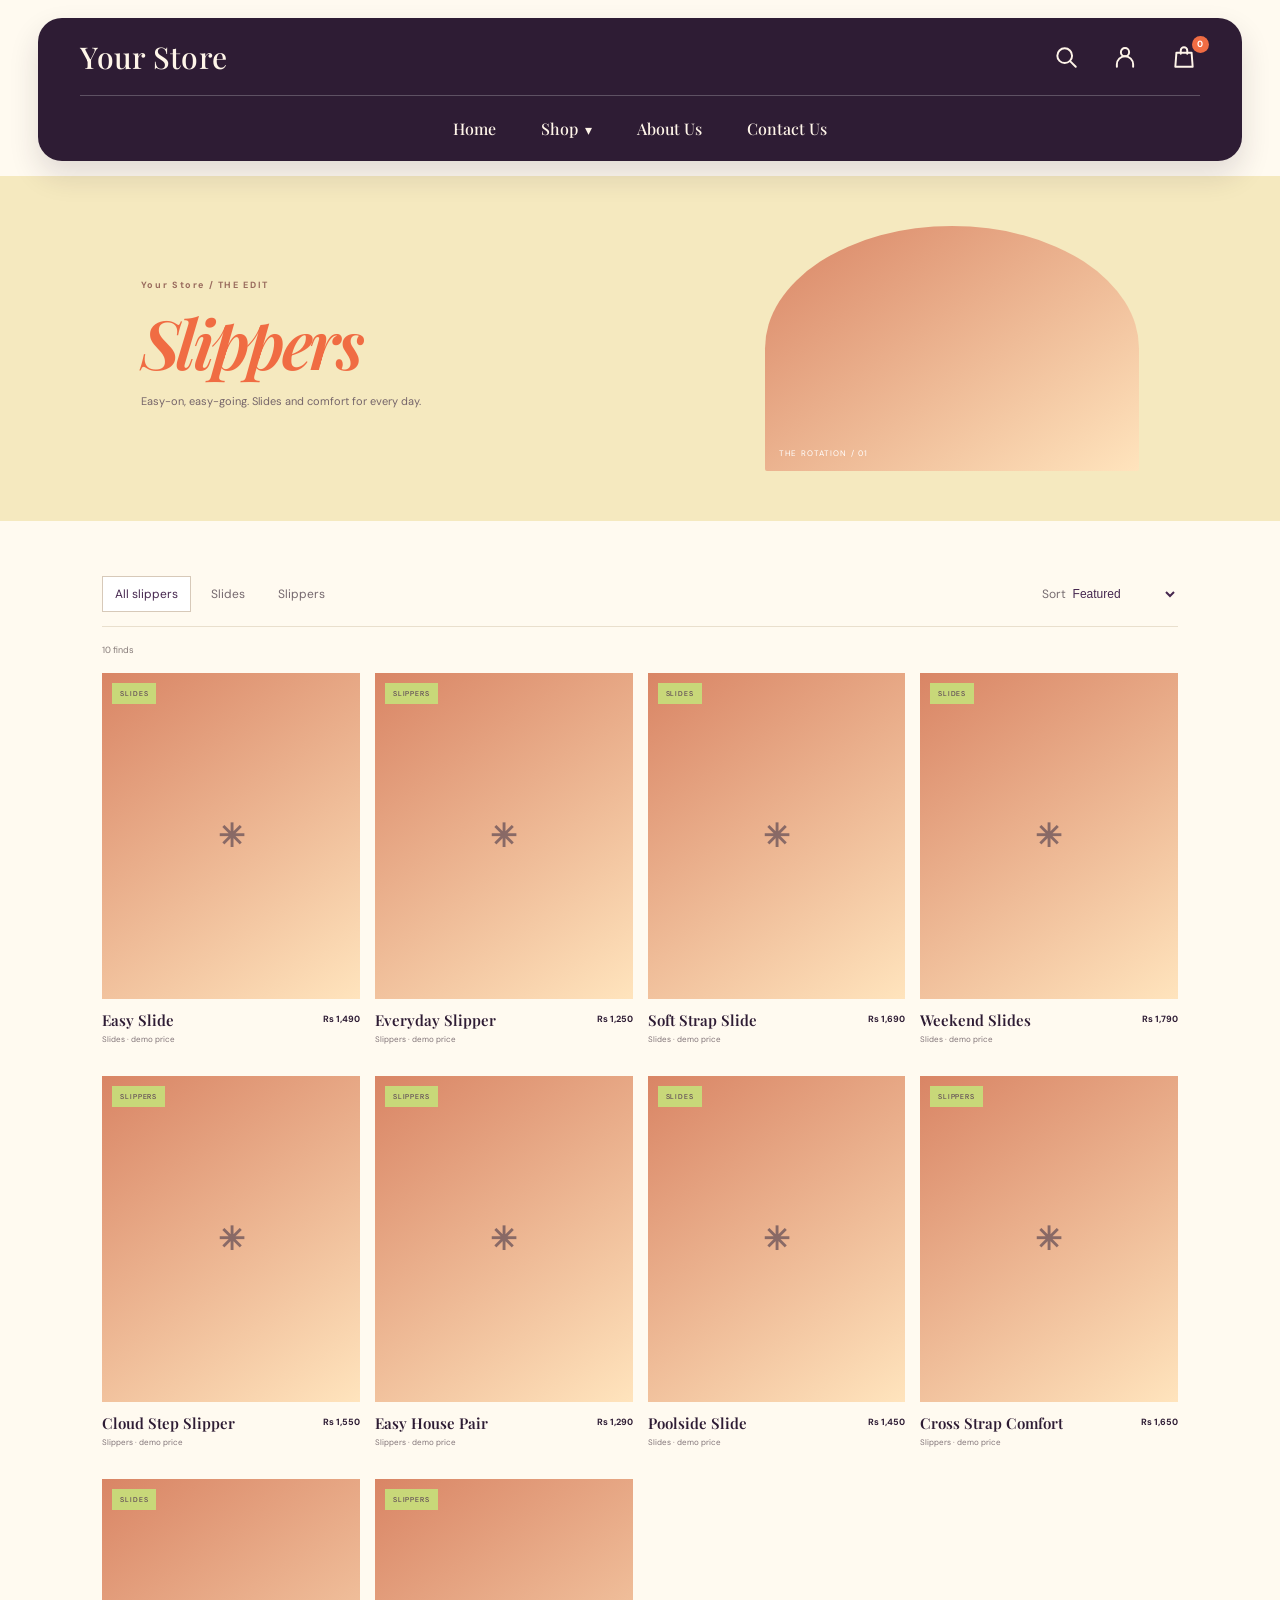
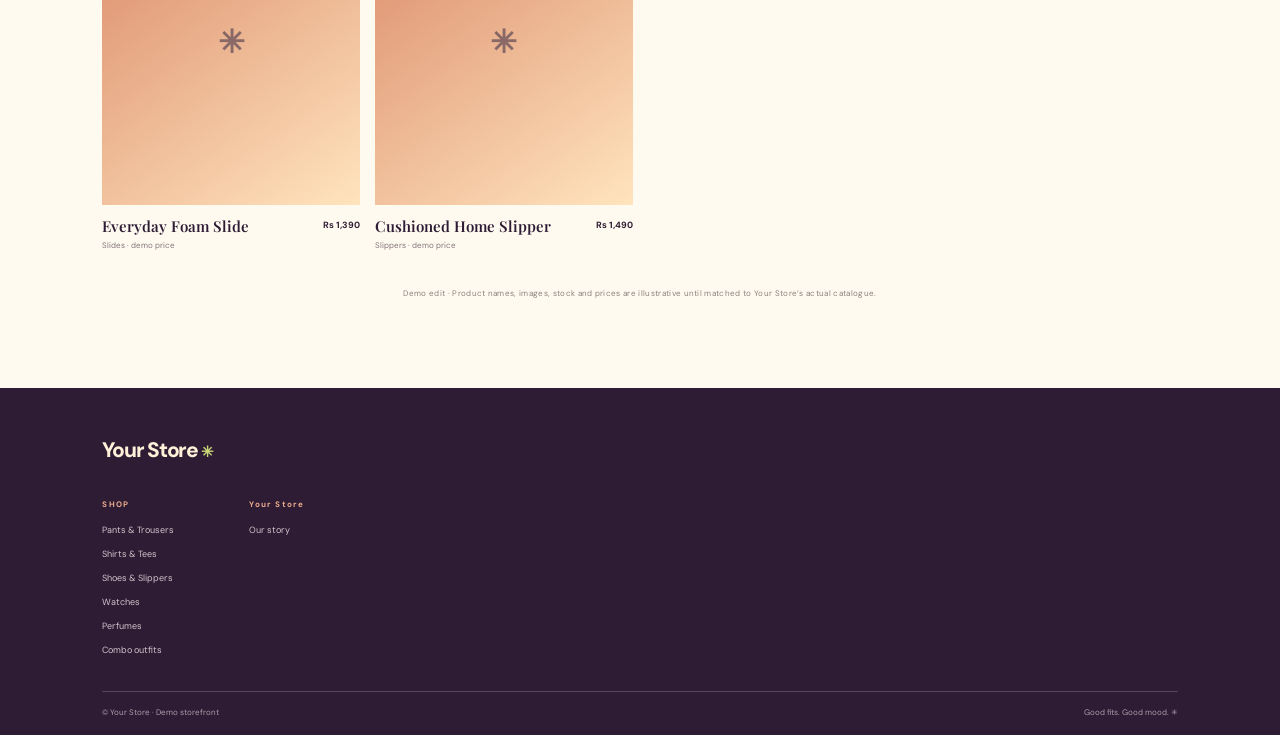
<file: slippers.html>
﻿<!doctype html><html lang="en"><head><meta charset="UTF-8"><meta name="viewport" content="width=device-width,initial-scale=1"><meta name="theme-color" content="#f5e9bf"><title>Slippers — Your Store</title><link rel="preconnect" href="https://fonts.googleapis.com"><link rel="preconnect" href="https://fonts.gstatic.com" crossorigin><link href="https://fonts.googleapis.com/css2?family=DM+Sans:wght@400;500;600;700;800&family=Playfair+Display:ital,wght@0,600;0,700;1,600;1,700&display=swap" rel="stylesheet"><link rel="stylesheet" href="styles.css"></head><body data-collection="slippers">
<header class="site-header"><div class="header-top"><button class="menu-toggle" aria-label="Open navigation"><span></span><span></span><span></span></button><a href="index.html" class="logo">Your Store</a><div class="header-icons"><button class="search-toggle" aria-label="Search"><svg viewBox="0 0 24 24"><circle cx="10.8" cy="10.8" r="6.8"></circle><path d="m16 16 5 5"></path></svg></button><a class="account-icon" href="about.html" aria-label="About us"><svg viewBox="0 0 24 24"><circle cx="12" cy="7.5" r="3.8"></circle><path d="M4.5 21v-2.2a7.5 7.5 0 0 1 15 0V21"></path></svg></a><button class="bag-open" aria-label="Open bag"><svg viewBox="0 0 24 24"><path d="M5 8h14l1 13H4L5 8Z"></path><path d="M9 9V6a3 3 0 0 1 6 0v3"></path></svg><b class="bag-count">0</b></button></div></div><nav class="main-nav" aria-label="Main navigation"><a href="index.html">Home</a><div class="shop-menu"><button class="shop-toggle" aria-expanded="false">Shop <span>▾</span></button><div class="shop-dropdown"><span class="dropdown-title">SHOP THE EDIT</span><a href="shirts.html">Shirts &amp; T-shirts</a><a href="pants.html">Pants &amp; Trousers</a><a href="shoes.html">Shoes</a><a href="slippers.html">Slippers</a><a href="watches.html">Watches</a><a href="perfumes.html">Perfumes</a><a href="combos.html">Combos</a><a href="new-arrivals.html">New Arrivals</a></div></div><a href="about.html">About Us</a><a href="contact.html">Contact Us</a></nav><form class="nav-search"><input type="search" name="q" placeholder="Search pants, watches, perfumes…" aria-label="Search products"><button type="submit">Search ↗</button></form></header>
<main><section class="collection-banner"><div class="collection-banner-copy" id="collection-heading"></div><div class="collection-banner-art"><img src="https://images.unsplash.com/photo-1542272604-787c3835535d?auto=format&fit=crop&w=900&q=85" alt="Pants collection"><span>THE ROTATION / 01</span></div></section><section class="collection-shop"><div class="collection-tools"><div class="type-chips" id="collection-types"></div><label>Sort <select id="collection-sort"><option value="featured">Featured</option><option value="low">Price low to high</option><option value="high">Price high to low</option></select></label></div><div class="result-count" id="result-count"></div><div class="collection-products" id="collection-products"></div><div id="no-results" hidden class="collection-empty">Nothing in this fit just yet ✳</div><p class="demo-disclaimer">Demo edit · Product names, images, stock and prices are illustrative until matched to Your Store’s actual catalogue.</p></section></main>
<footer class="footer"><a href="index.html" class="logo">Your Store<i>✳</i></a><div class="footer-links"><div><b>SHOP</b><a href="pants.html">Pants & Trousers</a><a href="shirts.html">Shirts & Tees</a><a href="shoes.html">Shoes & Slippers</a><a href="watches.html">Watches</a><a href="perfumes.html">Perfumes</a><a href="combos.html">Combo outfits</a></div><div><b>Your Store</b><a href="about.html">Our story</a></div></div><div class="footer-bottom"><span>© Your Store · Demo storefront</span><span>Good fits. Good mood. ✳</span></div></footer><div class="shade" id="shade"></div><aside class="bag-drawer" id="bag-drawer"><div class="drawer-heading"><div><span class="kicker">YOUR PICKS</span><h2>Your bag <small class="bag-count">0</small></h2></div><button class="drawer-close" aria-label="Close bag">×</button></div><div class="drawer-items" id="drawer-items"></div><div class="bag-empty" id="bag-empty"><span>✳</span><h3>Looking for a good fit?</h3><p>Your bag is empty for now.</p><button class="pill-button bag-continue">Browse the edit <span>↗</span></button></div><div class="drawer-bottom" id="drawer-bottom"><p><span>Subtotal</span><b id="bag-subtotal">Rs 0</b></p><small>Demo checkout · order handling is not connected yet.</small><button class="pill-button checkout">Continue <span>↗</span></button></div></aside><div class="toast" id="toast"></div><script src="app.js"></script></body></html>
</file>
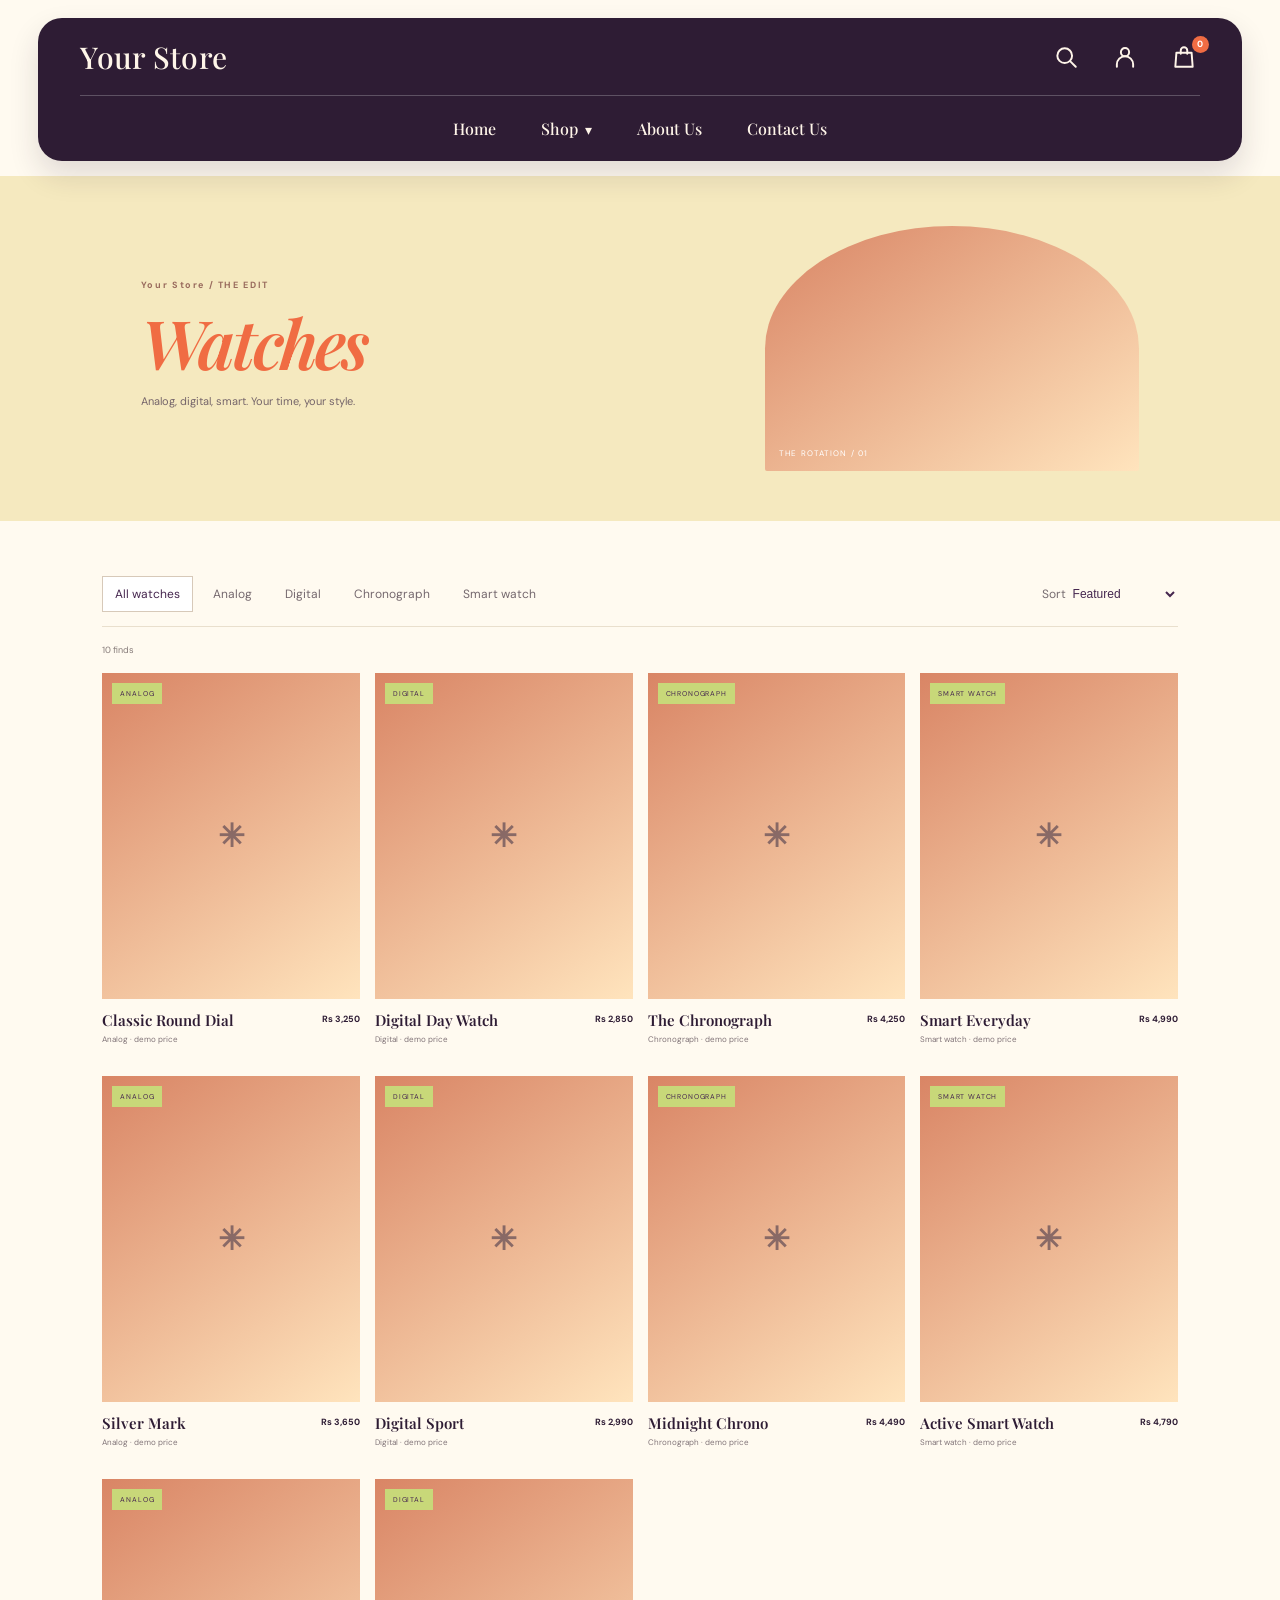
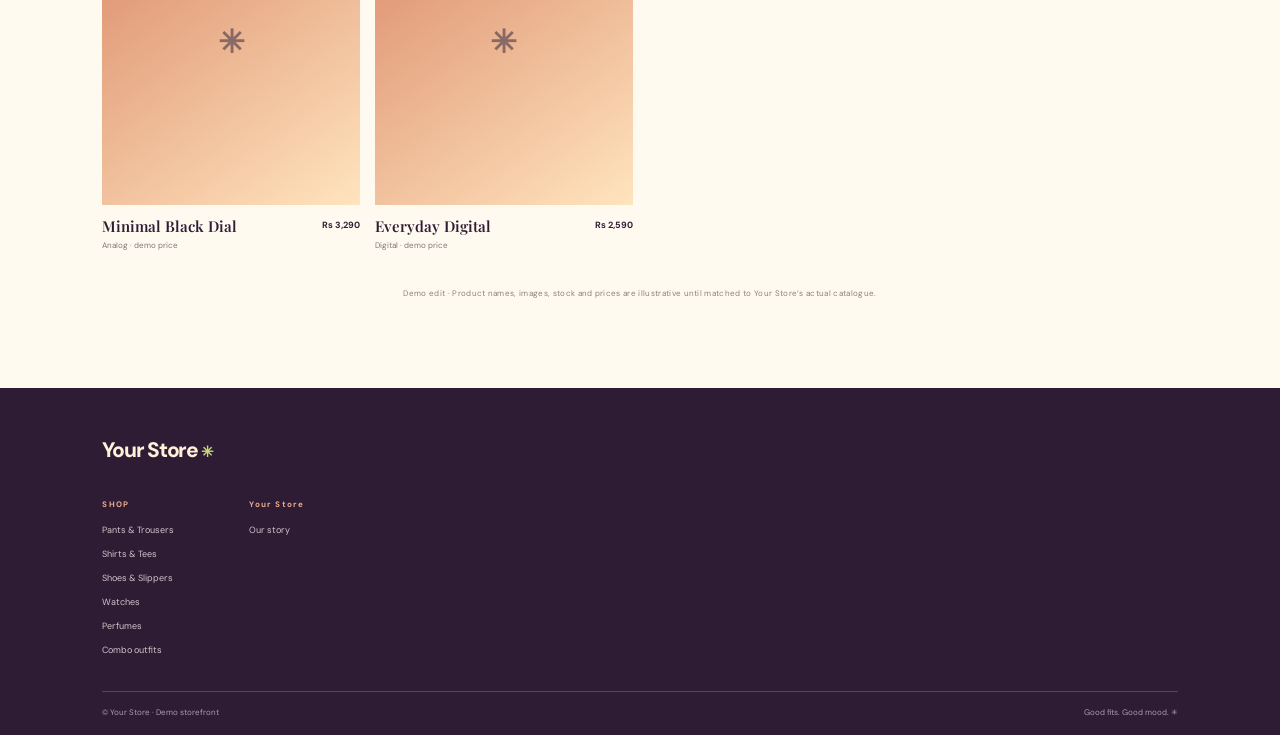
<file: watches.html>
﻿<!doctype html><html lang="en"><head><meta charset="UTF-8"><meta name="viewport" content="width=device-width,initial-scale=1"><meta name="theme-color" content="#f5e9bf"><title>Watches — Your Store</title><link rel="preconnect" href="https://fonts.googleapis.com"><link rel="preconnect" href="https://fonts.gstatic.com" crossorigin><link href="https://fonts.googleapis.com/css2?family=DM+Sans:wght@400;500;600;700;800&family=Playfair+Display:ital,wght@0,600;0,700;1,600;1,700&display=swap" rel="stylesheet"><link rel="stylesheet" href="styles.css"></head><body data-collection="watches">
<header class="site-header"><div class="header-top"><button class="menu-toggle" aria-label="Open navigation"><span></span><span></span><span></span></button><a href="index.html" class="logo">Your Store</a><div class="header-icons"><button class="search-toggle" aria-label="Search"><svg viewBox="0 0 24 24"><circle cx="10.8" cy="10.8" r="6.8"></circle><path d="m16 16 5 5"></path></svg></button><a class="account-icon" href="about.html" aria-label="About us"><svg viewBox="0 0 24 24"><circle cx="12" cy="7.5" r="3.8"></circle><path d="M4.5 21v-2.2a7.5 7.5 0 0 1 15 0V21"></path></svg></a><button class="bag-open" aria-label="Open bag"><svg viewBox="0 0 24 24"><path d="M5 8h14l1 13H4L5 8Z"></path><path d="M9 9V6a3 3 0 0 1 6 0v3"></path></svg><b class="bag-count">0</b></button></div></div><nav class="main-nav" aria-label="Main navigation"><a href="index.html">Home</a><div class="shop-menu"><button class="shop-toggle" aria-expanded="false">Shop <span>▾</span></button><div class="shop-dropdown"><span class="dropdown-title">SHOP THE EDIT</span><a href="shirts.html">Shirts &amp; T-shirts</a><a href="pants.html">Pants &amp; Trousers</a><a href="shoes.html">Shoes</a><a href="slippers.html">Slippers</a><a href="watches.html">Watches</a><a href="perfumes.html">Perfumes</a><a href="combos.html">Combos</a><a href="new-arrivals.html">New Arrivals</a></div></div><a href="about.html">About Us</a><a href="contact.html">Contact Us</a></nav><form class="nav-search"><input type="search" name="q" placeholder="Search pants, watches, perfumes…" aria-label="Search products"><button type="submit">Search ↗</button></form></header>
<main><section class="collection-banner"><div class="collection-banner-copy" id="collection-heading"></div><div class="collection-banner-art"><img src="https://images.unsplash.com/photo-1542272604-787c3835535d?auto=format&fit=crop&w=900&q=85" alt="Pants collection"><span>THE ROTATION / 01</span></div></section><section class="collection-shop"><div class="collection-tools"><div class="type-chips" id="collection-types"></div><label>Sort <select id="collection-sort"><option value="featured">Featured</option><option value="low">Price low to high</option><option value="high">Price high to low</option></select></label></div><div class="result-count" id="result-count"></div><div class="collection-products" id="collection-products"></div><div id="no-results" hidden class="collection-empty">Nothing in this fit just yet ✳</div><p class="demo-disclaimer">Demo edit · Product names, images, stock and prices are illustrative until matched to Your Store’s actual catalogue.</p></section></main>
<footer class="footer"><a href="index.html" class="logo">Your Store<i>✳</i></a><div class="footer-links"><div><b>SHOP</b><a href="pants.html">Pants & Trousers</a><a href="shirts.html">Shirts & Tees</a><a href="shoes.html">Shoes & Slippers</a><a href="watches.html">Watches</a><a href="perfumes.html">Perfumes</a><a href="combos.html">Combo outfits</a></div><div><b>Your Store</b><a href="about.html">Our story</a></div></div><div class="footer-bottom"><span>© Your Store · Demo storefront</span><span>Good fits. Good mood. ✳</span></div></footer><div class="shade" id="shade"></div><aside class="bag-drawer" id="bag-drawer"><div class="drawer-heading"><div><span class="kicker">YOUR PICKS</span><h2>Your bag <small class="bag-count">0</small></h2></div><button class="drawer-close" aria-label="Close bag">×</button></div><div class="drawer-items" id="drawer-items"></div><div class="bag-empty" id="bag-empty"><span>✳</span><h3>Looking for a good fit?</h3><p>Your bag is empty for now.</p><button class="pill-button bag-continue">Browse the edit <span>↗</span></button></div><div class="drawer-bottom" id="drawer-bottom"><p><span>Subtotal</span><b id="bag-subtotal">Rs 0</b></p><small>Demo checkout · order handling is not connected yet.</small><button class="pill-button checkout">Continue <span>↗</span></button></div></aside><div class="toast" id="toast"></div><script src="app.js"></script></body></html>
</file>
<file: styles.css>
﻿@import url('https://fonts.googleapis.com/css2?family=Playfair+Display:wght@400;500;600;700&display=swap');
:root{--plum:#46274f;--plum-deep:#2e1c34;--orange:#f06c43;--butter:#f5e9bf;--lime:#c8d879;--pink:#eab0a6;--paper:#fffaf0;--muted:#746a68;--line:#e9dfcd;--serif:'Playfair Display',Georgia,serif;--sans:'DM Sans',Arial,sans-serif}*{box-sizing:border-box}html{scroll-behavior:smooth;scroll-padding-top:80px}body{margin:0;background:var(--paper);color:var(--plum-deep);font:14px var(--sans);-webkit-font-smoothing:antialiased}body.no-scroll{overflow:hidden}a{color:inherit;text-decoration:none}button{font:inherit;color:inherit;cursor:pointer}.topline{height:32px;background:var(--plum);color:#fff4dc;display:flex;justify-content:center;align-items:center;gap:12px;font-size:9px;letter-spacing:.13em}.topline-dot{color:var(--lime)}.topline a{position:absolute;right:5%;color:#eac9a9;font-size:9px;letter-spacing:.04em}.site-header{height:75px;position:sticky;top:0;z-index:15;background:rgba(255,250,240,.95);backdrop-filter:blur(12px);border-bottom:1px solid #e9dfcd;display:flex;align-items:center;justify-content:space-between;padding:0 6.5%}.logo{font-size:21px;font-weight:800;letter-spacing:-.06em;color:var(--plum);white-space:nowrap}.logo span{font-size:12px;font-weight:600;letter-spacing:.15em;margin-left:5px}.logo i{font-style:normal;color:var(--orange);font-size:15px;margin-left:3px}.main-nav{display:flex;align-items:center;gap:27px;height:100%}.main-nav>a{font-size:10px;color:#62565d;transition:color .18s}.main-nav>a:hover,.main-nav>a.nav-active{color:var(--orange)}.main-nav>a span{font-size:12px}.header-right{display:flex;align-items:center;gap:22px}.tiktok-link{font-size:10px}.bag-open{border:0;background:none;font-size:10px}.bag-count{display:inline-grid;place-items:center;width:21px;height:21px;margin-left:5px;background:var(--orange);color:white;border-radius:50%;font-size:9px}.menu-toggle{display:none;background:none;border:0;font-size:20px}.hero{min-height:580px;height:min(690px,63vw);background:var(--butter);display:grid;grid-template-columns:1.02fr .98fr;position:relative;overflow:hidden}.hero-copy{position:relative;padding:92px 0 90px 14%;align-self:center;z-index:1}.kicker{font-size:9px;letter-spacing:.18em;font-weight:700;color:#996b5d}.hero .kicker{display:flex;align-items:center;gap:9px}.hero .kicker i{display:inline-block;width:7px;height:7px;background:var(--orange);border-radius:50%}.hero h1{font:600 clamp(52px,6.5vw,86px)/.99 var(--serif);letter-spacing:-.055em;margin:24px 0 19px;color:var(--plum)}.hero h1 em,.section-top h2 em,.outfit-copy h2 em,.brand-note h2 em,.social-strip h2 em{color:var(--orange);font-weight:600}.hero-copy>p{font-size:12px;line-height:1.8;color:#6d5e5f;max-width:340px;margin:0 0 25px}.pill-button{min-height:47px;border:0;border-radius:2px;background:var(--plum);color:#fff6e9;display:inline-flex;align-items:center;justify-content:space-between;gap:28px;padding:0 18px;font-size:10px;transition:background .2s,transform .2s}.pill-button:hover{background:var(--orange);transform:translateY(-2px)}.pill-button span{font-size:15px}.hero-stamp{position:absolute;left:5%;bottom:44px;width:58px;height:58px;border:1px solid #bc997b;border-radius:50%;display:flex;align-items:center;justify-content:center;gap:2px;color:var(--plum);transform:rotate(-12deg)}.hero-stamp b{font-size:12px}.hero-stamp span{font-size:6px;line-height:1.15;font-weight:700}.hero-visual{position:relative;margin:29px 7% 29px 0;overflow:hidden;background:var(--pink);border-radius:48% 48% 3px 3px}.hero-visual img{width:100%;height:100%;object-fit:cover;object-position:center 34%;mix-blend-mode:multiply;filter:saturate(.87)}.image-caption{position:absolute;right:0;bottom:12%;background:var(--lime);padding:13px 18px;font-size:8px;line-height:1.7;letter-spacing:.14em;transform:rotate(-4deg)}.image-caption strong{font-size:13px;color:var(--plum)}.scribble{position:absolute;top:9%;left:8%;color:var(--orange);font-size:35px}.hero-scroll{position:absolute;left:6.5%;bottom:25px;font-size:8px;letter-spacing:.17em;color:#76656a}.hero-scroll span{color:var(--orange);font-size:13px;margin-left:7px}.ticker{height:45px;background:var(--orange);color:#fff8e7;overflow:hidden;display:flex;align-items:center;white-space:nowrap;font-size:10px;font-weight:700;letter-spacing:.16em}.ticker div{min-width:max-content;animation:marquee 25s linear infinite}.ticker i{font-style:normal;color:var(--lime);margin:0 24px}.section-pad{padding:95px 8% 100px}.section-top{display:flex;justify-content:space-between;align-items:end;margin-bottom:31px}.section-top h2,.brand-note h2{font:600 47px/1.08 var(--serif);letter-spacing:-.04em;color:var(--plum);margin:12px 0 0}.section-top>p{max-width:290px;font-size:11px;line-height:1.8;color:#7a6f6e;margin:0 1% 4px 0}.category-grid{display:grid;grid-template-columns:repeat(4,1fr);gap:15px}.category-card{position:relative;isolation:isolate;min-height:380px;height:34vw;max-height:485px;overflow:hidden;color:#fff;border-radius:3px}.category-card::after{content:"";position:absolute;inset:0;background:linear-gradient(0deg,rgba(38,23,39,.82),rgba(38,23,39,0) 67%);z-index:-0}.category-card img{position:absolute;inset:0;width:100%;height:100%;object-fit:cover;z-index:-1;transition:transform .55s;filter:saturate(.87)}.category-card:hover img{transform:scale(1.04)}.cat-pants{background:#819181}.cat-shirts{background:#c58b77}.cat-shoes{background:#d1ad4c}.cat-more{background:#766075}.cat-index{position:absolute;top:15px;left:15px;font-size:7px;letter-spacing:.13em;color:#fff}.cat-name{position:absolute;bottom:57px;left:16px;right:12px;font:600 21px/1.08 var(--serif)}.cat-name b{float:right;color:var(--lime);font:400 16px var(--sans)}.cat-count{position:absolute;bottom:22px;left:16px;font-size:8px;color:#f7e9d6;letter-spacing:.03em}.outfit-feature{background:var(--plum);color:#fff1e4;display:grid;grid-template-columns:1.08fr .92fr;min-height:485px}.outfit-image{position:relative;min-height:430px;margin:42px 0 42px 13%;overflow:hidden;background:#a69979}.outfit-image img{width:100%;height:100%;position:absolute;inset:0;object-fit:cover;filter:saturate(.73)}.outfit-image span{position:absolute;bottom:15px;left:16px;font-size:8px;letter-spacing:.18em}.outfit-copy{align-self:center;padding:50px 12% 50px 10%;position:relative}.outfit-copy .kicker{color:#dcc0a4}.outfit-copy h2{font:600 58px/.99 var(--serif);letter-spacing:-.04em;margin:18px 0}.outfit-copy h2 em{color:var(--lime)}.outfit-copy>p{max-width:310px;font-size:11px;line-height:1.85;color:#d8c7cf;margin:0 0 25px}.outfit-copy .pill-button{background:var(--lime);color:var(--plum)}.outfit-copy .pill-button:hover{background:var(--orange);color:white}.outfit-number{position:absolute;right:12%;bottom:-48px;font:600 24px var(--serif);color:#f0ccad}.outfit-number span{font:9px var(--sans);color:#ad91a6}.underlink{font-size:10px;border-bottom:1px solid #d6a988;padding-bottom:7px;color:var(--plum)}.home-products{display:grid;grid-template-columns:repeat(4,1fr);gap:16px}.product-card{min-width:0;position:relative;cursor:pointer}.product-picture{position:relative;overflow:hidden;aspect-ratio:.79;background:#e8d8c6}.product-picture img{width:100%;height:100%;object-fit:cover;display:block;transition:transform .45s}.product-card:hover img{transform:scale(1.035)}.product-tag{position:absolute;left:10px;top:10px;background:var(--lime);padding:6px 8px;font-size:7px;letter-spacing:.12em;color:var(--plum)}.product-add{position:absolute;bottom:9px;left:9px;right:9px;height:37px;border:0;background:var(--paper);font-size:9px;letter-spacing:.08em;opacity:0;transition:opacity .18s}.product-card:hover .product-add{opacity:1}.product-meta{display:flex;justify-content:space-between;gap:8px;padding-top:11px}.product-meta b{font:600 15px var(--serif);white-space:nowrap;overflow:hidden;text-overflow:ellipsis}.product-meta strong{font-size:9px;white-space:nowrap;padding-top:3px}.product-type{font-size:8px;color:#817478;margin-top:4px}.demo-disclaimer{text-align:center;margin:27px 0 0;font-size:8px;color:#89807c;letter-spacing:.04em}.brand-note{padding:95px 20px 100px;text-align:center;background:var(--lime)}.brand-star{display:block;font-size:27px;color:var(--orange);margin-bottom:17px}.brand-note .kicker{color:#65703d}.brand-note h2{font-size:42px;margin:13px 0 23px}.brand-note h2 em{color:var(--plum)}.brand-note .underlink{border-color:#859449}.social-strip{padding:78px 8%;background:#f1d9d2;display:grid;grid-template-columns:.8fr 1.2fr;align-items:center;gap:45px}.social-strip .kicker{color:#9c5847}.social-strip h2{font:600 39px/1.08 var(--serif);letter-spacing:-.04em;color:var(--plum);margin:12px 0 20px}.social-strip .pill-button{background:var(--orange)}.social-pics{display:grid;grid-template-columns:repeat(3,1fr);gap:10px}.social-pics img{width:100%;aspect-ratio:.83;object-fit:cover}.footer{padding:48px 8% 18px;background:var(--plum-deep);color:#faeedf}.footer>.logo{color:#fff1d9}.footer>.logo i{color:var(--lime)}.footer-links{display:flex;gap:75px;margin:35px 0}.footer-links>div{display:grid;align-content:start;gap:12px}.footer-links b{font-size:8px;letter-spacing:.17em;color:#edac8e;margin-bottom:3px}.footer-links a{font-size:9px;color:#d4c3cc}.footer-bottom{display:flex;justify-content:space-between;border-top:1px solid #57445b;padding-top:15px;color:#ad9cab;font-size:8px}.shade{position:fixed;inset:0;background:rgba(39,24,40,.46);z-index:30;opacity:0;visibility:hidden;transition:.25s}.shade.visible{opacity:1;visibility:visible}.bag-drawer{position:fixed;z-index:31;right:0;top:0;height:100dvh;width:min(430px,100%);background:var(--paper);padding:28px;transform:translateX(102%);transition:transform .28s;display:flex;flex-direction:column}.bag-drawer.open{transform:translateX(0)}.drawer-heading{display:flex;justify-content:space-between;align-items:center;border-bottom:1px solid var(--line);padding-bottom:16px}.drawer-heading h2{font:600 26px var(--serif);margin:4px 0 0}.drawer-heading small{font:10px var(--sans);color:var(--orange)}.drawer-close{border:0;background:none;font-size:27px}.drawer-items{overflow:auto;flex:1}.drawer-line{display:grid;grid-template-columns:70px 1fr auto;gap:12px;padding:15px 0;border-bottom:1px solid var(--line)}.drawer-line img{width:70px;height:83px;object-fit:cover}.drawer-line h3{font:600 14px var(--serif);margin:4px 0 6px}.drawer-line small{font-size:9px;color:#867b78}.qty-control{display:flex;align-items:center;border:1px solid var(--line);width:max-content;margin-top:9px}.qty-control button{width:24px;height:23px;border:0;background:transparent}.qty-control span{font-size:9px;min-width:16px;text-align:center}.remove-line{border:0;background:none;text-decoration:underline;font-size:8px;color:#817678;margin-top:5px;padding:4px 0}.line-price{font-size:9px;font-weight:700;padding-top:5px}.bag-empty{margin:auto;text-align:center}.bag-empty>span{font-size:26px;color:var(--orange)}.bag-empty h3{font:600 21px var(--serif);margin:10px 0}.bag-empty p{font-size:10px;color:#847977}.drawer-bottom{padding-top:13px;border-top:1px solid var(--line)}.drawer-bottom p{display:flex;justify-content:space-between;font-size:11px}.drawer-bottom small{display:block;color:#847977;font-size:8px;margin-bottom:12px}.drawer-bottom .pill-button{width:100%}.toast{position:fixed;bottom:22px;left:50%;transform:translate(-50%,15px);opacity:0;visibility:hidden;z-index:50;background:var(--plum);color:#fff;padding:12px 18px;font-size:9px;transition:.2s}.toast.show{opacity:1;visibility:visible;transform:translate(-50%,0)}
@keyframes marquee{to{transform:translateX(-50%)}}@media(max-width:1000px){.site-header{padding:0 4%}.main-nav{gap:14px}.main-nav>a{font-size:9px}.hero-copy{padding-left:11%}.category-grid{grid-template-columns:repeat(2,1fr)}.category-card{height:54vw;min-height:350px}.section-pad{padding:75px 6%}.outfit-copy{padding-right:9%}}
@media(max-width:650px){html{scroll-padding-top:62px}.topline{height:29px;font-size:7px;gap:7px}.topline a{right:3%;font-size:7px}.topline>span:first-child{display:none}.site-header{height:62px;padding:0 5%;display:grid;grid-template-columns:30px 1fr 70px;gap:5px}.menu-toggle{display:block}.logo{font-size:18px;text-align:center}.logo span{font-size:10px}.header-right{justify-content:flex-end}.tiktok-link{display:none}.bag-open{font-size:9px;padding:0}.main-nav{position:absolute;left:0;right:0;top:62px;height:auto;display:flex;flex-direction:column;align-items:stretch;gap:0;padding:0 6%;max-height:0;overflow:hidden;background:var(--paper);transition:max-height .25s}.main-nav.mobile-open{max-height:330px;padding-top:8px;padding-bottom:10px;border-bottom:1px solid var(--line)}.main-nav>a{padding:13px 0;border-bottom:1px solid var(--line);font-size:11px}.main-nav>a:last-child{border-bottom:0}.hero{height:auto;min-height:0;grid-template-columns:1fr;padding-bottom:42px}.hero-copy{padding:63px 8% 29px}.hero h1{font-size:61px;margin:20px 0 14px}.hero-copy>p{font-size:11px;max-width:290px}.hero-stamp{left:auto;right:8%;top:50px;bottom:auto;width:52px;height:52px}.hero-visual{height:94vw;max-height:490px;margin:0 7% 7px 19%;border-radius:47% 47% 2px 2px}.hero-visual img{object-position:center 35%}.hero-scroll{bottom:18px;left:7%;font-size:7px}.ticker{height:38px;font-size:8px}.ticker i{margin:0 16px}.section-pad{padding:63px 5% 68px}.section-top{display:block;margin-bottom:24px}.section-top h2{font-size:39px}.section-top>p{margin:11px 0 0;font-size:10px}.category-grid{gap:9px}.category-card{height:69vw;min-height:245px;max-height:360px}.cat-index{top:10px;left:10px;font-size:6px}.cat-name{left:11px;right:8px;bottom:48px;font-size:17px}.cat-name b{font-size:13px}.cat-count{left:11px;bottom:17px;font-size:7px}.outfit-feature{grid-template-columns:1fr}.outfit-image{height:85vw;min-height:310px;margin:23px 7% 0}.outfit-copy{padding:36px 8% 59px}.outfit-copy h2{font-size:49px;margin:13px 0}.outfit-copy>p{font-size:10px}.outfit-number{right:9%;bottom:22px}.home-products{grid-template-columns:repeat(2,1fr);gap:20px 10px}.product-picture{aspect-ratio:.74}.product-add{opacity:1;height:32px;left:6px;right:6px;bottom:6px;font-size:8px}.product-tag{left:6px;top:6px;font-size:6px;padding:5px}.product-meta{padding-top:8px;gap:4px}.product-meta b{font-size:13px}.product-meta strong{font-size:8px}.product-type{font-size:7px}.demo-disclaimer{font-size:7px;line-height:1.6}.brand-note{padding:68px 12px 73px}.brand-note h2{font-size:30px}.brand-note .kicker{font-size:8px}.social-strip{padding:58px 6%;grid-template-columns:1fr;gap:24px}.social-strip h2{font-size:35px}.social-pics{gap:7px}.footer{padding:39px 6% 16px}.footer-links{gap:42px;margin:28px 0}.footer-bottom{font-size:7px;gap:12px}.bag-drawer{padding:23px 18px}}
@media(prefers-reduced-motion:reduce){*,*::before,*::after{scroll-behavior:auto!important;animation-duration:.01ms!important;transition-duration:.01ms!important}}
.collection-banner{min-height:330px;background:var(--butter);display:grid;grid-template-columns:1fr .7fr;align-items:center;padding:50px 11%;gap:9%}.collection-banner-copy h1{font:600 clamp(43px,5.7vw,68px)/1.02 var(--serif);letter-spacing:-.05em;color:var(--plum);margin:15px 0}.collection-banner-copy h1 em{font-weight:600;color:var(--orange)}.collection-banner-copy p{font-size:11px;color:#75656a;max-width:360px;line-height:1.8}.collection-banner-art{height:245px;position:relative;overflow:hidden;border-radius:50% 50% 2px 2px;background:var(--pink)}.collection-banner-art img{width:100%;height:100%;object-fit:cover;mix-blend-mode:multiply;filter:saturate(.85)}.collection-banner-art span{position:absolute;bottom:13px;left:14px;color:white;font-size:8px;letter-spacing:.14em}.collection-shop{padding:55px 8% 90px;max-width:1500px;margin:auto}.collection-tools{display:flex;align-items:center;justify-content:space-between;gap:15px;border-bottom:1px solid var(--line);padding-bottom:14px}.type-chips{display:flex;gap:7px;overflow:auto;scrollbar-width:none}.type-chips::-webkit-scrollbar{display:none}.type-chip{flex:0 0 auto;background:transparent;border:1px solid transparent;padding:9px 12px;font-size:12px;color:#75686e}.type-chip.selected{background:#fff;border-color:#d7c9b9;color:var(--plum)}.collection-tools label{white-space:nowrap;font-size:12px;color:#776c70}.collection-tools select{border:0;background:transparent;font-size:12px;color:var(--plum);outline:none}.result-count{font-size:9px;color:#867b79;margin:17px 0}.collection-products{display:grid;grid-template-columns:repeat(4,minmax(0,1fr));gap:32px 15px}.collection-empty{text-align:center;color:#896f73;padding:70px 10px}.collection-shop .demo-disclaimer{margin-top:38px}
@media(max-width:650px){.collection-banner{min-height:0;grid-template-columns:1fr;padding:45px 7% 25px;gap:20px}.collection-banner-copy h1{font-size:45px;margin:11px 0}.collection-banner-copy p{font-size:10px}.collection-banner-art{height:63vw;max-height:300px;margin:0 8% 0 21%}.collection-shop{padding:24px 5% 65px}.collection-tools{align-items:flex-end;flex-direction:column}.type-chips{width:100%}.type-chip{padding:9px;font-size:11px}.collection-tools label{align-self:flex-end}.collection-products{grid-template-columns:repeat(2,minmax(0,1fr));gap:22px 10px}.result-count{margin:12px 0}}
.about-hero{background:var(--butter);display:grid;grid-template-columns:1fr .8fr;align-items:center;gap:9%;padding:70px 12%}.about-hero h1{font:600 clamp(44px,5.5vw,70px)/1 var(--serif);color:var(--plum);letter-spacing:-.05em;margin:18px 0}.about-hero h1 em{color:var(--orange)}.about-hero p{font-size:11px;color:#73656a;line-height:1.9;max-width:390px;margin:0 0 22px}.about-hero img{width:100%;height:420px;object-fit:cover;border-radius:48% 48% 2px 2px}.about-values{display:grid;grid-template-columns:repeat(3,1fr);gap:30px;padding:75px 10%}.about-values article{border-top:1px solid #d9cbbc;padding:17px 5px}.about-values article>span{font-size:8px;letter-spacing:.15em;color:#aa725e}.about-values h2{font:600 23px var(--serif);color:var(--plum);margin:14px 0 8px}.about-values p{font-size:10px;line-height:1.8;color:#7d7173}.about-values .underlink{display:inline-block;margin-top:8px}.about-note{background:var(--lime);text-align:center;padding:63px 12px 74px}.about-note h2{font:600 41px/1.08 var(--serif);color:var(--plum);margin:10px 0 20px}.about-note h2 em{color:var(--orange)}
@media(max-width:650px){.about-hero{grid-template-columns:1fr;padding:48px 7% 24px;gap:22px}.about-hero h1{font-size:48px}.about-hero img{height:70vw;max-height:360px;margin-left:12%;width:88%}.about-values{grid-template-columns:1fr;gap:5px;padding:48px 7%}.about-values article{padding:15px 4px}.about-note{padding:53px 10px 60px}.about-note h2{font-size:32px}}
.site-header{max-width:1380px;height:auto;display:block;margin:18px auto 15px;padding:0 42px;background:var(--plum-deep);color:#fff5e9;border:0;border-radius:24px;position:relative;top:auto;box-shadow:0 14px 30px rgba(46,28,52,.14)}.header-top{height:77px;display:flex;justify-content:space-between;align-items:center}.site-header .logo{font:500 30px/1 var(--serif);color:#fff6e9;letter-spacing:.01em}.site-header .logo span,.site-header .logo i{display:none}.header-icons{display:flex;align-items:center;gap:27px}.header-icons button,.header-icons a{display:grid;place-items:center;background:none;color:#fff5e9;border:0;padding:3px;position:relative}.header-icons svg{width:26px;height:26px;fill:none;stroke:currentColor;stroke-width:1.8;stroke-linecap:round;stroke-linejoin:round}.header-icons .bag-count{position:absolute;right:-9px;top:-5px;width:17px;height:17px;font:700 9px var(--sans);background:var(--orange)}.main-nav{height:66px;border-top:1px solid rgba(255,255,255,.23);display:flex;align-items:center;justify-content:center;gap:45px;position:relative}.main-nav>a,.shop-toggle{font:500 16px var(--serif);color:#fff5e9;background:none;border:0;padding:8px 0}.main-nav>a:hover,.shop-toggle:hover{color:var(--lime)}.shop-menu{height:100%;display:flex;align-items:center;position:relative}.shop-toggle span{font:14px var(--sans);margin-left:3px}.shop-dropdown{display:none;position:absolute;top:calc(100% - 1px);left:-45px;width:355px;background:var(--plum-deep);border-top:1px solid rgba(255,255,255,.23);border-radius:0 0 17px 17px;padding:21px 23px 23px;grid-template-columns:1fr 1fr;gap:2px 20px;box-shadow:0 18px 24px rgba(38,23,39,.2);z-index:30}.shop-dropdown .dropdown-title{grid-column:1/-1;font:700 8px var(--sans);color:var(--lime);letter-spacing:.18em;margin-bottom:8px}.shop-dropdown a{font:500 14px var(--serif);padding:8px 0;color:#fff5e9;border-bottom:1px solid rgba(255,255,255,.1)}.shop-dropdown a:hover{color:var(--lime)}.shop-menu:hover .shop-dropdown,.shop-menu.dropdown-open .shop-dropdown{display:grid}.nav-search{display:none;position:absolute;right:40px;top:calc(100% - 1px);width:min(390px,calc(100vw - 42px));padding:10px;background:var(--paper);border:1px solid var(--line);box-shadow:0 12px 25px rgba(38,23,39,.2);z-index:32}.nav-search.search-open{display:flex}.nav-search input{flex:1;min-width:0;background:transparent;border:0;outline:0;padding:9px 10px;font:12px var(--sans);color:var(--plum)}.nav-search button{border:0;background:var(--orange);color:white;padding:0 13px;font-size:10px}.menu-toggle{display:none}.product-picture img,.category-card img,.hero-visual img,.outfit-image img,.social-pics img,.collection-banner-art img{background:linear-gradient(135deg,#d98565,#f5dfaa)}
@media(max-width:1450px){.site-header{margin-left:3%;margin-right:3%}}
@media(max-width:700px){.site-header{margin:9px 10px 12px;padding:0 18px;border-radius:18px;top:auto}.header-top{height:59px}.site-header .logo{font-size:27px}.header-icons{gap:16px}.header-icons svg{width:22px;height:22px}.menu-toggle{display:flex;width:25px;height:25px;flex-direction:column;justify-content:center;gap:5px;background:none;border:0;padding:2px}.menu-toggle span{width:20px;height:2px;background:#fff5e9}.main-nav{position:absolute;top:100%;left:0;right:0;height:auto;border:0;border-radius:0 0 17px 17px;display:flex;flex-direction:column;align-items:stretch;justify-content:flex-start;gap:0;max-height:0;overflow:visible;padding:0 20px;background:var(--plum-deep);transition:max-height .25s ease}.main-nav.mobile-open{max-height:540px;padding-top:9px;padding-bottom:14px;box-shadow:0 14px 20px rgba(38,23,39,.2)}.main-nav>a,.shop-toggle{font-size:17px;text-align:left;width:100%;padding:11px 0;border-bottom:1px solid rgba(255,255,255,.15)}.shop-menu{display:block;height:auto}.shop-dropdown{position:static;width:100%;border:0;border-radius:0;box-shadow:none;padding:5px 0 12px 12px;gap:0 15px}.shop-dropdown .dropdown-title{margin-top:5px}.shop-dropdown a{font-size:14px;padding:7px 0}.nav-search{right:8px;top:55px;width:calc(100vw - 38px)}.topline{display:none}}
.contact-hero{background:var(--butter);padding:67px 10%;display:grid;grid-template-columns:.9fr 1.1fr;gap:8%;align-items:center}.contact-hero h1{font:600 58px/1 var(--serif);color:var(--plum);margin:14px 0}.contact-hero h1 em{color:var(--orange)}.contact-hero p{font-size:11px;line-height:1.8;color:#75666a;max-width:350px}.contact-card{background:var(--paper);padding:28px;display:grid;gap:13px}.contact-card label{font-size:9px;color:#776d72}.contact-card input,.contact-card textarea{display:block;width:100%;margin-top:6px;padding:12px;border:1px solid var(--line);background:#fffdf8;font:11px var(--sans);outline-color:var(--orange)}.contact-card textarea{height:90px;resize:vertical}.contact-card button{justify-self:start}.contact-note{font-size:9px;color:#85777b}.contact-note a{color:var(--orange)}
@media(max-width:650px){.contact-hero{grid-template-columns:1fr;padding:48px 6%;gap:20px}.contact-hero h1{font-size:47px}.contact-card{padding:19px}}
/* Responsive finishing pass */
@media (min-width:701px) and (max-width:1024px){
  .site-header{margin:14px 3% 12px;padding:0 28px}
  .main-nav{gap:30px}
  .main-nav>a,.shop-toggle{font-size:16px}
  .hero{min-height:500px;height:58vw}
  .hero-copy{padding-left:9%}
  .category-grid{grid-template-columns:repeat(2,minmax(0,1fr))}
  .category-card{height:48vw;min-height:300px}
  .home-products,.collection-products{grid-template-columns:repeat(3,minmax(0,1fr))}
  .section-pad{padding-left:6%;padding-right:6%}
  .about-hero,.contact-hero{padding-left:8%;padding-right:8%;gap:6%}
}
@media (max-width:700px){
  html{scroll-padding-top:12px}
  body{overflow-x:hidden}
  .site-header{width:auto;max-width:none}
  .header-icons{gap:clamp(12px,4vw,19px)}
  .header-icons button,.header-icons a{min-width:30px;min-height:36px}
  .main-nav{max-height:0;overflow-x:hidden;overflow-y:auto;overscroll-behavior:contain}
  .main-nav.mobile-open{max-height:min(76dvh,560px)}
  .shop-toggle{min-height:42px}
  .shop-dropdown{grid-template-columns:repeat(2,minmax(0,1fr))}
  .shop-dropdown a{min-height:37px}
  .nav-search{top:calc(100% - 2px);right:0;width:100%;border-radius:0 0 14px 14px}
  .hero{width:100%;min-height:0;height:auto;grid-template-columns:minmax(0,1fr);padding-bottom:39px}
  .hero-copy{padding:48px 7% 24px}
  .hero h1{font-size:clamp(48px,14vw,62px)}
  .hero-visual{width:76%;height:clamp(270px,88vw,470px);margin:0 6% 0 auto}
  .hero-scroll{bottom:14px}
  .section-pad{padding:56px 5% 62px}
  .section-top h2{font-size:clamp(34px,10vw,42px)}
  .category-grid{grid-template-columns:repeat(2,minmax(0,1fr));gap:9px}
  .category-card{width:100%;height:clamp(230px,68vw,350px);min-height:0}
  .cat-name{font-size:clamp(15px,4.5vw,18px)}
  .outfit-feature{grid-template-columns:minmax(0,1fr)}
  .home-products,.collection-products{grid-template-columns:repeat(2,minmax(0,1fr));gap:22px 10px}
  .product-card{min-width:0}
  .product-picture{aspect-ratio:.72}
  .product-meta{align-items:flex-start;gap:4px;min-width:0}
  .product-meta b{font-size:clamp(12px,3.8vw,14px);min-width:0}
  .product-meta strong{font-size:8px}
  .product-add{opacity:1;min-height:36px;touch-action:manipulation}
  .collection-banner{grid-template-columns:minmax(0,1fr);padding:38px 6% 24px;gap:18px}
  .collection-banner-copy h1{font-size:clamp(38px,11vw,48px);overflow-wrap:anywhere}
  .collection-banner-art{width:76%;height:clamp(220px,64vw,310px);margin:0 4% 0 auto}
  .collection-shop{padding:22px 5% 58px}
  .collection-tools{align-items:stretch}
  .type-chips{width:100%;padding-bottom:4px;scroll-snap-type:x proximity}
  .type-chip{scroll-snap-align:start;min-height:38px}
  .collection-tools label{align-self:flex-end;min-height:34px}
  .contact-hero{grid-template-columns:minmax(0,1fr);padding:42px 6%;gap:22px}
  .contact-card{width:100%;padding:20px}
  .contact-card input,.contact-card textarea{font-size:16px}
  .about-hero{grid-template-columns:minmax(0,1fr);padding:42px 6% 23px;gap:20px}
  .about-hero img{width:84%;height:clamp(250px,72vw,380px);margin-left:auto}
  .about-values{grid-template-columns:minmax(0,1fr);padding:42px 7%;gap:5px}
  .social-strip{grid-template-columns:minmax(0,1fr);padding:52px 6%;gap:23px}
  .social-pics{grid-template-columns:repeat(3,minmax(0,1fr));gap:7px}
  .footer{padding:35px 6% 16px}
  .footer-links{display:grid;grid-template-columns:repeat(2,minmax(0,1fr));gap:26px;margin:26px 0}
  .footer-bottom{flex-wrap:wrap;gap:8px 16px;line-height:1.5}
  .bag-drawer{width:min(100%,430px);padding:20px 17px;padding-bottom:max(17px,env(safe-area-inset-bottom))}
}
@media (max-width:390px){
  .site-header{margin-left:7px;margin-right:7px;padding-left:12px;padding-right:12px}
  .site-header .logo{font-size:25px}
  .header-icons{gap:9px}
  .header-icons svg{width:20px;height:20px}
  .hero-copy{padding-left:6%;padding-right:6%}
  .hero .kicker{font-size:8px;letter-spacing:.13em}
  .category-card{height:66vw}
  .cat-name{left:9px;right:7px;font-size:14px}
  .cat-count{left:9px;font-size:6px}
  .product-tag{font-size:6px}
  .product-meta{display:block}
  .product-meta b{display:block;margin-bottom:4px}
  .shop-dropdown{column-gap:10px;padding-left:5px;padding-right:5px}
  .shop-dropdown a{font-size:13px}
}
@media (max-height:500px) and (max-width:700px){
  .main-nav.mobile-open{max-height:78dvh}
  .hero{grid-template-columns:1fr 1fr;align-items:center;padding-bottom:30px}
  .hero-copy{padding-top:24px;padding-bottom:24px}
  .hero-visual{width:auto;height:64vh;margin:14px 8% 14px 0}
}





.product-picture.image-unavailable,.category-card.image-unavailable,.hero-visual.image-unavailable,.outfit-image.image-unavailable,.collection-banner-art.image-unavailable,.social-pics img[hidden]{background:linear-gradient(145deg,#d98565,#ffe4bd)}.product-picture.image-unavailable:after,.category-card.image-unavailable:after{content:'✳';position:absolute;inset:0;display:grid;place-items:center;color:#392d43;font:600 32px var(--sans);letter-spacing:0;opacity:.55}.product-picture.image-unavailable img,.category-card.image-unavailable img,.hero-visual.image-unavailable img,.outfit-image.image-unavailable img,.collection-banner-art.image-unavailable img{display:none}

@media(max-width:700px){.site-header{z-index:40}.main-nav.mobile-open{max-height:min(78dvh,620px)!important;overflow-x:hidden!important;overflow-y:auto!important;visibility:visible;pointer-events:auto}.shop-menu.dropdown-open .shop-dropdown{display:grid}}
</file>
